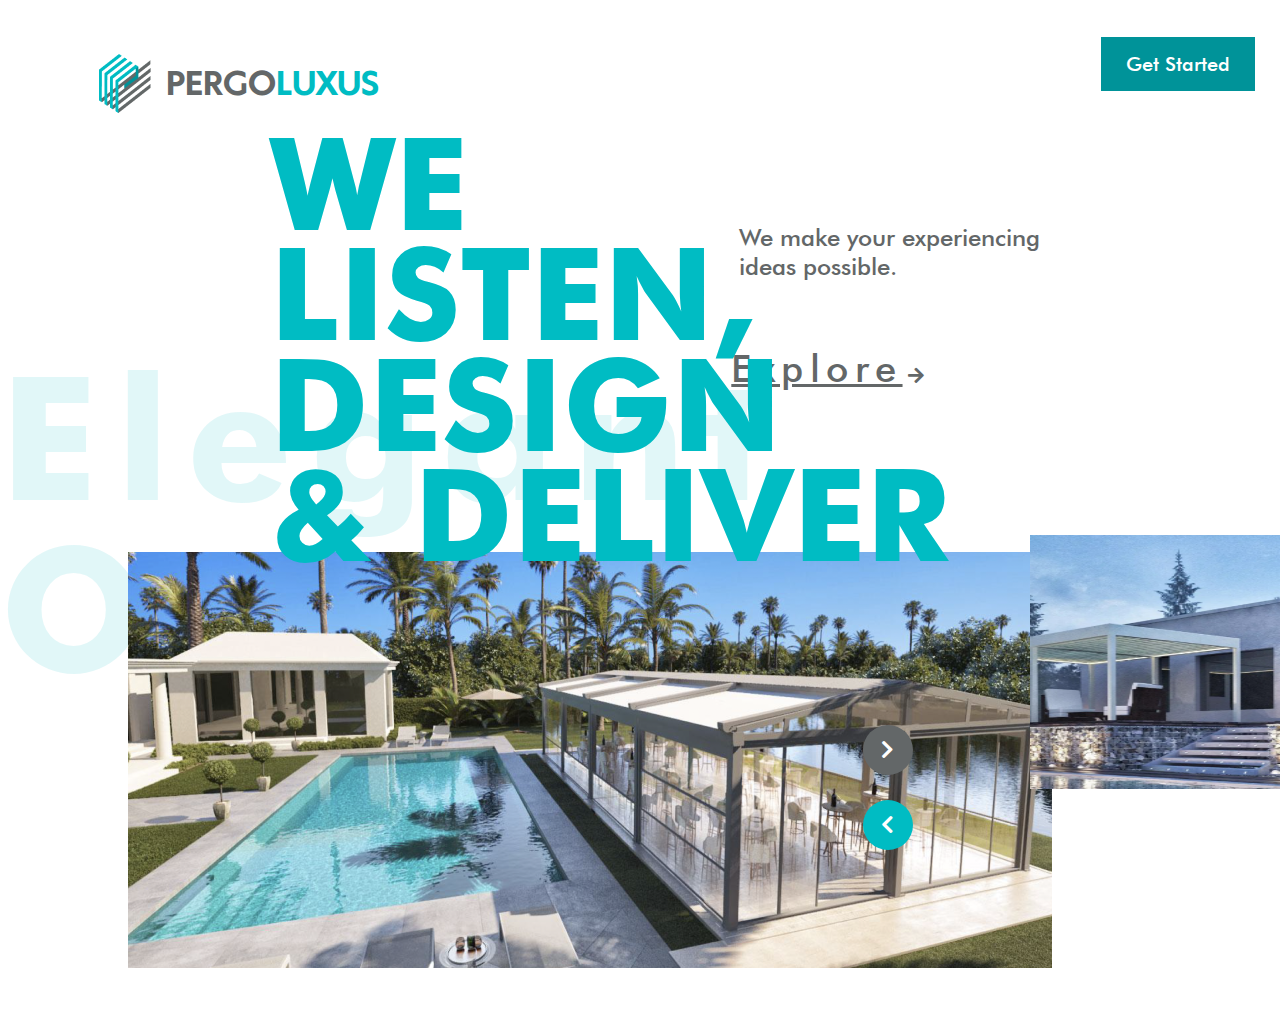
<file: index.html>
<!DOCTYPE html>
<html lang="en">
<head>
    <meta charset="UTF-8">
    <meta name="viewport" content="width=device-width, initial-scale=1.0">
    <title>PERGOLUXUS</title>
    <link rel="stylesheet" href="styles/intro-0.css">
    <link rel="stylesheet" href="https://cdnjs.cloudflare.com/ajax/libs/font-awesome/5.15.3/css/all.min.css">
</head>
<body class="body">
    <div class="navbar">
        <div class="logo" >
            <img src="/images/logo.png" alt="Logo">
            <span class="pergo">PERGO<span class="luxus">LUXUS</span>
        </div>
        <a href="home_page.html" class="get-started">Get Started</a>
    </div>

    </div>
    <div class="intro2-page">
        <div class="background-text">Elegant Outdoors</div>
        <div class="foreground-text">
            <span class="we">WE</span>
            <span class="listen">LISTEN,</span>
            <span class="design">DESIGN</span>
            <span class="deliver">& DELIVER</span>
        </div>
        <div class="intro-text">
            <span>We make your experiencing<br>ideas possible.</span>
            <a href="home_page.html" class="link">Explore<i class="fas fa-arrow-right"></i></a>
        </div>
        <div class="images-container">
            <img src="/images/Rectangle 1.png" alt="BImage" class="bImg">
            <img src="/images/14.png" alt="RImage" class="rImg">
        </div>
        <div class="arrow-circles">
            <div class="circle up-circle">
                <i class="fas fa-chevron-right"></i>
            </div>
            <div class="circle down-circle">
                <i class="fas fa-chevron-left"></i>
            </div>
        </div>
    </div>
</body>
</html>
</file>
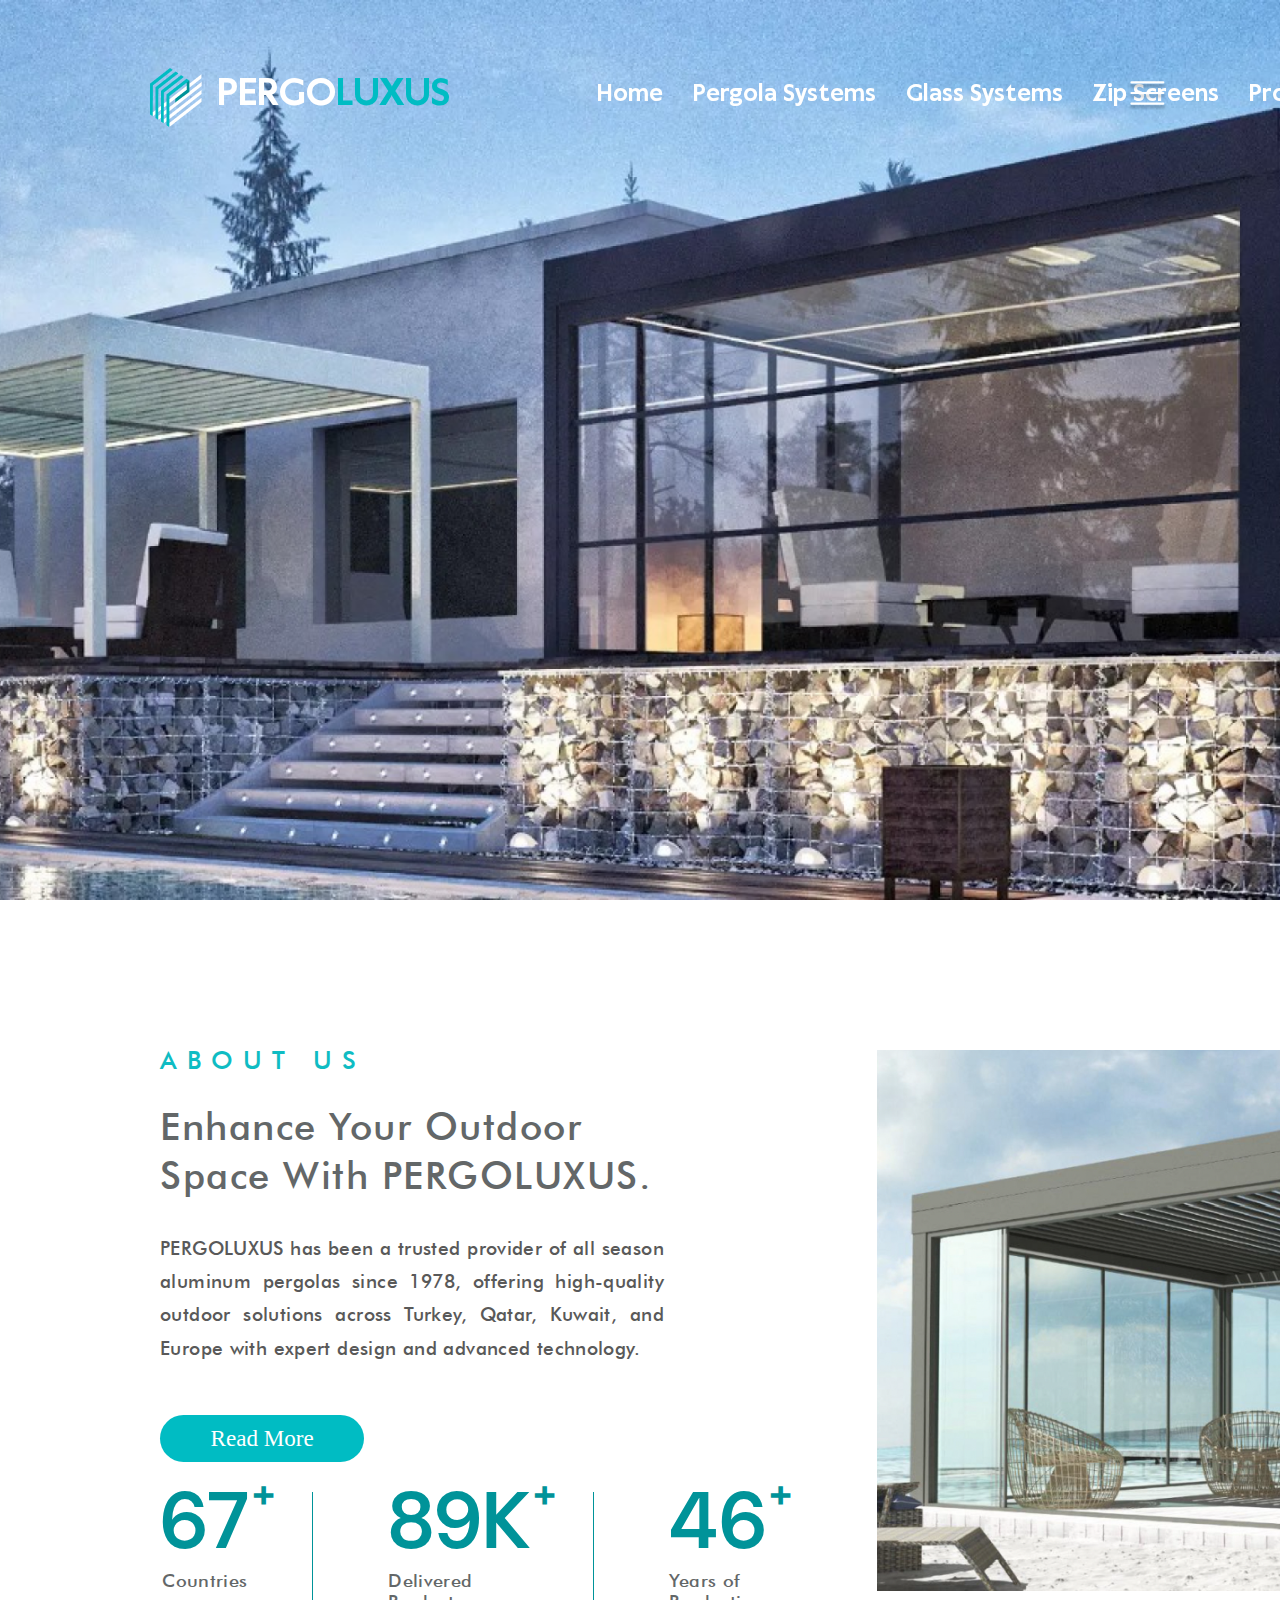
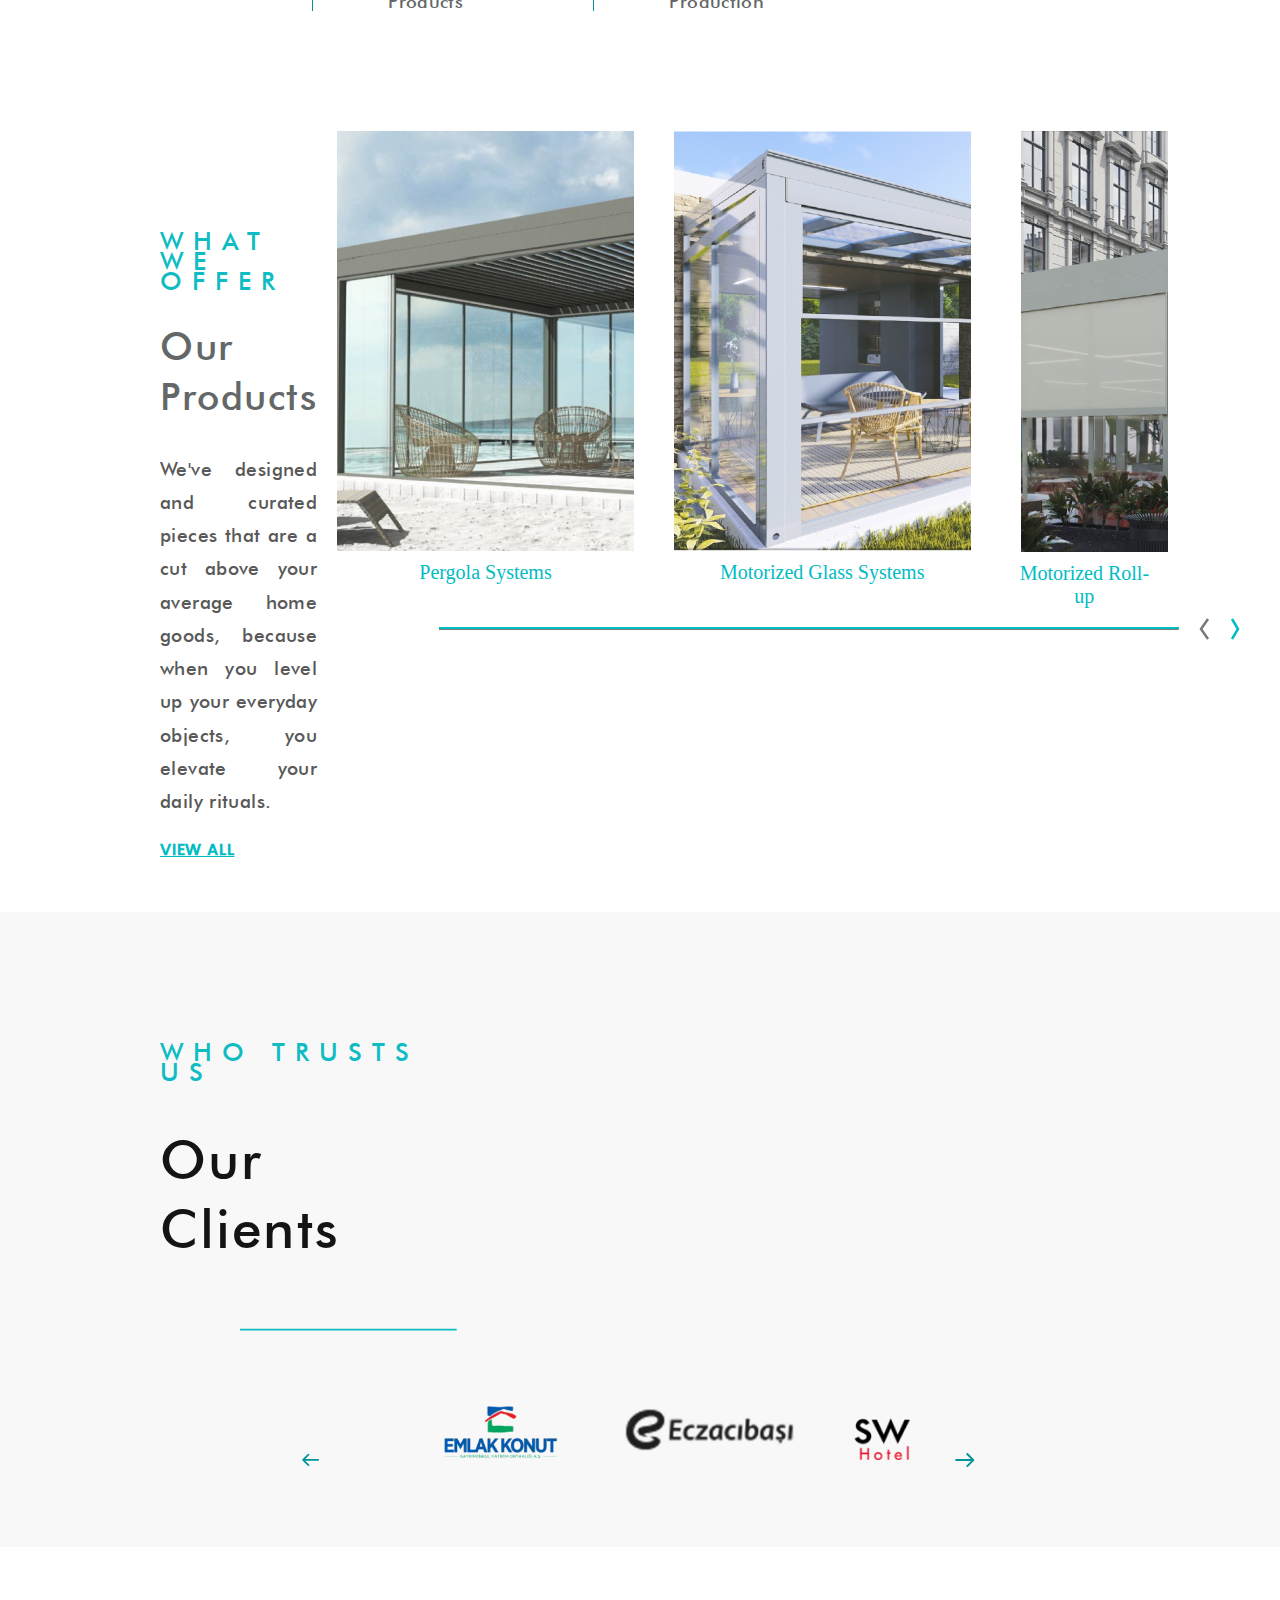
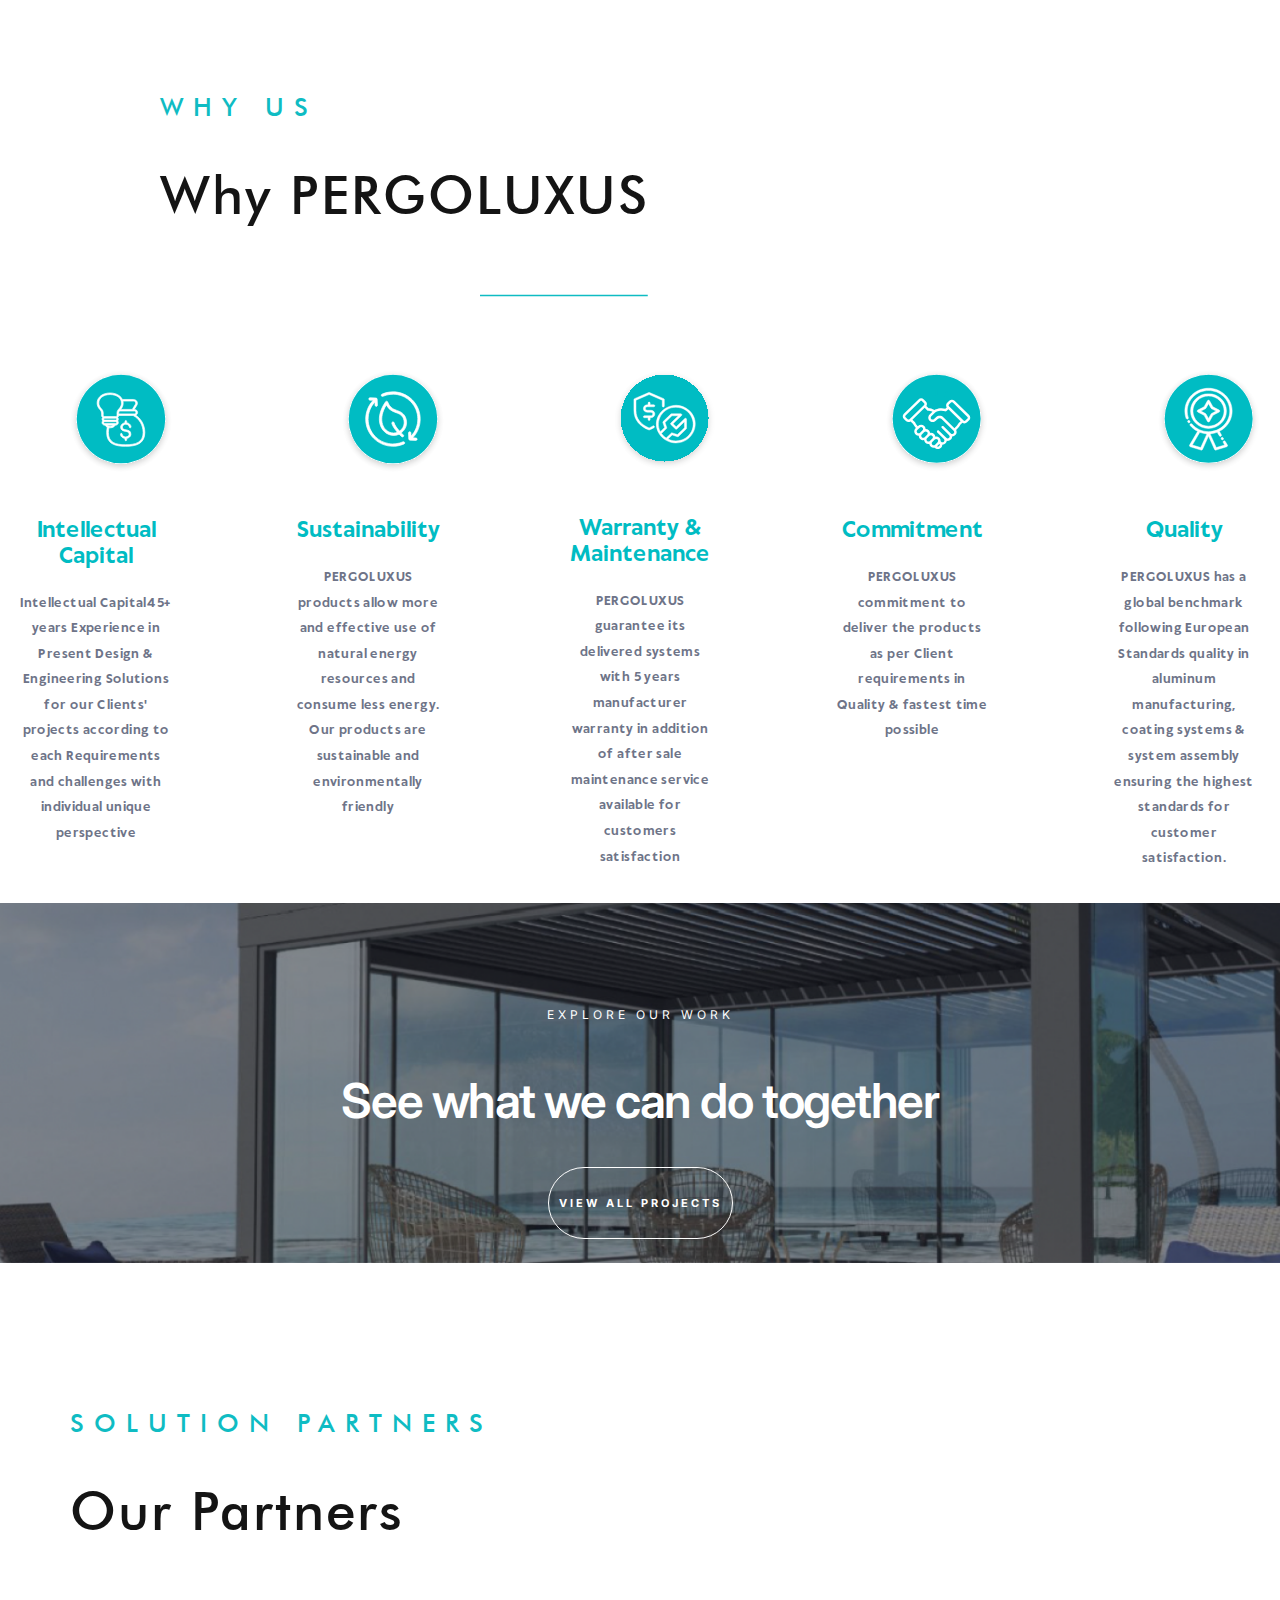
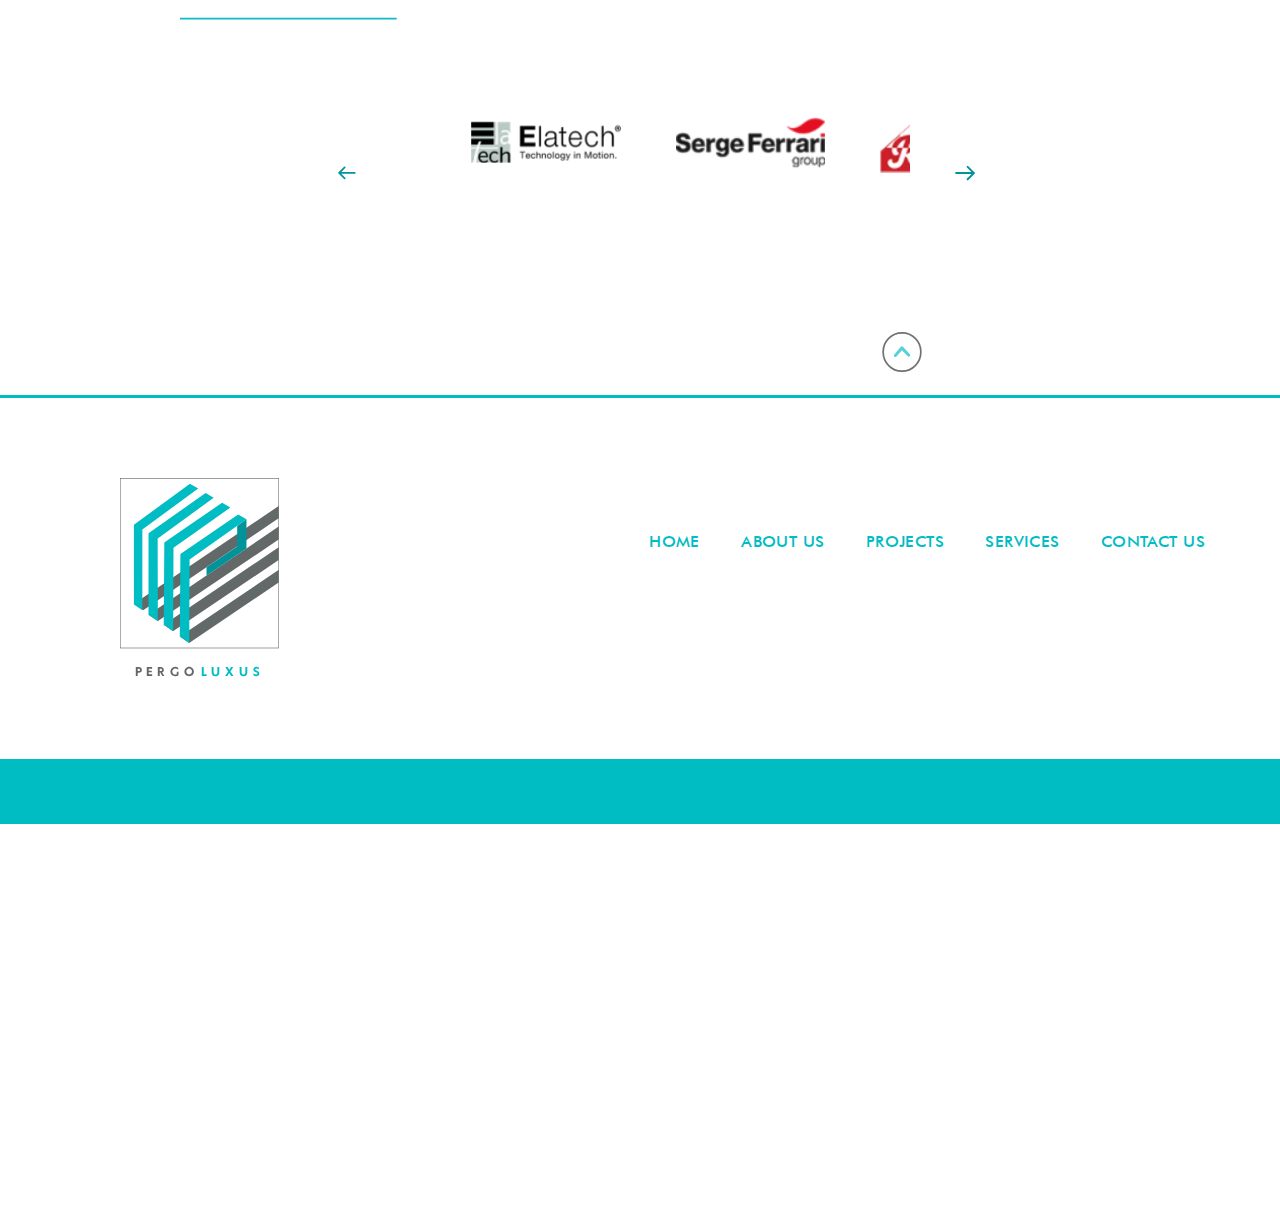
<file: home_page.html>
<!DOCTYPE html>
<html lang="en">
<head>
    <meta charset="UTF-8">
    <meta name="viewport" content="width=device-width, initial-scale=1.0">
    <title>PERGOLUXUS</title>
    <link rel="stylesheet" href="styles/hp.css">
    <script src="script.js"></script>
</head>
<body>
    <div class="home-page">
        <div id="navbar" class="navbar">
            <div class="logo" >
                <img src="/images/logoW.png" alt="Logo">
                <span class="pergo">PERGO<span class="luxus">LUXUS</span></span>
            </div>
            <div class="nav-links">
                <a href="/index.html">Home</a>
                <a href="#">Pergola Systems</a>
                <a href="#">Glass Systems</a>
                <a href="#">Zip Screens</a>
                <a href="#">Projects</a>
            </div>
            <div class="navbar-icon">
                <svg xmlns="http://www.w3.org/2000/svg" width="57" height="42" viewBox="0 0 57 42" fill="none">
                    <g filter="url(#filter0_d_28_239)">
                      <path class="icon-stroke" d="M6 2H11.2838H28.5391H45.5532H50.8634" stroke="white" stroke-width="3" stroke-linecap="round" stroke-linejoin="round"/>
                      <path class="icon-stroke" d="M6 31.8291H11.1359H28.421H45.4037H50.8634" stroke="white" stroke-width="3" stroke-linecap="round" stroke-linejoin="round"/>
                      <path class="icon-stroke" d="M6 16.9175H50.8634" stroke="white" stroke-width="3" stroke-linecap="round" stroke-linejoin="round"/>
                    </g>
                    <defs>
                      <filter id="filter0_d_28_239" x="0.5" y="0.5" width="55.8633" height="40.8291" filterUnits="userSpaceOnUse" color-interpolation-filters="sRGB">
                        <feFlood flood-opacity="0" result="BackgroundImageFix"/>
                        <feColorMatrix in="SourceAlpha" type="matrix" values="0 0 0 0 0 0 0 0 0 0 0 0 0 0 0 0 0 0 127 0" result="hardAlpha"/>
                        <feOffset dy="4"/>
                        <feGaussianBlur stdDeviation="2"/>
                        <feComposite in2="hardAlpha" operator="out"/>
                        <feColorMatrix type="matrix" values="0 0 0 0 0 0 0 0 0 0 0 0 0 0 0 0 0 0 0.25 0"/>
                        <feBlend mode="normal" in2="BackgroundImageFix" result="effect1_dropShadow_28_239"/>
                        <feBlend mode="normal" in="SourceGraphic" in2="effect1_dropShadow_28_239" result="shape"/>
                      </filter>
                    </defs>
                </svg>
            </div>
        </div>
    </div>

    <!-- About Us Page -->
    <div class="about-us">
        <div class="about-us-section">
            <div class="textUs">
                <h1>ABOUT US</h1>
                <h2>
                    <span>Enhance Your Outdoor</span><br>
                    <span>Space With PERGOLUXUS.</span>
                </h2>
                <div class="block">
                    <p>
                        PERGOLUXUS has been a trusted provider of all season aluminum pergolas since 1978, offering high-quality outdoor solutions across Turkey, Qatar, Kuwait, and Europe with expert design and advanced technology.
                    </p>
                </div>
            </div>

            <a href="#" class="read-more-btn">Read More</a>
            <div class="statistics">
                <div class="stat">
                    <span class="number-wrapper">
                        <span class="plus-sign">+</span>
                        <span class="number">67</span>
                    </span>
                    <span class="label">Countries</span>
                </div>
                <div class="stat">
                    <span class="number-wrapper">
                        <span class="plus-sign">+</span>
                        <span class="number">89K</span>
                    </span>
                    <span class="label">Delivered Products</span>
                </div>
                <div class="stat">
                    <span class="number-wrapper">
                        <span class="plus-sign">+</span>
                        <span class="number">46</span>
                    </span>
                    <span class="label">Years of Production</span>
                </div>
            </div>

            </div>
            <div class="image-containerUs">
                <img src="/images/16.png" alt="About Us Image" class="right-image">
            </div>
        </div>
    </div>
    <!-- what we offer -->
    <div class="what-we-offer">
        <div class="what-we-offer-section">
            <div class="textOffer">
                <h1>WHAT WE OFFER</h1>
                <h2>
                    <span>Our Products</span><br>
                </h2>
                <div class="block">
                    <p class="what-we-offer-description">
                        We've designed and curated pieces that are a cut above your average home goods, because when you level up your everyday objects, you elevate your daily rituals.
                    </p>
                    <a href="" class="view-all-link">View All</a>
                </div>

            </div>
            <div class="images-wrapper">
                <div class="images-slide">
                    <div class="image-s-container">
                        <img src="/images/17.png" alt="Image 1">
                        <div class="image-s-description">Pergola Systems</div>
                    </div>
                    <div class="image-s-container">
                        <img src="/images/18.png" alt="Image 2">
                        <div class="image-s-description">Motorized Glass Systems</div>
                    </div>
                    <div class="image-s-container">
                        <img src="/images/19.png" alt="Image 3">
                        <div class="image-s-description">Motorized Roll-up</div>
                    </div>
                </div>
                <div class="line-and-arrows">
                    <img src="/images/Line 100.png" alt="Line Image" class="image-line">
                    <div class="slider-arrows">
                        <svg xmlns="http://www.w3.org/2000/svg" width="11" height="22" viewBox="0 0 11 22" fill="none">
                            <path d="M9 1L2 11L9 21" stroke="#797979" stroke-width="2.5"/>
                        </svg>
                        <svg xmlns="http://www.w3.org/2000/svg" width="10" height="22" viewBox="0 0 10 22" fill="none">
                            <path d="M2 1L8 11L2 21" stroke="#00BCC3" stroke-width="2.5"/>
                        </svg>
                    </div>
                </div>
            </div>
        </div>
    </div>
    <!-- Who Trusts Us Section -->
    <div class="who-trust-us">
        <div class="who-trust-us-section">
            <div class="textTrust">
                <h1>Who Trusts Us</h1>
                <h2>Our Clients</h2>
                <svg xmlns="http://www.w3.org/2000/svg" width="217" height="3" viewBox="0 0 228 3" fill="none">
                    <path d="M1 1.6001L226.68 1.60008" stroke="#0FBCC3" stroke-width="2" stroke-linecap="square" stroke-linejoin="round"/>
                </svg>
            </div>
        </div>

        <div class="projs-container">
            <svg xmlns="http://www.w3.org/2000/svg" width="35" height="30" viewBox="0 0 35 30" fill="none">
                <path d="M3.3244 14.8177H32.9598" stroke="#009399" stroke-width="3.5" stroke-linecap="round" stroke-linejoin="round"/>
                <path d="M13.0911 25.5844L2.32439 14.8177L13.0911 4.051" stroke="#009399" stroke-width="3.5" stroke-linecap="round" stroke-linejoin="round"/>
              </svg>
            <div class="projs">
                <img src="/images/20.png" alt="proj0">
                <img src="/images/21.png" alt="proj1">
                <img src="/images/22.png" alt="proj2">
                <img src="/images/23.png" alt="proj3">
                <img src="/images/24.png" alt="proj4">
            </div>
            <svg xmlns="http://www.w3.org/2000/svg" width="40" height="30" viewBox="0 0 35 30" fill="none">
                <path d="M31.6353 15.1823L1.99994 15.1823" stroke="#009399" stroke-width="3.5" stroke-linecap="round" stroke-linejoin="round"/>
                <path d="M21.8687 4.41565L32.6353 15.1823L21.8687 25.949" stroke="#009399" stroke-width="3.5" stroke-linecap="round" stroke-linejoin="round"/>
            </svg>
        </div>
    </div>
    <div class="why-pergoluxus">
        <div class="why-us-section">
            <div class="textWhy">
                <h1>Why Us</h1>
                <h2>Why PERGOLUXUS</h2>
                <svg xmlns="http://www.w3.org/2000/svg" width="168" height="3" viewBox="0 0 228 3" fill="none">
                    <path d="M1 1.6001L226.68 1.60008" stroke="#0FBCC3" stroke-width="2" stroke-linecap="square" stroke-linejoin="round"/>
                </svg>
            </div>
        </div>
    </div>

    <div class="columns-container">
        <div class="column">
            <div class="column-image">
                <img src="/images/30.svg" alt="intIcon" class="svg-icon">
            </div>
            <h3>Intellectual Capital</h3>
            <p>Intellectual Capital45+ years Experience in Present Design & Engineering Solutions for our Clients' projects according to each Requirements and challenges with individual unique perspective</p>
        </div>

        <div class="column">
            <div class="column-image">
                <img src="/images/27.svg" alt="susIcon" class="svg-icon">
            </div>
            <h3>Sustainability</h3>
            <p>PERGOLUXUS products allow more and effective use of natural energy resources and consume less energy. Our products are sustainable and environmentally friendly</p>
        </div>

        <div class="column">
            <div class="column-image">
                <img src="/images/31.svg" alt="mainIcon" class="svg-icon">
            </div>
            <h3>Warranty & Maintenance</h3>
            <p>PERGOLUXUS guarantee its delivered systems with 5 years manufacturer warranty in addition of after sale maintenance service available for customers satisfaction</p>
        </div>

        <div class="column">
            <div class="column-image">
                <img src="/images/28.svg" alt="comIcon" class="svg-icon">
            </div>
            <h3>Commitment</h3>
            <p>PERGOLUXUS commitment to deliver the products as per Client requirements in Quality & fastest time possible</p>
        </div>

        <div class="column">
            <div class="column-image">
                <img src="/images/29.svg" alt="qualIcon" class="svg-icon">
            </div>
            <h3>Quality</h3>
            <p>PERGOLUXUS has a global benchmark following European Standards quality in aluminum manufacturing, coating systems & system assembly ensuring the highest standards for customer satisfaction.</p>
        </div>
    </div>
    <div class="explore-section">
        <div class="explore-content">
            <h4>EXPLORE OUR WORK</h4>
            <p>See what we can do together</p>
        </div>
        <div class="view-btn">
            <h4 class="view-all-button">View All Projects</h4>
        </div>
    </div>
    <!-- Partners section -->
    <div class="solution-partners">
        <div class="our-parts-section">
            <div class="textParts">
                <h1>Solution Partners</h1>
                <h2>Our Partners</h2>
                <svg xmlns="http://www.w3.org/2000/svg" width="217" height="3" viewBox="0 0 228 3" fill="none">
                    <path d="M1 1.6001L226.68 1.60008" stroke="#0FBCC3" stroke-width="2" stroke-linecap="square" stroke-linejoin="round"/>
                </svg>
            </div>
        </div>
        <div class="parts-container">
            <svg xmlns="http://www.w3.org/2000/svg" width="35" height="30" viewBox="0 0 35 30" fill="none">
                <path d="M3.3244 14.8177H32.9598" stroke="#009399" stroke-width="3.5" stroke-linecap="round" stroke-linejoin="round"/>
                <path d="M13.0911 25.5844L2.32439 14.8177L13.0911 4.051" stroke="#009399" stroke-width="3.5" stroke-linecap="round" stroke-linejoin="round"/>
              </svg>
            <div class="parts">
                <img src="/images/32.png">
                <img src="/images/33.png">
                <img src="/images/34.png">
                <img src="/images/35.png">
                <img src="/images/36.png">
                <!-- <img src="/images/37.png">
                <img src="/images/38.png">
                <img src="/images/39.png"> -->
            </div>
            <svg xmlns="http://www.w3.org/2000/svg" width="40" height="30" viewBox="0 0 35 30" fill="none">
                <path d="M31.6353 15.1823L1.99994 15.1823" stroke="#009399" stroke-width="3.5" stroke-linecap="round" stroke-linejoin="round"/>
                <path d="M21.8687 4.41565L32.6353 15.1823L21.8687 25.949" stroke="#009399" stroke-width="3.5" stroke-linecap="round" stroke-linejoin="round"/>
            </svg>
        </div>
    </div>
    <div class="arrCont">
        <a href="#top">
            <div class="back-to-top">
            <svg xmlns="http://www.w3.org/2000/svg" width="60" height="66" viewBox="0 0 60 66" fill="none">
                <path d="M17.4827 40.6742C17.7101 40.9143 17.978 41.1027 18.2709 41.2287C18.5638 41.3546 18.876 41.4156 19.1897 41.4081C19.5033 41.4006 19.8123 41.3248 20.0989 41.1851C20.3854 41.0453 20.644 40.8443 20.8597 40.5936L29.9074 30.1008L39.4451 40.1504C39.9047 40.6347 40.5187 40.8982 41.152 40.8831C41.7853 40.868 42.3861 40.5755 42.8221 40.0698C43.2581 39.5642 43.4937 38.8868 43.477 38.1868C43.4603 37.4868 43.1927 36.8215 42.7331 36.3372L31.4501 24.4487C31.2227 24.2086 30.9548 24.0201 30.6619 23.8942C30.369 23.7683 30.0568 23.7073 29.7431 23.7148C29.4295 23.7223 29.1205 23.7981 28.8339 23.9378C28.5474 24.0776 28.2888 24.2785 28.0731 24.5292L17.3697 36.9422C16.4836 37.9698 16.524 39.664 17.4827 40.6742Z" fill="#00BCC3"/>
            </svg>
            <svg xmlns="http://www.w3.org/2000/svg" width="69" height="70" viewBox="0 0 69 70" fill="none">
                <path d="M67.5 35C67.5 53.522 52.7051 68.5 34.5 68.5C16.2949 68.5 1.5 53.522 1.5 35C1.5 16.478 16.2949 1.5 34.5 1.5C52.7051 1.5 67.5 16.478 67.5 35Z" fill="white" fill-opacity="0.33" stroke="#727272" stroke-width="3"/>
            </svg>
        </div>
        </a>
    </div>
    <div class="sepspace">
        <img src="/images/frame55.png" alt="frame Image" class="frame">
    </div>
    <div class="footer-section">
        <div class="footer-content">
            <div class="footer-left">
                <img src="/images/logo.svg" alt="Logo">
                <!-- <span class="pergo">PERGO<span class="luxus">LUXUS</span></span> -->

            </div>
            <div class="footer-links">
                <a href="#home">Home</a>
                <a href="#about-us">About Us</a>
                <a href="#projects">Projects</a>
                <a href="#services">Services</a>
                <a href="#contact-us">Contact Us</a>
            </div>
        </div>
    </div>
    <div class="bottomFin">
        <img src="/images/frame55.png" alt="frame Image" class="fin">
    </div>
</body>
</html>
</file>
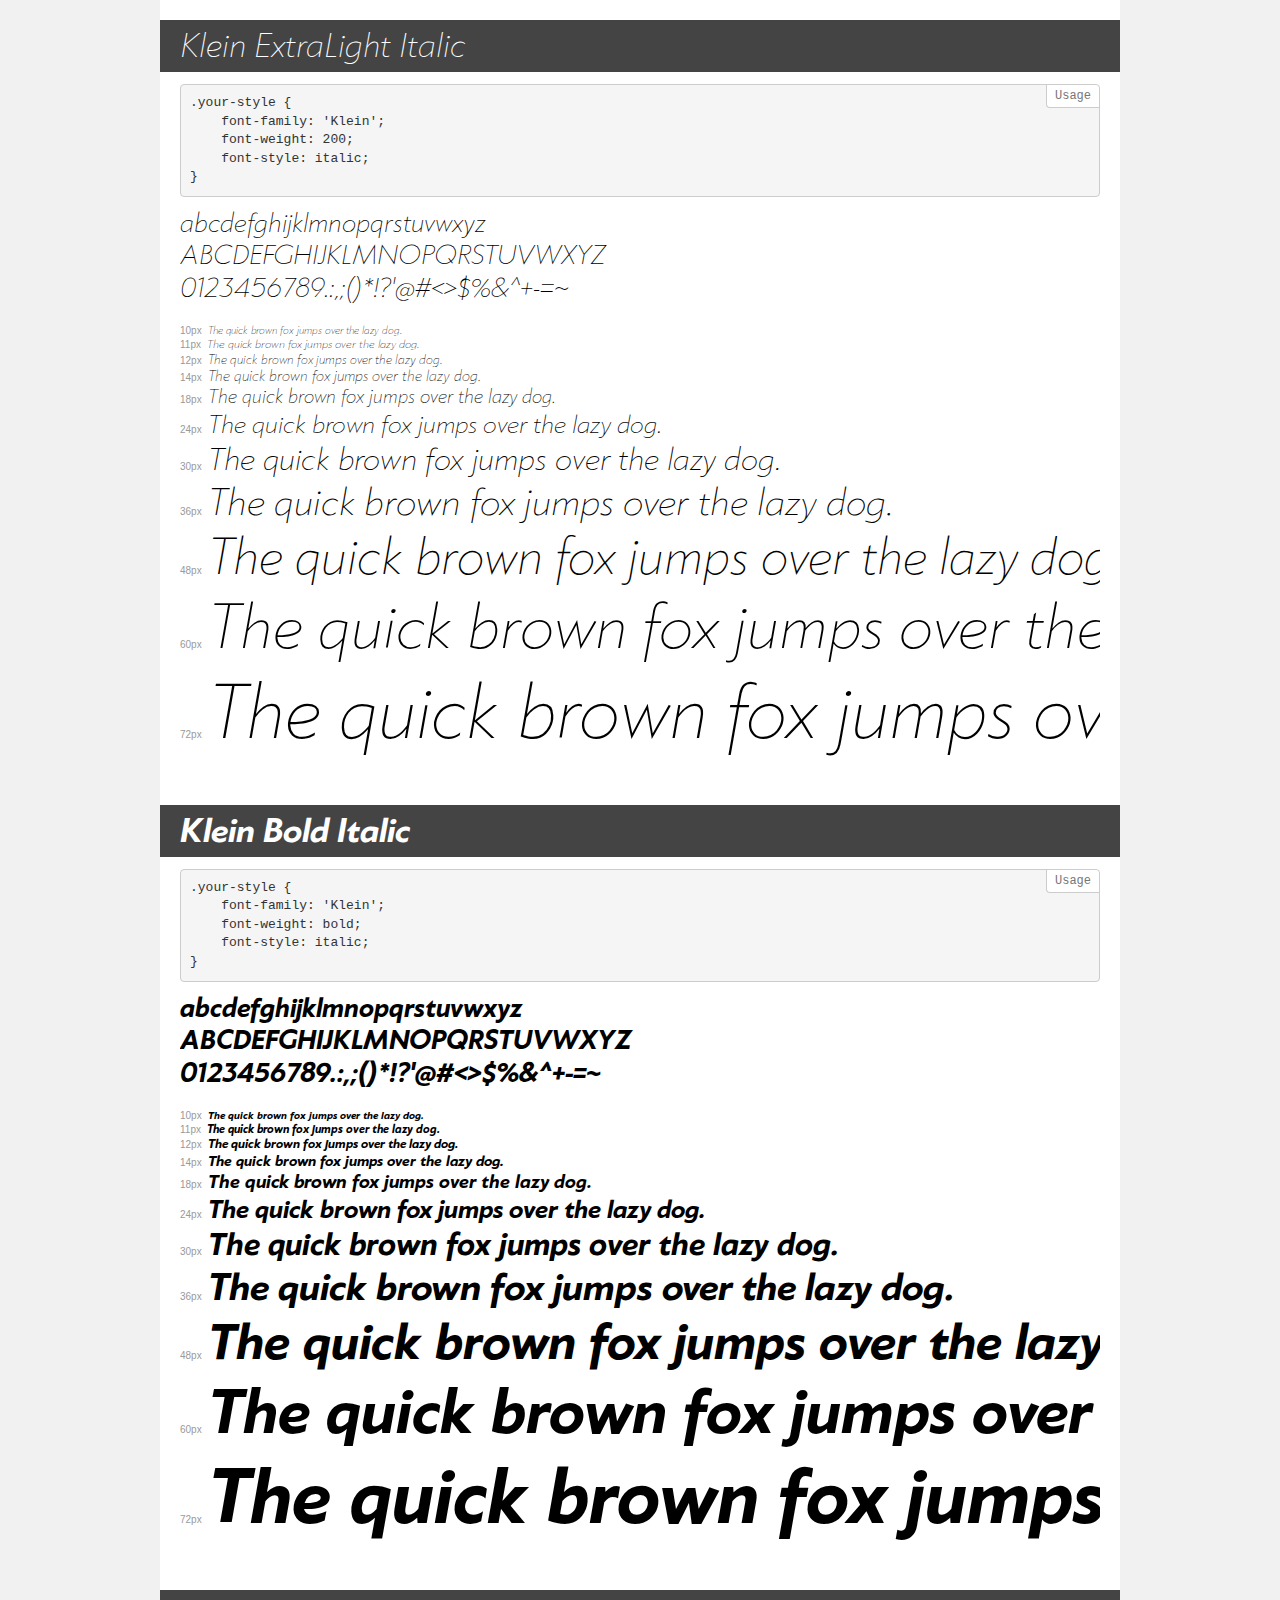
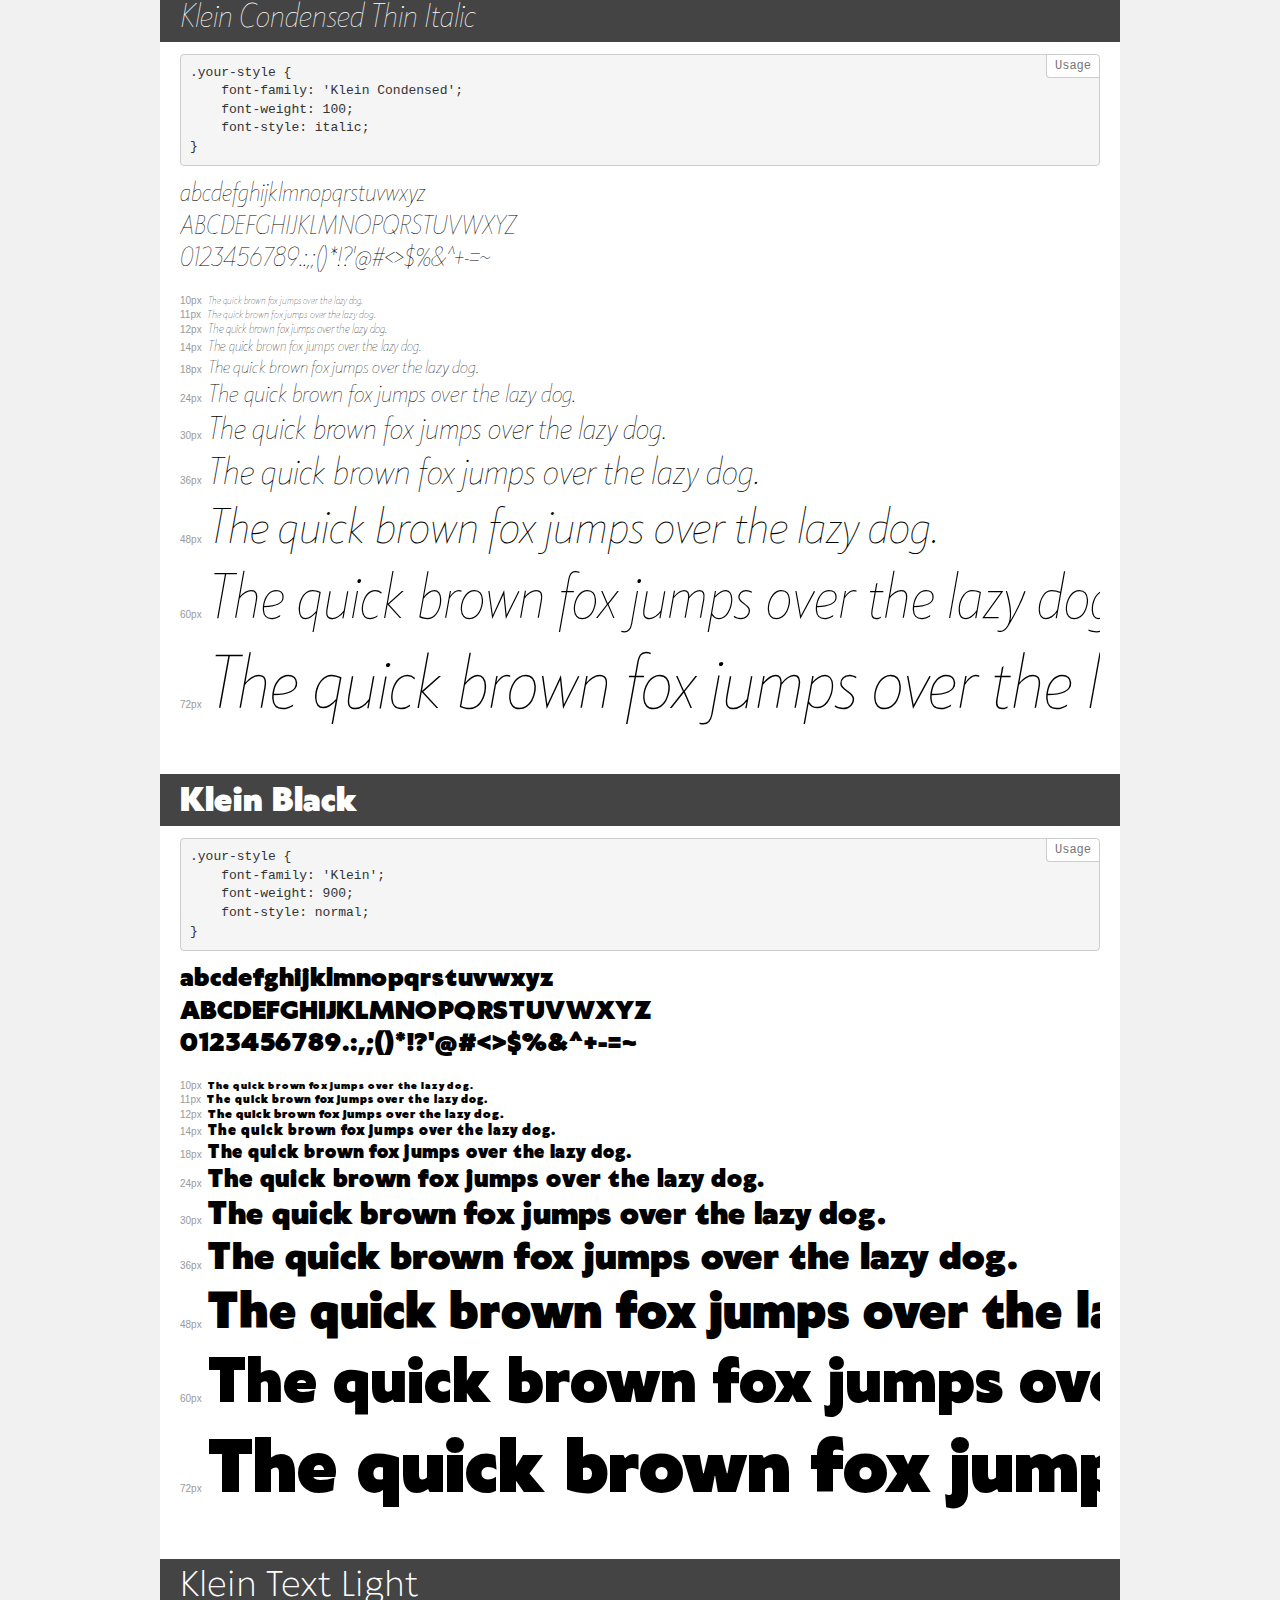
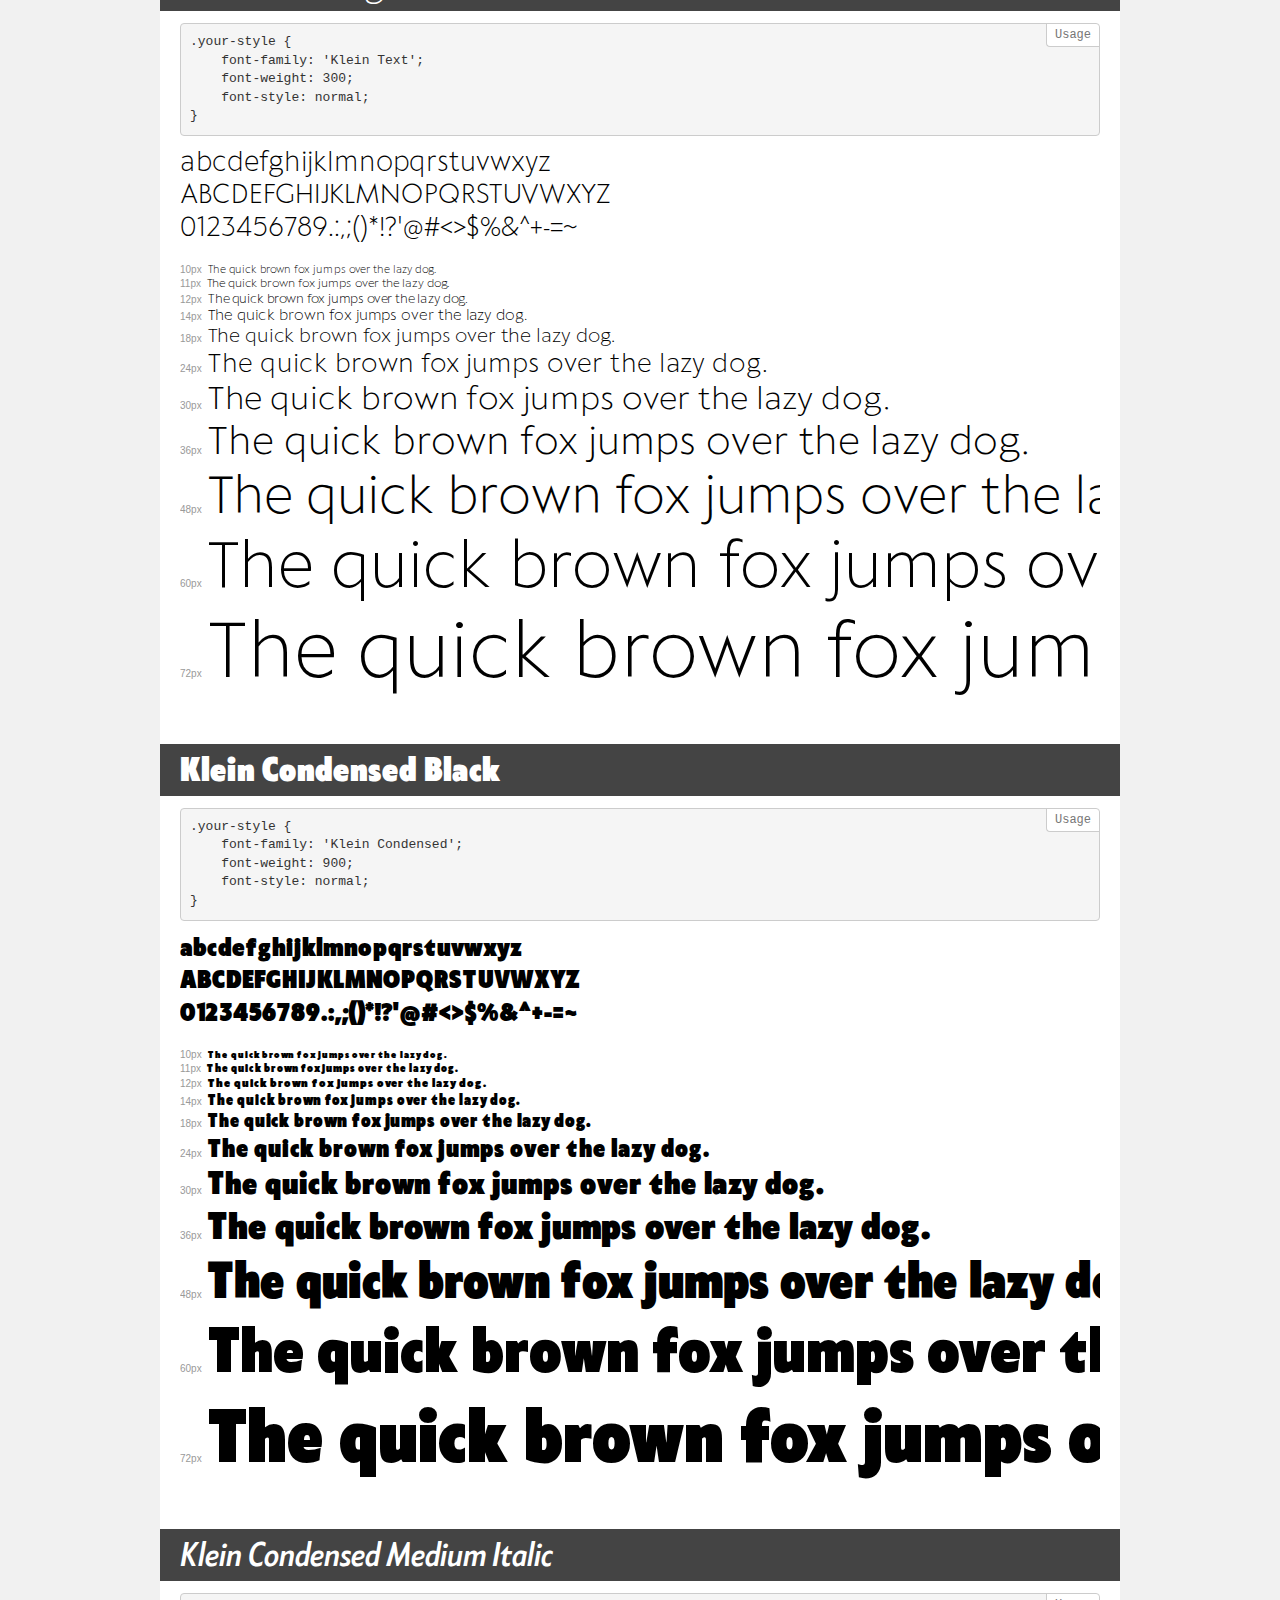
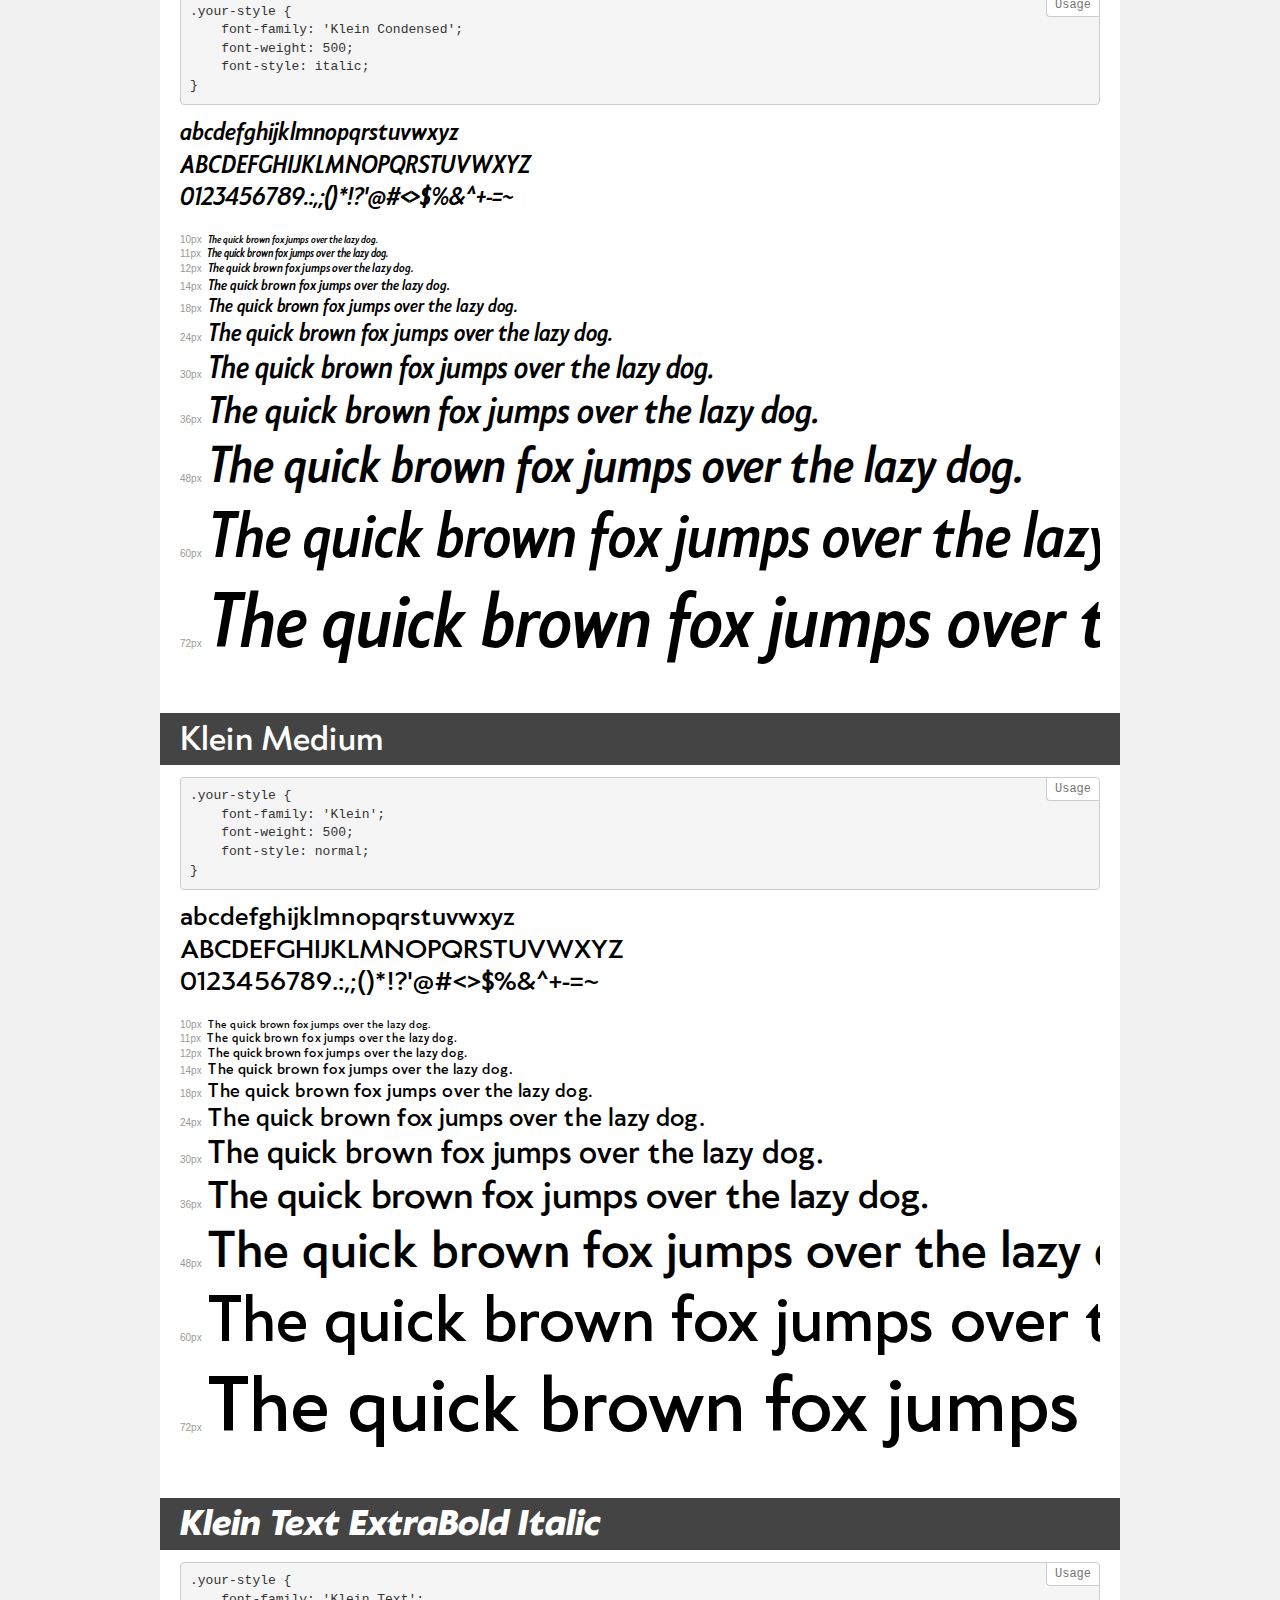
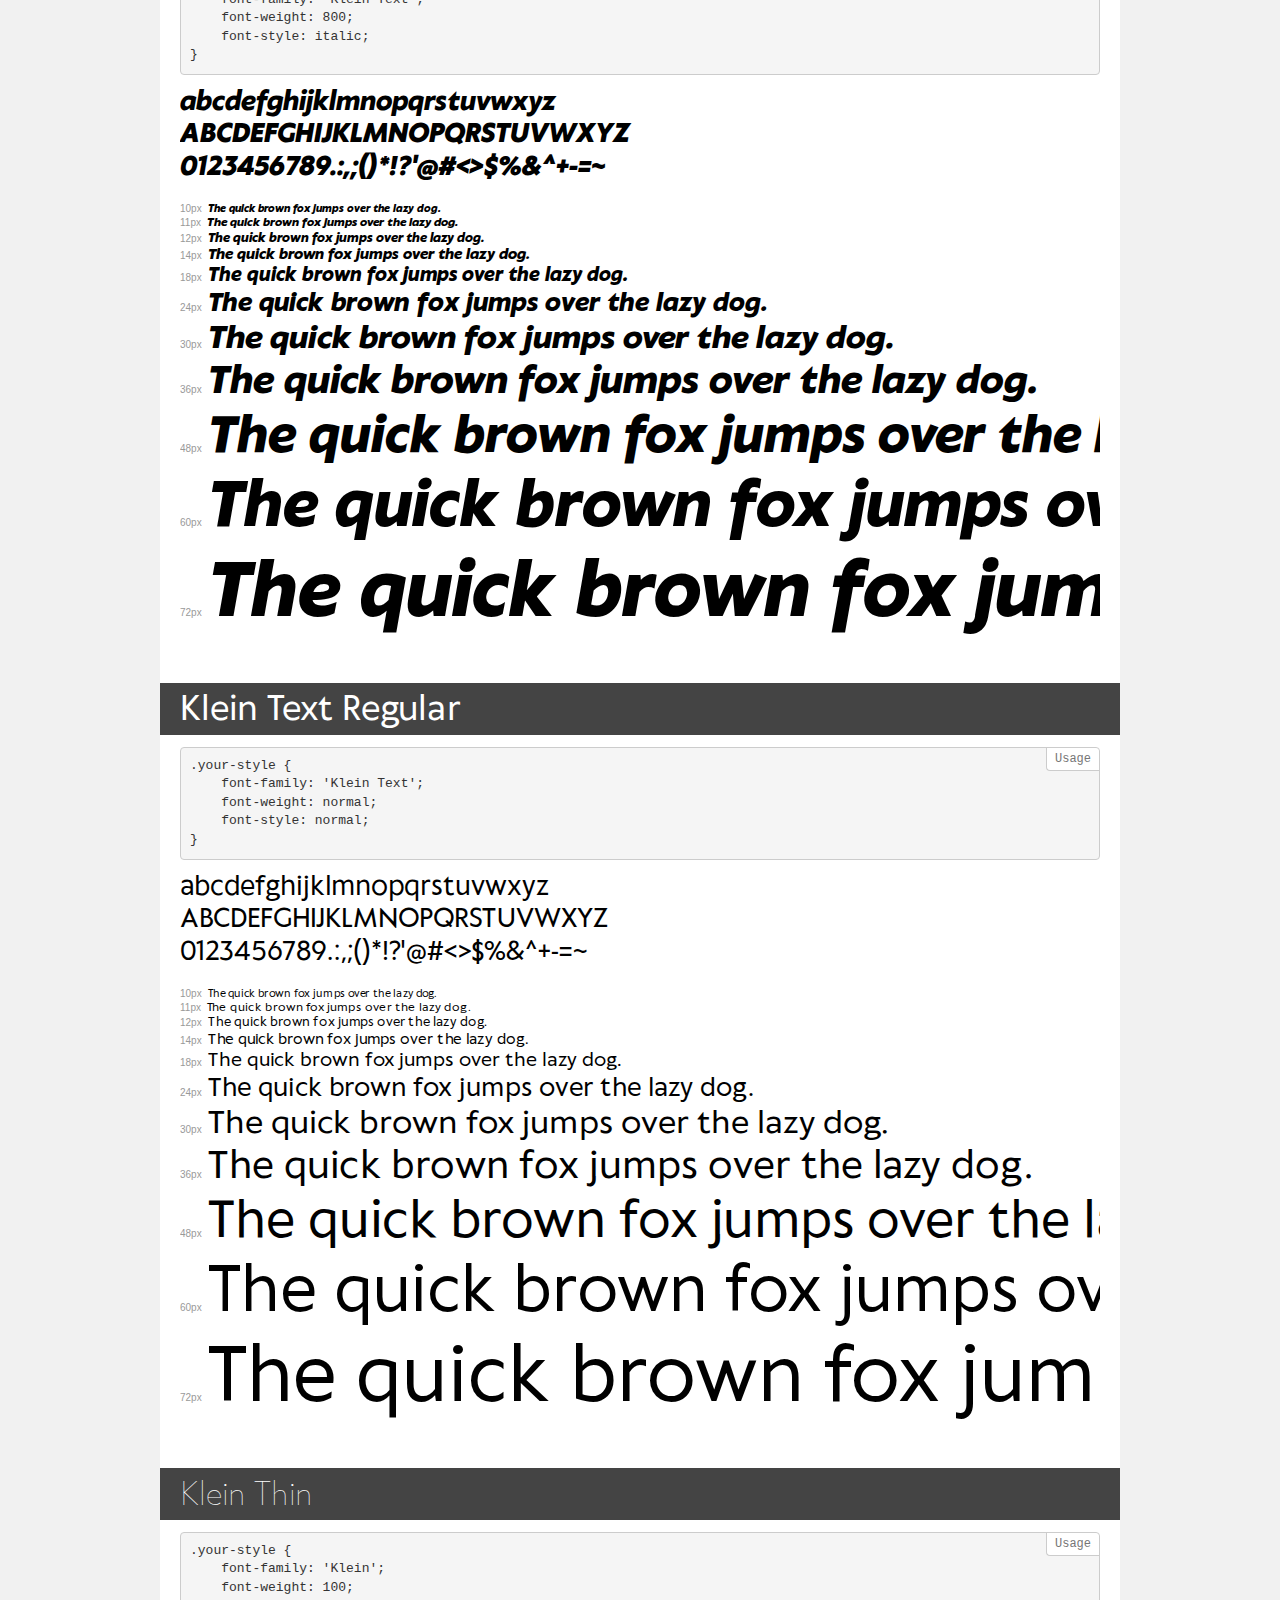
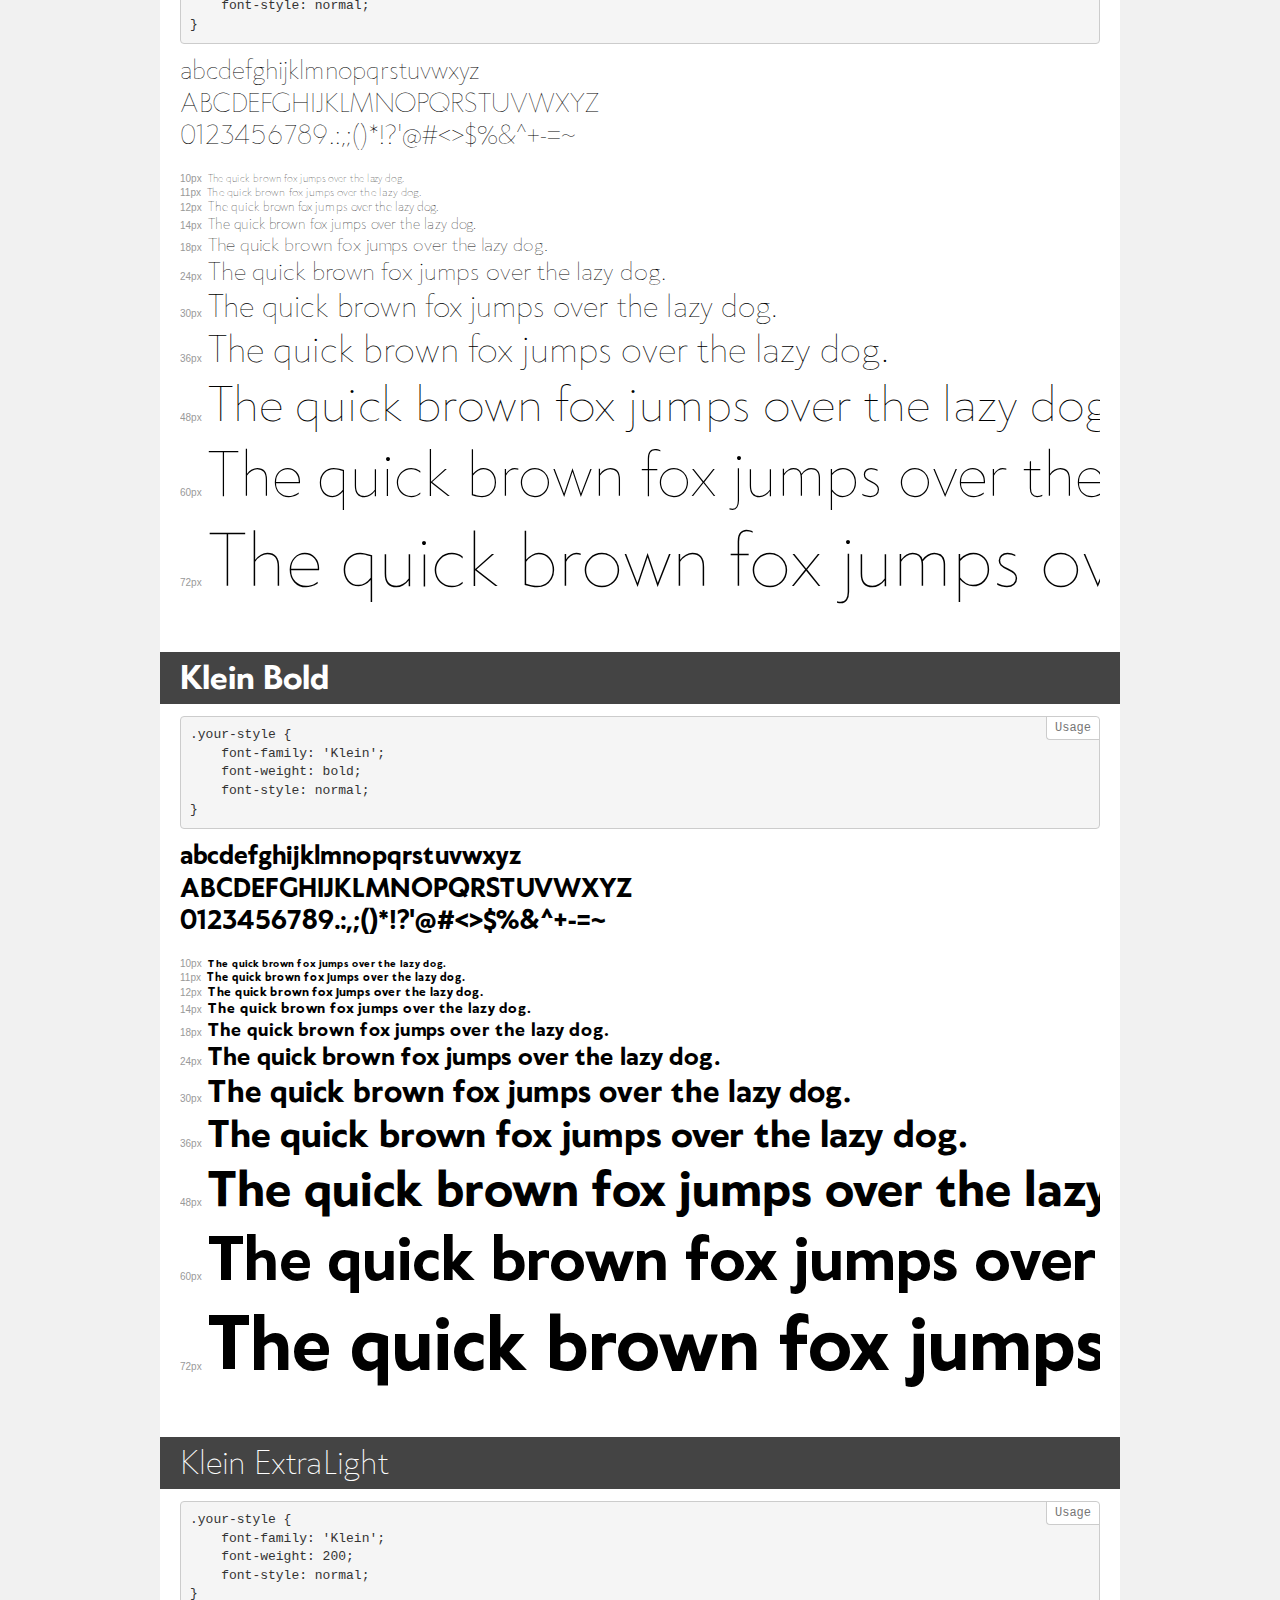
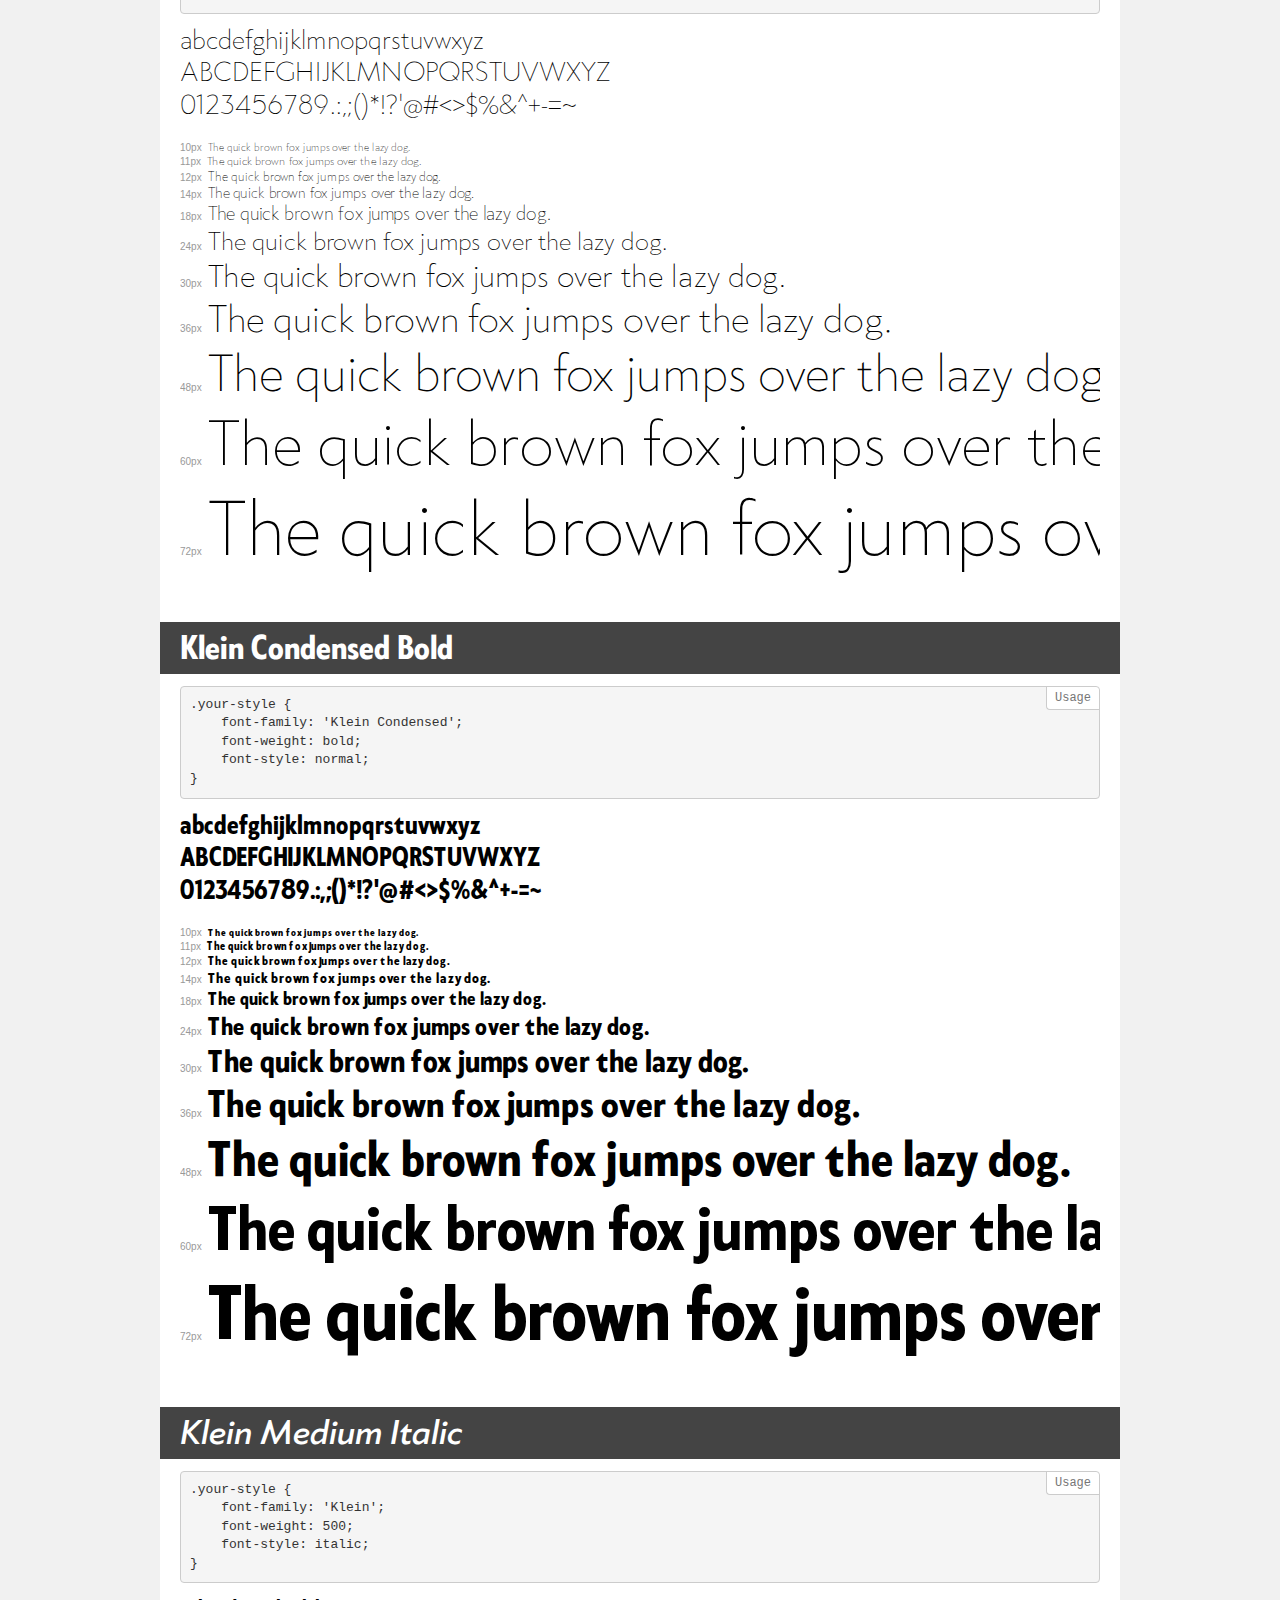
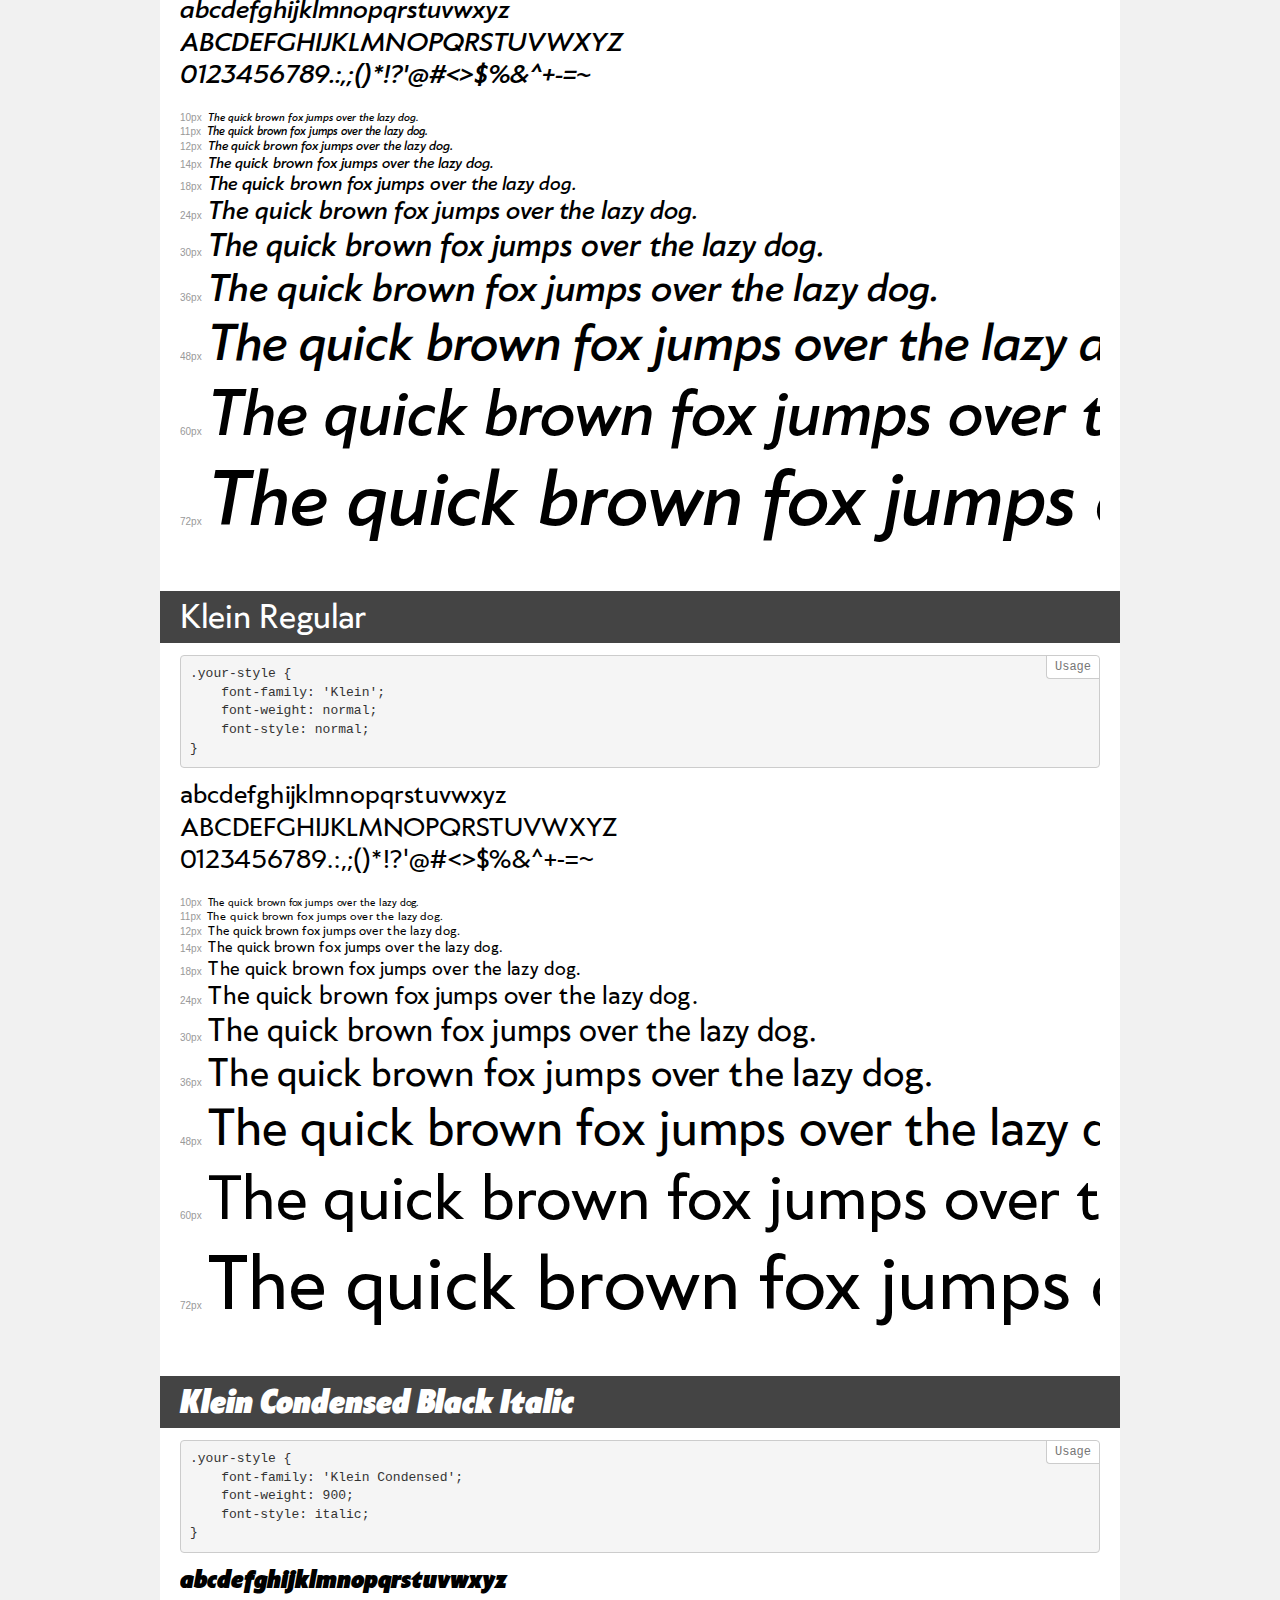
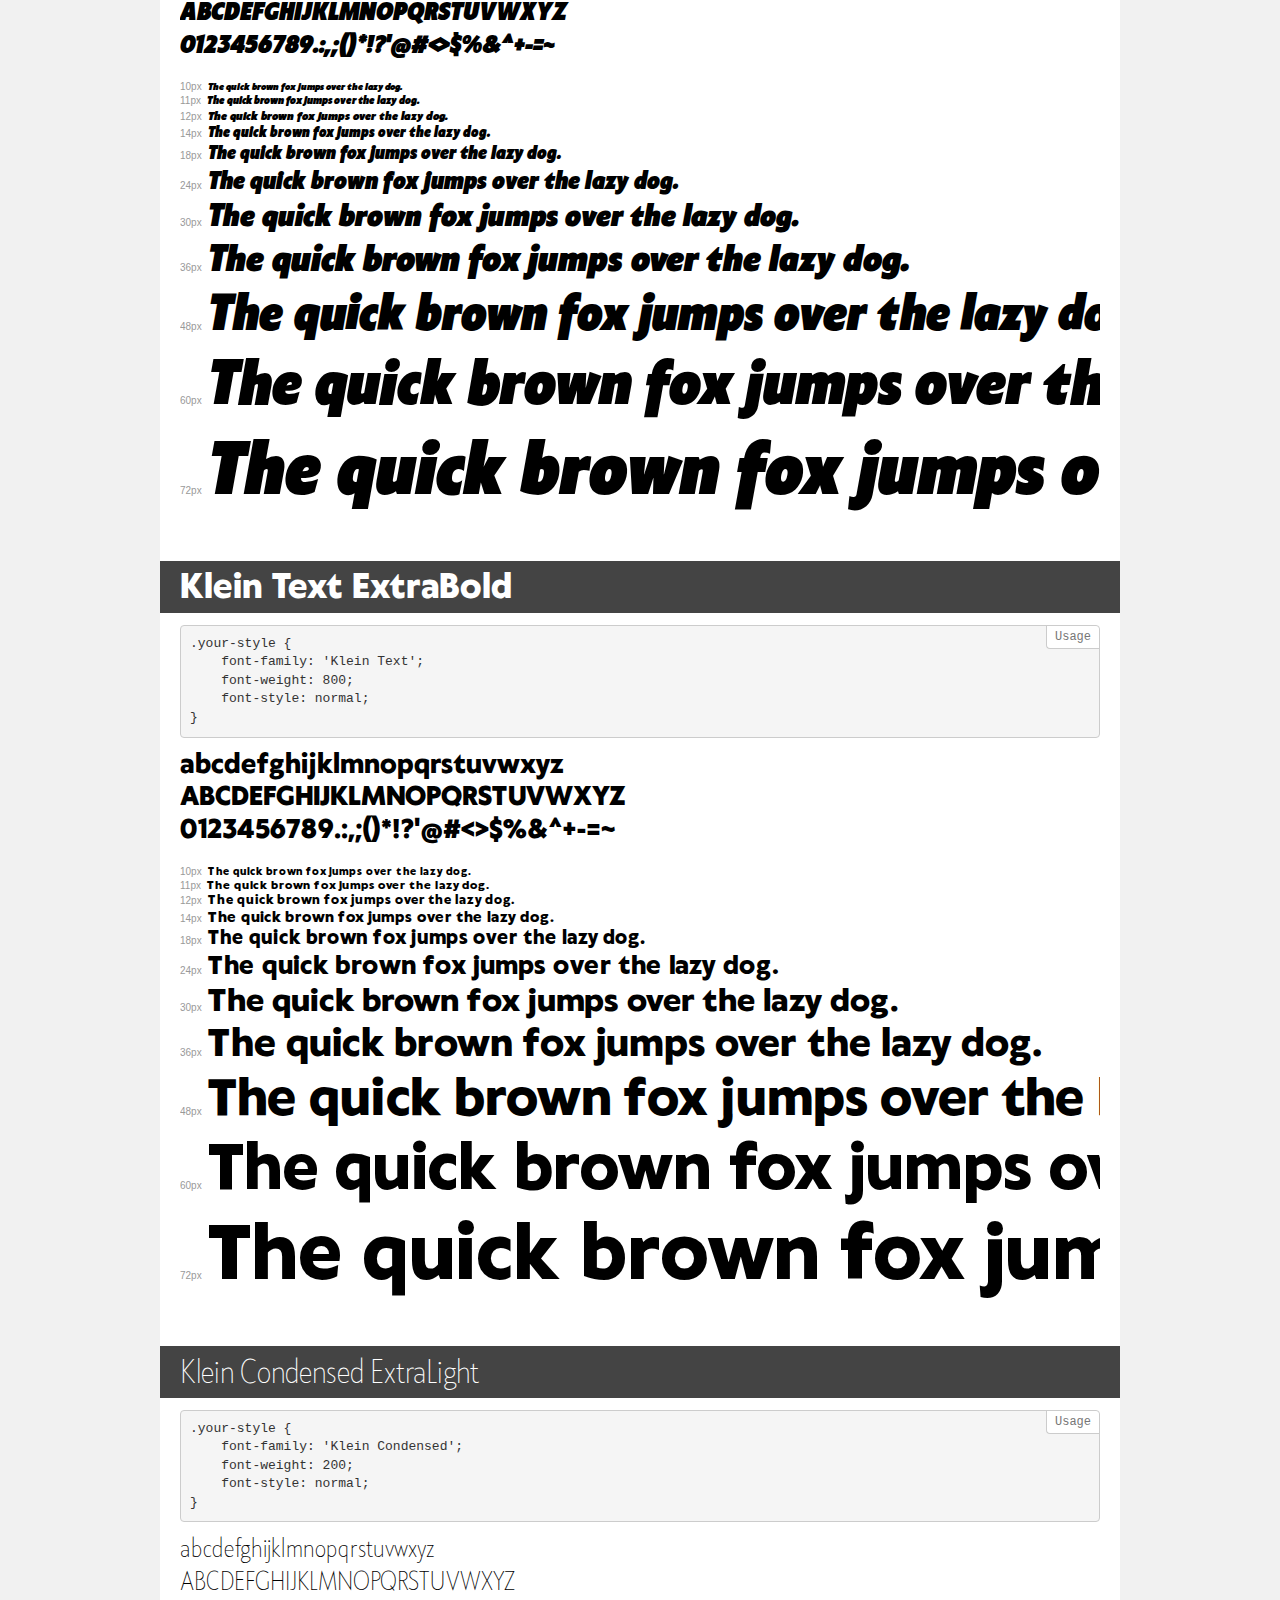
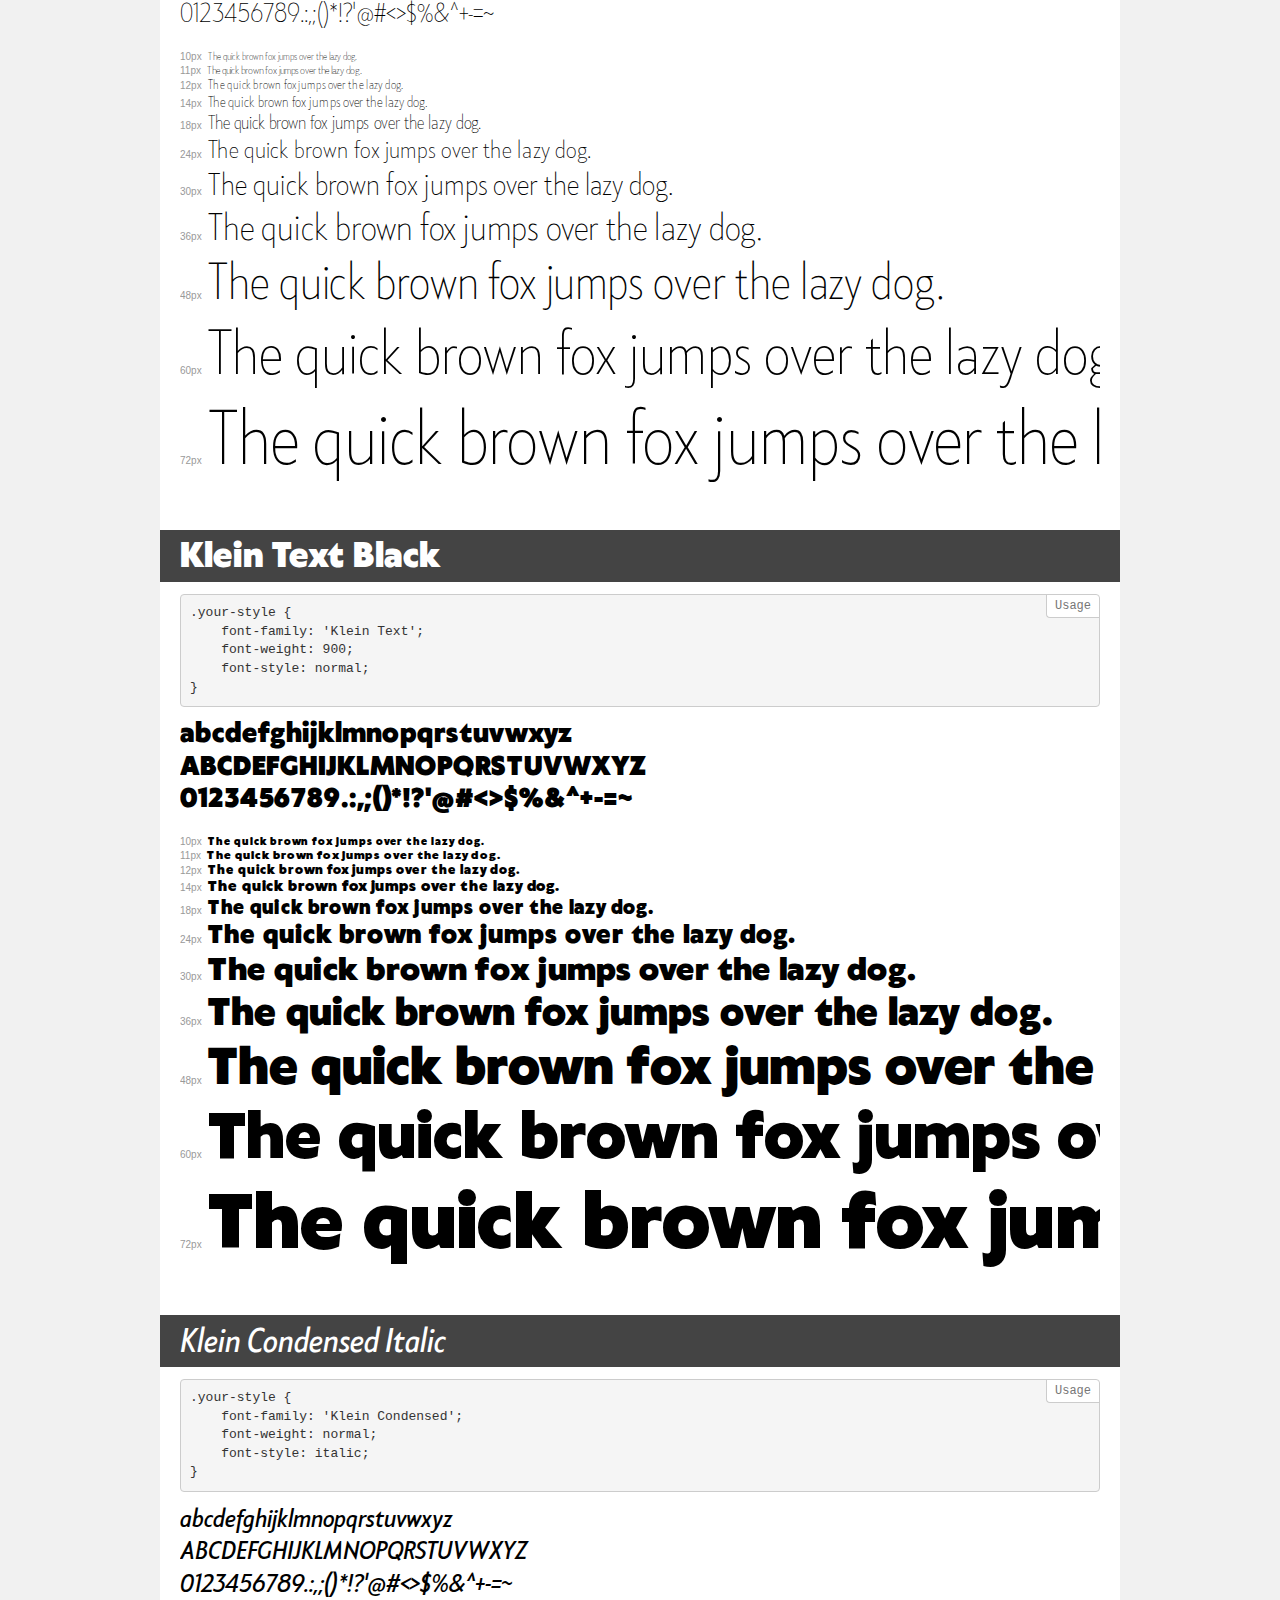
<file: fonts/klein/demo.html>
<!DOCTYPE html>
<html>
<head>
    <meta charset="utf-8">
    <meta http-equiv="X-UA-Compatible" content="IE=edge">
    <meta name="viewport" content="width=device-width, initial-scale=1">
    <meta name="robots" content="noindex, noarchive">
    <meta name="format-detection" content="telephone=no">
    <title>Transfonter demo</title>
    <link href="stylesheet.css" rel="stylesheet">
    <style>
        /*
        http://meyerweb.com/eric/tools/css/reset/
        v2.0 | 20110126
        License: none (public domain)
        */
        html, body, div, span, applet, object, iframe,
        h1, h2, h3, h4, h5, h6, p, blockquote, pre,
        a, abbr, acronym, address, big, cite, code,
        del, dfn, em, img, ins, kbd, q, s, samp,
        small, strike, strong, sub, sup, tt, var,
        b, u, i, center,
        dl, dt, dd, ol, ul, li,
        fieldset, form, label, legend,
        table, caption, tbody, tfoot, thead, tr, th, td,
        article, aside, canvas, details, embed,
        figure, figcaption, footer, header, hgroup,
        menu, nav, output, ruby, section, summary,
        time, mark, audio, video {
            margin: 0;
            padding: 0;
            border: 0;
            font-size: 100%;
            font: inherit;
            vertical-align: baseline;
        }
        /* HTML5 display-role reset for older browsers */
        article, aside, details, figcaption, figure,
        footer, header, hgroup, menu, nav, section {
            display: block;
        }
        body {
            line-height: 1;
        }
        ol, ul {
            list-style: none;
        }
        blockquote, q {
            quotes: none;
        }
        blockquote:before, blockquote:after,
        q:before, q:after {
            content: '';
            content: none;
        }
        table {
            border-collapse: collapse;
            border-spacing: 0;
        }
        /* common styles */
        body {
            background: #f1f1f1;
            color: #000;
        }
        .page {
            background: #fff;
            width: 920px;
            margin: 0 auto;
            padding: 20px 20px 0 20px;
            overflow: hidden;
        }
        .font-container {
            overflow-x: auto;
            overflow-y: hidden;
            margin-bottom: 40px;
            line-height: 1.3;
            white-space: nowrap;
            padding-bottom: 5px;
        }
        h1 {
            position: relative;
            background: #444;
            font-size: 32px;
            color: #fff;
            padding: 10px 20px;
            margin: 0 -20px 12px -20px;
        }
        .letters {
            font-size: 25px;
            margin-bottom: 20px;
        }
        .s10:before {
            content: '10px';
        }
        .s11:before {
            content: '11px';
        }
        .s12:before {
            content: '12px';
        }
        .s14:before {
            content: '14px';
        }
        .s18:before {
            content: '18px';
        }
        .s24:before {
            content: '24px';
        }
        .s30:before {
            content: '30px';
        }
        .s36:before {
            content: '36px';
        }
        .s48:before {
            content: '48px';
        }
        .s60:before {
            content: '60px';
        }
        .s72:before {
            content: '72px';
        }
        .s10:before, .s11:before, .s12:before, .s14:before,
        .s18:before, .s24:before, .s30:before, .s36:before,
        .s48:before, .s60:before, .s72:before {
            font-family: Arial, sans-serif;
            font-size: 10px;
            font-weight: normal;
            font-style: normal;
            color: #999;
            padding-right: 6px;
        }
        pre {
            display: block;
            position: relative;
            padding: 9px;
            margin: 0 0 10px;
            font-family: Monaco, Menlo, Consolas, "Courier New", monospace !important;
            font-size: 13px;
            line-height: 1.428571429;
            color: #333;
            font-weight: normal !important;
            font-style: normal !important;
            background-color: #f5f5f5;
            border: 1px solid #ccc;
            overflow-x: auto;
            border-radius: 4px;
        }
        pre:after {
            display: block;
            position: absolute;
            right: 0;
            top: 0;
            content: 'Usage';
            line-height: 1;
            padding: 5px 8px;
            font-size: 12px;
            color: #767676;
            background-color: #fff;
            border: 1px solid #ccc;
            border-right: none;
            border-top: none;
            border-radius: 0 4px 0 4px;
            z-index: 10;
        }
        /* responsive */
        @media (max-width: 959px) {
            .page {
                width: auto;
                margin: 0;
            }
        }
    </style>
</head>
<body>
<div class="page">
    <div class="demo" style="font-family: 'Klein'; font-weight: 200; font-style: italic;">
        <h1>Klein ExtraLight Italic</h1>
        <pre>.your-style {
    font-family: 'Klein';
    font-weight: 200;
    font-style: italic;
}</pre>
        <div class="font-container">
            <p class="letters">
                abcdefghijklmnopqrstuvwxyz<br>
ABCDEFGHIJKLMNOPQRSTUVWXYZ<br>
                0123456789.:,;()*!?'@#<>$%&^+-=~
            </p>
            <p class="s10" style="font-size: 10px;">The quick brown fox jumps over the lazy dog.</p>
            <p class="s11" style="font-size: 11px;">The quick brown fox jumps over the lazy dog.</p>
            <p class="s12" style="font-size: 12px;">The quick brown fox jumps over the lazy dog.</p>
            <p class="s14" style="font-size: 14px;">The quick brown fox jumps over the lazy dog.</p>
            <p class="s18" style="font-size: 18px;">The quick brown fox jumps over the lazy dog.</p>
            <p class="s24" style="font-size: 24px;">The quick brown fox jumps over the lazy dog.</p>
            <p class="s30" style="font-size: 30px;">The quick brown fox jumps over the lazy dog.</p>
            <p class="s36" style="font-size: 36px;">The quick brown fox jumps over the lazy dog.</p>
            <p class="s48" style="font-size: 48px;">The quick brown fox jumps over the lazy dog.</p>
            <p class="s60" style="font-size: 60px;">The quick brown fox jumps over the lazy dog.</p>
            <p class="s72" style="font-size: 72px;">The quick brown fox jumps over the lazy dog.</p>
        </div>
    </div>
    <div class="demo" style="font-family: 'Klein'; font-weight: bold; font-style: italic;">
        <h1>Klein Bold Italic</h1>
        <pre>.your-style {
    font-family: 'Klein';
    font-weight: bold;
    font-style: italic;
}</pre>
        <div class="font-container">
            <p class="letters">
                abcdefghijklmnopqrstuvwxyz<br>
ABCDEFGHIJKLMNOPQRSTUVWXYZ<br>
                0123456789.:,;()*!?'@#<>$%&^+-=~
            </p>
            <p class="s10" style="font-size: 10px;">The quick brown fox jumps over the lazy dog.</p>
            <p class="s11" style="font-size: 11px;">The quick brown fox jumps over the lazy dog.</p>
            <p class="s12" style="font-size: 12px;">The quick brown fox jumps over the lazy dog.</p>
            <p class="s14" style="font-size: 14px;">The quick brown fox jumps over the lazy dog.</p>
            <p class="s18" style="font-size: 18px;">The quick brown fox jumps over the lazy dog.</p>
            <p class="s24" style="font-size: 24px;">The quick brown fox jumps over the lazy dog.</p>
            <p class="s30" style="font-size: 30px;">The quick brown fox jumps over the lazy dog.</p>
            <p class="s36" style="font-size: 36px;">The quick brown fox jumps over the lazy dog.</p>
            <p class="s48" style="font-size: 48px;">The quick brown fox jumps over the lazy dog.</p>
            <p class="s60" style="font-size: 60px;">The quick brown fox jumps over the lazy dog.</p>
            <p class="s72" style="font-size: 72px;">The quick brown fox jumps over the lazy dog.</p>
        </div>
    </div>
    <div class="demo" style="font-family: 'Klein Condensed'; font-weight: 100; font-style: italic;">
        <h1>Klein Condensed Thin Italic</h1>
        <pre>.your-style {
    font-family: 'Klein Condensed';
    font-weight: 100;
    font-style: italic;
}</pre>
        <div class="font-container">
            <p class="letters">
                abcdefghijklmnopqrstuvwxyz<br>
ABCDEFGHIJKLMNOPQRSTUVWXYZ<br>
                0123456789.:,;()*!?'@#<>$%&^+-=~
            </p>
            <p class="s10" style="font-size: 10px;">The quick brown fox jumps over the lazy dog.</p>
            <p class="s11" style="font-size: 11px;">The quick brown fox jumps over the lazy dog.</p>
            <p class="s12" style="font-size: 12px;">The quick brown fox jumps over the lazy dog.</p>
            <p class="s14" style="font-size: 14px;">The quick brown fox jumps over the lazy dog.</p>
            <p class="s18" style="font-size: 18px;">The quick brown fox jumps over the lazy dog.</p>
            <p class="s24" style="font-size: 24px;">The quick brown fox jumps over the lazy dog.</p>
            <p class="s30" style="font-size: 30px;">The quick brown fox jumps over the lazy dog.</p>
            <p class="s36" style="font-size: 36px;">The quick brown fox jumps over the lazy dog.</p>
            <p class="s48" style="font-size: 48px;">The quick brown fox jumps over the lazy dog.</p>
            <p class="s60" style="font-size: 60px;">The quick brown fox jumps over the lazy dog.</p>
            <p class="s72" style="font-size: 72px;">The quick brown fox jumps over the lazy dog.</p>
        </div>
    </div>
    <div class="demo" style="font-family: 'Klein'; font-weight: 900; font-style: normal;">
        <h1>Klein Black</h1>
        <pre>.your-style {
    font-family: 'Klein';
    font-weight: 900;
    font-style: normal;
}</pre>
        <div class="font-container">
            <p class="letters">
                abcdefghijklmnopqrstuvwxyz<br>
ABCDEFGHIJKLMNOPQRSTUVWXYZ<br>
                0123456789.:,;()*!?'@#<>$%&^+-=~
            </p>
            <p class="s10" style="font-size: 10px;">The quick brown fox jumps over the lazy dog.</p>
            <p class="s11" style="font-size: 11px;">The quick brown fox jumps over the lazy dog.</p>
            <p class="s12" style="font-size: 12px;">The quick brown fox jumps over the lazy dog.</p>
            <p class="s14" style="font-size: 14px;">The quick brown fox jumps over the lazy dog.</p>
            <p class="s18" style="font-size: 18px;">The quick brown fox jumps over the lazy dog.</p>
            <p class="s24" style="font-size: 24px;">The quick brown fox jumps over the lazy dog.</p>
            <p class="s30" style="font-size: 30px;">The quick brown fox jumps over the lazy dog.</p>
            <p class="s36" style="font-size: 36px;">The quick brown fox jumps over the lazy dog.</p>
            <p class="s48" style="font-size: 48px;">The quick brown fox jumps over the lazy dog.</p>
            <p class="s60" style="font-size: 60px;">The quick brown fox jumps over the lazy dog.</p>
            <p class="s72" style="font-size: 72px;">The quick brown fox jumps over the lazy dog.</p>
        </div>
    </div>
    <div class="demo" style="font-family: 'Klein Text'; font-weight: 300; font-style: normal;">
        <h1>Klein Text Light</h1>
        <pre>.your-style {
    font-family: 'Klein Text';
    font-weight: 300;
    font-style: normal;
}</pre>
        <div class="font-container">
            <p class="letters">
                abcdefghijklmnopqrstuvwxyz<br>
ABCDEFGHIJKLMNOPQRSTUVWXYZ<br>
                0123456789.:,;()*!?'@#<>$%&^+-=~
            </p>
            <p class="s10" style="font-size: 10px;">The quick brown fox jumps over the lazy dog.</p>
            <p class="s11" style="font-size: 11px;">The quick brown fox jumps over the lazy dog.</p>
            <p class="s12" style="font-size: 12px;">The quick brown fox jumps over the lazy dog.</p>
            <p class="s14" style="font-size: 14px;">The quick brown fox jumps over the lazy dog.</p>
            <p class="s18" style="font-size: 18px;">The quick brown fox jumps over the lazy dog.</p>
            <p class="s24" style="font-size: 24px;">The quick brown fox jumps over the lazy dog.</p>
            <p class="s30" style="font-size: 30px;">The quick brown fox jumps over the lazy dog.</p>
            <p class="s36" style="font-size: 36px;">The quick brown fox jumps over the lazy dog.</p>
            <p class="s48" style="font-size: 48px;">The quick brown fox jumps over the lazy dog.</p>
            <p class="s60" style="font-size: 60px;">The quick brown fox jumps over the lazy dog.</p>
            <p class="s72" style="font-size: 72px;">The quick brown fox jumps over the lazy dog.</p>
        </div>
    </div>
    <div class="demo" style="font-family: 'Klein Condensed'; font-weight: 900; font-style: normal;">
        <h1>Klein Condensed Black</h1>
        <pre>.your-style {
    font-family: 'Klein Condensed';
    font-weight: 900;
    font-style: normal;
}</pre>
        <div class="font-container">
            <p class="letters">
                abcdefghijklmnopqrstuvwxyz<br>
ABCDEFGHIJKLMNOPQRSTUVWXYZ<br>
                0123456789.:,;()*!?'@#<>$%&^+-=~
            </p>
            <p class="s10" style="font-size: 10px;">The quick brown fox jumps over the lazy dog.</p>
            <p class="s11" style="font-size: 11px;">The quick brown fox jumps over the lazy dog.</p>
            <p class="s12" style="font-size: 12px;">The quick brown fox jumps over the lazy dog.</p>
            <p class="s14" style="font-size: 14px;">The quick brown fox jumps over the lazy dog.</p>
            <p class="s18" style="font-size: 18px;">The quick brown fox jumps over the lazy dog.</p>
            <p class="s24" style="font-size: 24px;">The quick brown fox jumps over the lazy dog.</p>
            <p class="s30" style="font-size: 30px;">The quick brown fox jumps over the lazy dog.</p>
            <p class="s36" style="font-size: 36px;">The quick brown fox jumps over the lazy dog.</p>
            <p class="s48" style="font-size: 48px;">The quick brown fox jumps over the lazy dog.</p>
            <p class="s60" style="font-size: 60px;">The quick brown fox jumps over the lazy dog.</p>
            <p class="s72" style="font-size: 72px;">The quick brown fox jumps over the lazy dog.</p>
        </div>
    </div>
    <div class="demo" style="font-family: 'Klein Condensed'; font-weight: 500; font-style: italic;">
        <h1>Klein Condensed Medium Italic</h1>
        <pre>.your-style {
    font-family: 'Klein Condensed';
    font-weight: 500;
    font-style: italic;
}</pre>
        <div class="font-container">
            <p class="letters">
                abcdefghijklmnopqrstuvwxyz<br>
ABCDEFGHIJKLMNOPQRSTUVWXYZ<br>
                0123456789.:,;()*!?'@#<>$%&^+-=~
            </p>
            <p class="s10" style="font-size: 10px;">The quick brown fox jumps over the lazy dog.</p>
            <p class="s11" style="font-size: 11px;">The quick brown fox jumps over the lazy dog.</p>
            <p class="s12" style="font-size: 12px;">The quick brown fox jumps over the lazy dog.</p>
            <p class="s14" style="font-size: 14px;">The quick brown fox jumps over the lazy dog.</p>
            <p class="s18" style="font-size: 18px;">The quick brown fox jumps over the lazy dog.</p>
            <p class="s24" style="font-size: 24px;">The quick brown fox jumps over the lazy dog.</p>
            <p class="s30" style="font-size: 30px;">The quick brown fox jumps over the lazy dog.</p>
            <p class="s36" style="font-size: 36px;">The quick brown fox jumps over the lazy dog.</p>
            <p class="s48" style="font-size: 48px;">The quick brown fox jumps over the lazy dog.</p>
            <p class="s60" style="font-size: 60px;">The quick brown fox jumps over the lazy dog.</p>
            <p class="s72" style="font-size: 72px;">The quick brown fox jumps over the lazy dog.</p>
        </div>
    </div>
    <div class="demo" style="font-family: 'Klein'; font-weight: 500; font-style: normal;">
        <h1>Klein Medium</h1>
        <pre>.your-style {
    font-family: 'Klein';
    font-weight: 500;
    font-style: normal;
}</pre>
        <div class="font-container">
            <p class="letters">
                abcdefghijklmnopqrstuvwxyz<br>
ABCDEFGHIJKLMNOPQRSTUVWXYZ<br>
                0123456789.:,;()*!?'@#<>$%&^+-=~
            </p>
            <p class="s10" style="font-size: 10px;">The quick brown fox jumps over the lazy dog.</p>
            <p class="s11" style="font-size: 11px;">The quick brown fox jumps over the lazy dog.</p>
            <p class="s12" style="font-size: 12px;">The quick brown fox jumps over the lazy dog.</p>
            <p class="s14" style="font-size: 14px;">The quick brown fox jumps over the lazy dog.</p>
            <p class="s18" style="font-size: 18px;">The quick brown fox jumps over the lazy dog.</p>
            <p class="s24" style="font-size: 24px;">The quick brown fox jumps over the lazy dog.</p>
            <p class="s30" style="font-size: 30px;">The quick brown fox jumps over the lazy dog.</p>
            <p class="s36" style="font-size: 36px;">The quick brown fox jumps over the lazy dog.</p>
            <p class="s48" style="font-size: 48px;">The quick brown fox jumps over the lazy dog.</p>
            <p class="s60" style="font-size: 60px;">The quick brown fox jumps over the lazy dog.</p>
            <p class="s72" style="font-size: 72px;">The quick brown fox jumps over the lazy dog.</p>
        </div>
    </div>
    <div class="demo" style="font-family: 'Klein Text'; font-weight: 800; font-style: italic;">
        <h1>Klein Text ExtraBold Italic</h1>
        <pre>.your-style {
    font-family: 'Klein Text';
    font-weight: 800;
    font-style: italic;
}</pre>
        <div class="font-container">
            <p class="letters">
                abcdefghijklmnopqrstuvwxyz<br>
ABCDEFGHIJKLMNOPQRSTUVWXYZ<br>
                0123456789.:,;()*!?'@#<>$%&^+-=~
            </p>
            <p class="s10" style="font-size: 10px;">The quick brown fox jumps over the lazy dog.</p>
            <p class="s11" style="font-size: 11px;">The quick brown fox jumps over the lazy dog.</p>
            <p class="s12" style="font-size: 12px;">The quick brown fox jumps over the lazy dog.</p>
            <p class="s14" style="font-size: 14px;">The quick brown fox jumps over the lazy dog.</p>
            <p class="s18" style="font-size: 18px;">The quick brown fox jumps over the lazy dog.</p>
            <p class="s24" style="font-size: 24px;">The quick brown fox jumps over the lazy dog.</p>
            <p class="s30" style="font-size: 30px;">The quick brown fox jumps over the lazy dog.</p>
            <p class="s36" style="font-size: 36px;">The quick brown fox jumps over the lazy dog.</p>
            <p class="s48" style="font-size: 48px;">The quick brown fox jumps over the lazy dog.</p>
            <p class="s60" style="font-size: 60px;">The quick brown fox jumps over the lazy dog.</p>
            <p class="s72" style="font-size: 72px;">The quick brown fox jumps over the lazy dog.</p>
        </div>
    </div>
    <div class="demo" style="font-family: 'Klein Text'; font-weight: normal; font-style: normal;">
        <h1>Klein Text Regular</h1>
        <pre>.your-style {
    font-family: 'Klein Text';
    font-weight: normal;
    font-style: normal;
}</pre>
        <div class="font-container">
            <p class="letters">
                abcdefghijklmnopqrstuvwxyz<br>
ABCDEFGHIJKLMNOPQRSTUVWXYZ<br>
                0123456789.:,;()*!?'@#<>$%&^+-=~
            </p>
            <p class="s10" style="font-size: 10px;">The quick brown fox jumps over the lazy dog.</p>
            <p class="s11" style="font-size: 11px;">The quick brown fox jumps over the lazy dog.</p>
            <p class="s12" style="font-size: 12px;">The quick brown fox jumps over the lazy dog.</p>
            <p class="s14" style="font-size: 14px;">The quick brown fox jumps over the lazy dog.</p>
            <p class="s18" style="font-size: 18px;">The quick brown fox jumps over the lazy dog.</p>
            <p class="s24" style="font-size: 24px;">The quick brown fox jumps over the lazy dog.</p>
            <p class="s30" style="font-size: 30px;">The quick brown fox jumps over the lazy dog.</p>
            <p class="s36" style="font-size: 36px;">The quick brown fox jumps over the lazy dog.</p>
            <p class="s48" style="font-size: 48px;">The quick brown fox jumps over the lazy dog.</p>
            <p class="s60" style="font-size: 60px;">The quick brown fox jumps over the lazy dog.</p>
            <p class="s72" style="font-size: 72px;">The quick brown fox jumps over the lazy dog.</p>
        </div>
    </div>
    <div class="demo" style="font-family: 'Klein'; font-weight: 100; font-style: normal;">
        <h1>Klein Thin</h1>
        <pre>.your-style {
    font-family: 'Klein';
    font-weight: 100;
    font-style: normal;
}</pre>
        <div class="font-container">
            <p class="letters">
                abcdefghijklmnopqrstuvwxyz<br>
ABCDEFGHIJKLMNOPQRSTUVWXYZ<br>
                0123456789.:,;()*!?'@#<>$%&^+-=~
            </p>
            <p class="s10" style="font-size: 10px;">The quick brown fox jumps over the lazy dog.</p>
            <p class="s11" style="font-size: 11px;">The quick brown fox jumps over the lazy dog.</p>
            <p class="s12" style="font-size: 12px;">The quick brown fox jumps over the lazy dog.</p>
            <p class="s14" style="font-size: 14px;">The quick brown fox jumps over the lazy dog.</p>
            <p class="s18" style="font-size: 18px;">The quick brown fox jumps over the lazy dog.</p>
            <p class="s24" style="font-size: 24px;">The quick brown fox jumps over the lazy dog.</p>
            <p class="s30" style="font-size: 30px;">The quick brown fox jumps over the lazy dog.</p>
            <p class="s36" style="font-size: 36px;">The quick brown fox jumps over the lazy dog.</p>
            <p class="s48" style="font-size: 48px;">The quick brown fox jumps over the lazy dog.</p>
            <p class="s60" style="font-size: 60px;">The quick brown fox jumps over the lazy dog.</p>
            <p class="s72" style="font-size: 72px;">The quick brown fox jumps over the lazy dog.</p>
        </div>
    </div>
    <div class="demo" style="font-family: 'Klein'; font-weight: bold; font-style: normal;">
        <h1>Klein Bold</h1>
        <pre>.your-style {
    font-family: 'Klein';
    font-weight: bold;
    font-style: normal;
}</pre>
        <div class="font-container">
            <p class="letters">
                abcdefghijklmnopqrstuvwxyz<br>
ABCDEFGHIJKLMNOPQRSTUVWXYZ<br>
                0123456789.:,;()*!?'@#<>$%&^+-=~
            </p>
            <p class="s10" style="font-size: 10px;">The quick brown fox jumps over the lazy dog.</p>
            <p class="s11" style="font-size: 11px;">The quick brown fox jumps over the lazy dog.</p>
            <p class="s12" style="font-size: 12px;">The quick brown fox jumps over the lazy dog.</p>
            <p class="s14" style="font-size: 14px;">The quick brown fox jumps over the lazy dog.</p>
            <p class="s18" style="font-size: 18px;">The quick brown fox jumps over the lazy dog.</p>
            <p class="s24" style="font-size: 24px;">The quick brown fox jumps over the lazy dog.</p>
            <p class="s30" style="font-size: 30px;">The quick brown fox jumps over the lazy dog.</p>
            <p class="s36" style="font-size: 36px;">The quick brown fox jumps over the lazy dog.</p>
            <p class="s48" style="font-size: 48px;">The quick brown fox jumps over the lazy dog.</p>
            <p class="s60" style="font-size: 60px;">The quick brown fox jumps over the lazy dog.</p>
            <p class="s72" style="font-size: 72px;">The quick brown fox jumps over the lazy dog.</p>
        </div>
    </div>
    <div class="demo" style="font-family: 'Klein'; font-weight: 200; font-style: normal;">
        <h1>Klein ExtraLight</h1>
        <pre>.your-style {
    font-family: 'Klein';
    font-weight: 200;
    font-style: normal;
}</pre>
        <div class="font-container">
            <p class="letters">
                abcdefghijklmnopqrstuvwxyz<br>
ABCDEFGHIJKLMNOPQRSTUVWXYZ<br>
                0123456789.:,;()*!?'@#<>$%&^+-=~
            </p>
            <p class="s10" style="font-size: 10px;">The quick brown fox jumps over the lazy dog.</p>
            <p class="s11" style="font-size: 11px;">The quick brown fox jumps over the lazy dog.</p>
            <p class="s12" style="font-size: 12px;">The quick brown fox jumps over the lazy dog.</p>
            <p class="s14" style="font-size: 14px;">The quick brown fox jumps over the lazy dog.</p>
            <p class="s18" style="font-size: 18px;">The quick brown fox jumps over the lazy dog.</p>
            <p class="s24" style="font-size: 24px;">The quick brown fox jumps over the lazy dog.</p>
            <p class="s30" style="font-size: 30px;">The quick brown fox jumps over the lazy dog.</p>
            <p class="s36" style="font-size: 36px;">The quick brown fox jumps over the lazy dog.</p>
            <p class="s48" style="font-size: 48px;">The quick brown fox jumps over the lazy dog.</p>
            <p class="s60" style="font-size: 60px;">The quick brown fox jumps over the lazy dog.</p>
            <p class="s72" style="font-size: 72px;">The quick brown fox jumps over the lazy dog.</p>
        </div>
    </div>
    <div class="demo" style="font-family: 'Klein Condensed'; font-weight: bold; font-style: normal;">
        <h1>Klein Condensed Bold</h1>
        <pre>.your-style {
    font-family: 'Klein Condensed';
    font-weight: bold;
    font-style: normal;
}</pre>
        <div class="font-container">
            <p class="letters">
                abcdefghijklmnopqrstuvwxyz<br>
ABCDEFGHIJKLMNOPQRSTUVWXYZ<br>
                0123456789.:,;()*!?'@#<>$%&^+-=~
            </p>
            <p class="s10" style="font-size: 10px;">The quick brown fox jumps over the lazy dog.</p>
            <p class="s11" style="font-size: 11px;">The quick brown fox jumps over the lazy dog.</p>
            <p class="s12" style="font-size: 12px;">The quick brown fox jumps over the lazy dog.</p>
            <p class="s14" style="font-size: 14px;">The quick brown fox jumps over the lazy dog.</p>
            <p class="s18" style="font-size: 18px;">The quick brown fox jumps over the lazy dog.</p>
            <p class="s24" style="font-size: 24px;">The quick brown fox jumps over the lazy dog.</p>
            <p class="s30" style="font-size: 30px;">The quick brown fox jumps over the lazy dog.</p>
            <p class="s36" style="font-size: 36px;">The quick brown fox jumps over the lazy dog.</p>
            <p class="s48" style="font-size: 48px;">The quick brown fox jumps over the lazy dog.</p>
            <p class="s60" style="font-size: 60px;">The quick brown fox jumps over the lazy dog.</p>
            <p class="s72" style="font-size: 72px;">The quick brown fox jumps over the lazy dog.</p>
        </div>
    </div>
    <div class="demo" style="font-family: 'Klein'; font-weight: 500; font-style: italic;">
        <h1>Klein Medium Italic</h1>
        <pre>.your-style {
    font-family: 'Klein';
    font-weight: 500;
    font-style: italic;
}</pre>
        <div class="font-container">
            <p class="letters">
                abcdefghijklmnopqrstuvwxyz<br>
ABCDEFGHIJKLMNOPQRSTUVWXYZ<br>
                0123456789.:,;()*!?'@#<>$%&^+-=~
            </p>
            <p class="s10" style="font-size: 10px;">The quick brown fox jumps over the lazy dog.</p>
            <p class="s11" style="font-size: 11px;">The quick brown fox jumps over the lazy dog.</p>
            <p class="s12" style="font-size: 12px;">The quick brown fox jumps over the lazy dog.</p>
            <p class="s14" style="font-size: 14px;">The quick brown fox jumps over the lazy dog.</p>
            <p class="s18" style="font-size: 18px;">The quick brown fox jumps over the lazy dog.</p>
            <p class="s24" style="font-size: 24px;">The quick brown fox jumps over the lazy dog.</p>
            <p class="s30" style="font-size: 30px;">The quick brown fox jumps over the lazy dog.</p>
            <p class="s36" style="font-size: 36px;">The quick brown fox jumps over the lazy dog.</p>
            <p class="s48" style="font-size: 48px;">The quick brown fox jumps over the lazy dog.</p>
            <p class="s60" style="font-size: 60px;">The quick brown fox jumps over the lazy dog.</p>
            <p class="s72" style="font-size: 72px;">The quick brown fox jumps over the lazy dog.</p>
        </div>
    </div>
    <div class="demo" style="font-family: 'Klein'; font-weight: normal; font-style: normal;">
        <h1>Klein Regular</h1>
        <pre>.your-style {
    font-family: 'Klein';
    font-weight: normal;
    font-style: normal;
}</pre>
        <div class="font-container">
            <p class="letters">
                abcdefghijklmnopqrstuvwxyz<br>
ABCDEFGHIJKLMNOPQRSTUVWXYZ<br>
                0123456789.:,;()*!?'@#<>$%&^+-=~
            </p>
            <p class="s10" style="font-size: 10px;">The quick brown fox jumps over the lazy dog.</p>
            <p class="s11" style="font-size: 11px;">The quick brown fox jumps over the lazy dog.</p>
            <p class="s12" style="font-size: 12px;">The quick brown fox jumps over the lazy dog.</p>
            <p class="s14" style="font-size: 14px;">The quick brown fox jumps over the lazy dog.</p>
            <p class="s18" style="font-size: 18px;">The quick brown fox jumps over the lazy dog.</p>
            <p class="s24" style="font-size: 24px;">The quick brown fox jumps over the lazy dog.</p>
            <p class="s30" style="font-size: 30px;">The quick brown fox jumps over the lazy dog.</p>
            <p class="s36" style="font-size: 36px;">The quick brown fox jumps over the lazy dog.</p>
            <p class="s48" style="font-size: 48px;">The quick brown fox jumps over the lazy dog.</p>
            <p class="s60" style="font-size: 60px;">The quick brown fox jumps over the lazy dog.</p>
            <p class="s72" style="font-size: 72px;">The quick brown fox jumps over the lazy dog.</p>
        </div>
    </div>
    <div class="demo" style="font-family: 'Klein Condensed'; font-weight: 900; font-style: italic;">
        <h1>Klein Condensed Black Italic</h1>
        <pre>.your-style {
    font-family: 'Klein Condensed';
    font-weight: 900;
    font-style: italic;
}</pre>
        <div class="font-container">
            <p class="letters">
                abcdefghijklmnopqrstuvwxyz<br>
ABCDEFGHIJKLMNOPQRSTUVWXYZ<br>
                0123456789.:,;()*!?'@#<>$%&^+-=~
            </p>
            <p class="s10" style="font-size: 10px;">The quick brown fox jumps over the lazy dog.</p>
            <p class="s11" style="font-size: 11px;">The quick brown fox jumps over the lazy dog.</p>
            <p class="s12" style="font-size: 12px;">The quick brown fox jumps over the lazy dog.</p>
            <p class="s14" style="font-size: 14px;">The quick brown fox jumps over the lazy dog.</p>
            <p class="s18" style="font-size: 18px;">The quick brown fox jumps over the lazy dog.</p>
            <p class="s24" style="font-size: 24px;">The quick brown fox jumps over the lazy dog.</p>
            <p class="s30" style="font-size: 30px;">The quick brown fox jumps over the lazy dog.</p>
            <p class="s36" style="font-size: 36px;">The quick brown fox jumps over the lazy dog.</p>
            <p class="s48" style="font-size: 48px;">The quick brown fox jumps over the lazy dog.</p>
            <p class="s60" style="font-size: 60px;">The quick brown fox jumps over the lazy dog.</p>
            <p class="s72" style="font-size: 72px;">The quick brown fox jumps over the lazy dog.</p>
        </div>
    </div>
    <div class="demo" style="font-family: 'Klein Text'; font-weight: 800; font-style: normal;">
        <h1>Klein Text ExtraBold</h1>
        <pre>.your-style {
    font-family: 'Klein Text';
    font-weight: 800;
    font-style: normal;
}</pre>
        <div class="font-container">
            <p class="letters">
                abcdefghijklmnopqrstuvwxyz<br>
ABCDEFGHIJKLMNOPQRSTUVWXYZ<br>
                0123456789.:,;()*!?'@#<>$%&^+-=~
            </p>
            <p class="s10" style="font-size: 10px;">The quick brown fox jumps over the lazy dog.</p>
            <p class="s11" style="font-size: 11px;">The quick brown fox jumps over the lazy dog.</p>
            <p class="s12" style="font-size: 12px;">The quick brown fox jumps over the lazy dog.</p>
            <p class="s14" style="font-size: 14px;">The quick brown fox jumps over the lazy dog.</p>
            <p class="s18" style="font-size: 18px;">The quick brown fox jumps over the lazy dog.</p>
            <p class="s24" style="font-size: 24px;">The quick brown fox jumps over the lazy dog.</p>
            <p class="s30" style="font-size: 30px;">The quick brown fox jumps over the lazy dog.</p>
            <p class="s36" style="font-size: 36px;">The quick brown fox jumps over the lazy dog.</p>
            <p class="s48" style="font-size: 48px;">The quick brown fox jumps over the lazy dog.</p>
            <p class="s60" style="font-size: 60px;">The quick brown fox jumps over the lazy dog.</p>
            <p class="s72" style="font-size: 72px;">The quick brown fox jumps over the lazy dog.</p>
        </div>
    </div>
    <div class="demo" style="font-family: 'Klein Condensed'; font-weight: 200; font-style: normal;">
        <h1>Klein Condensed ExtraLight</h1>
        <pre>.your-style {
    font-family: 'Klein Condensed';
    font-weight: 200;
    font-style: normal;
}</pre>
        <div class="font-container">
            <p class="letters">
                abcdefghijklmnopqrstuvwxyz<br>
ABCDEFGHIJKLMNOPQRSTUVWXYZ<br>
                0123456789.:,;()*!?'@#<>$%&^+-=~
            </p>
            <p class="s10" style="font-size: 10px;">The quick brown fox jumps over the lazy dog.</p>
            <p class="s11" style="font-size: 11px;">The quick brown fox jumps over the lazy dog.</p>
            <p class="s12" style="font-size: 12px;">The quick brown fox jumps over the lazy dog.</p>
            <p class="s14" style="font-size: 14px;">The quick brown fox jumps over the lazy dog.</p>
            <p class="s18" style="font-size: 18px;">The quick brown fox jumps over the lazy dog.</p>
            <p class="s24" style="font-size: 24px;">The quick brown fox jumps over the lazy dog.</p>
            <p class="s30" style="font-size: 30px;">The quick brown fox jumps over the lazy dog.</p>
            <p class="s36" style="font-size: 36px;">The quick brown fox jumps over the lazy dog.</p>
            <p class="s48" style="font-size: 48px;">The quick brown fox jumps over the lazy dog.</p>
            <p class="s60" style="font-size: 60px;">The quick brown fox jumps over the lazy dog.</p>
            <p class="s72" style="font-size: 72px;">The quick brown fox jumps over the lazy dog.</p>
        </div>
    </div>
    <div class="demo" style="font-family: 'Klein Text'; font-weight: 900; font-style: normal;">
        <h1>Klein Text Black</h1>
        <pre>.your-style {
    font-family: 'Klein Text';
    font-weight: 900;
    font-style: normal;
}</pre>
        <div class="font-container">
            <p class="letters">
                abcdefghijklmnopqrstuvwxyz<br>
ABCDEFGHIJKLMNOPQRSTUVWXYZ<br>
                0123456789.:,;()*!?'@#<>$%&^+-=~
            </p>
            <p class="s10" style="font-size: 10px;">The quick brown fox jumps over the lazy dog.</p>
            <p class="s11" style="font-size: 11px;">The quick brown fox jumps over the lazy dog.</p>
            <p class="s12" style="font-size: 12px;">The quick brown fox jumps over the lazy dog.</p>
            <p class="s14" style="font-size: 14px;">The quick brown fox jumps over the lazy dog.</p>
            <p class="s18" style="font-size: 18px;">The quick brown fox jumps over the lazy dog.</p>
            <p class="s24" style="font-size: 24px;">The quick brown fox jumps over the lazy dog.</p>
            <p class="s30" style="font-size: 30px;">The quick brown fox jumps over the lazy dog.</p>
            <p class="s36" style="font-size: 36px;">The quick brown fox jumps over the lazy dog.</p>
            <p class="s48" style="font-size: 48px;">The quick brown fox jumps over the lazy dog.</p>
            <p class="s60" style="font-size: 60px;">The quick brown fox jumps over the lazy dog.</p>
            <p class="s72" style="font-size: 72px;">The quick brown fox jumps over the lazy dog.</p>
        </div>
    </div>
    <div class="demo" style="font-family: 'Klein Condensed'; font-weight: normal; font-style: italic;">
        <h1>Klein Condensed Italic</h1>
        <pre>.your-style {
    font-family: 'Klein Condensed';
    font-weight: normal;
    font-style: italic;
}</pre>
        <div class="font-container">
            <p class="letters">
                abcdefghijklmnopqrstuvwxyz<br>
ABCDEFGHIJKLMNOPQRSTUVWXYZ<br>
                0123456789.:,;()*!?'@#<>$%&^+-=~
            </p>
            <p class="s10" style="font-size: 10px;">The quick brown fox jumps over the lazy dog.</p>
            <p class="s11" style="font-size: 11px;">The quick brown fox jumps over the lazy dog.</p>
            <p class="s12" style="font-size: 12px;">The quick brown fox jumps over the lazy dog.</p>
            <p class="s14" style="font-size: 14px;">The quick brown fox jumps over the lazy dog.</p>
            <p class="s18" style="font-size: 18px;">The quick brown fox jumps over the lazy dog.</p>
            <p class="s24" style="font-size: 24px;">The quick brown fox jumps over the lazy dog.</p>
            <p class="s30" style="font-size: 30px;">The quick brown fox jumps over the lazy dog.</p>
            <p class="s36" style="font-size: 36px;">The quick brown fox jumps over the lazy dog.</p>
            <p class="s48" style="font-size: 48px;">The quick brown fox jumps over the lazy dog.</p>
            <p class="s60" style="font-size: 60px;">The quick brown fox jumps over the lazy dog.</p>
            <p class="s72" style="font-size: 72px;">The quick brown fox jumps over the lazy dog.</p>
        </div>
    </div>
    <div class="demo" style="font-family: 'Klein Condensed'; font-weight: 500; font-style: normal;">
        <h1>Klein Condensed Medium</h1>
        <pre>.your-style {
    font-family: 'Klein Condensed';
    font-weight: 500;
    font-style: normal;
}</pre>
        <div class="font-container">
            <p class="letters">
                abcdefghijklmnopqrstuvwxyz<br>
ABCDEFGHIJKLMNOPQRSTUVWXYZ<br>
                0123456789.:,;()*!?'@#<>$%&^+-=~
            </p>
            <p class="s10" style="font-size: 10px;">The quick brown fox jumps over the lazy dog.</p>
            <p class="s11" style="font-size: 11px;">The quick brown fox jumps over the lazy dog.</p>
            <p class="s12" style="font-size: 12px;">The quick brown fox jumps over the lazy dog.</p>
            <p class="s14" style="font-size: 14px;">The quick brown fox jumps over the lazy dog.</p>
            <p class="s18" style="font-size: 18px;">The quick brown fox jumps over the lazy dog.</p>
            <p class="s24" style="font-size: 24px;">The quick brown fox jumps over the lazy dog.</p>
            <p class="s30" style="font-size: 30px;">The quick brown fox jumps over the lazy dog.</p>
            <p class="s36" style="font-size: 36px;">The quick brown fox jumps over the lazy dog.</p>
            <p class="s48" style="font-size: 48px;">The quick brown fox jumps over the lazy dog.</p>
            <p class="s60" style="font-size: 60px;">The quick brown fox jumps over the lazy dog.</p>
            <p class="s72" style="font-size: 72px;">The quick brown fox jumps over the lazy dog.</p>
        </div>
    </div>
    <div class="demo" style="font-family: 'Klein Book'; font-weight: normal; font-style: normal;">
        <h1>Klein Book</h1>
        <pre>.your-style {
    font-family: 'Klein Book';
    font-weight: normal;
    font-style: normal;
}</pre>
        <div class="font-container">
            <p class="letters">
                abcdefghijklmnopqrstuvwxyz<br>
ABCDEFGHIJKLMNOPQRSTUVWXYZ<br>
                0123456789.:,;()*!?'@#<>$%&^+-=~
            </p>
            <p class="s10" style="font-size: 10px;">The quick brown fox jumps over the lazy dog.</p>
            <p class="s11" style="font-size: 11px;">The quick brown fox jumps over the lazy dog.</p>
            <p class="s12" style="font-size: 12px;">The quick brown fox jumps over the lazy dog.</p>
            <p class="s14" style="font-size: 14px;">The quick brown fox jumps over the lazy dog.</p>
            <p class="s18" style="font-size: 18px;">The quick brown fox jumps over the lazy dog.</p>
            <p class="s24" style="font-size: 24px;">The quick brown fox jumps over the lazy dog.</p>
            <p class="s30" style="font-size: 30px;">The quick brown fox jumps over the lazy dog.</p>
            <p class="s36" style="font-size: 36px;">The quick brown fox jumps over the lazy dog.</p>
            <p class="s48" style="font-size: 48px;">The quick brown fox jumps over the lazy dog.</p>
            <p class="s60" style="font-size: 60px;">The quick brown fox jumps over the lazy dog.</p>
            <p class="s72" style="font-size: 72px;">The quick brown fox jumps over the lazy dog.</p>
        </div>
    </div>
    <div class="demo" style="font-family: 'Klein Condensed'; font-weight: 100; font-style: normal;">
        <h1>Klein Condensed Thin</h1>
        <pre>.your-style {
    font-family: 'Klein Condensed';
    font-weight: 100;
    font-style: normal;
}</pre>
        <div class="font-container">
            <p class="letters">
                abcdefghijklmnopqrstuvwxyz<br>
ABCDEFGHIJKLMNOPQRSTUVWXYZ<br>
                0123456789.:,;()*!?'@#<>$%&^+-=~
            </p>
            <p class="s10" style="font-size: 10px;">The quick brown fox jumps over the lazy dog.</p>
            <p class="s11" style="font-size: 11px;">The quick brown fox jumps over the lazy dog.</p>
            <p class="s12" style="font-size: 12px;">The quick brown fox jumps over the lazy dog.</p>
            <p class="s14" style="font-size: 14px;">The quick brown fox jumps over the lazy dog.</p>
            <p class="s18" style="font-size: 18px;">The quick brown fox jumps over the lazy dog.</p>
            <p class="s24" style="font-size: 24px;">The quick brown fox jumps over the lazy dog.</p>
            <p class="s30" style="font-size: 30px;">The quick brown fox jumps over the lazy dog.</p>
            <p class="s36" style="font-size: 36px;">The quick brown fox jumps over the lazy dog.</p>
            <p class="s48" style="font-size: 48px;">The quick brown fox jumps over the lazy dog.</p>
            <p class="s60" style="font-size: 60px;">The quick brown fox jumps over the lazy dog.</p>
            <p class="s72" style="font-size: 72px;">The quick brown fox jumps over the lazy dog.</p>
        </div>
    </div>
    <div class="demo" style="font-family: 'Klein Text'; font-weight: 900; font-style: italic;">
        <h1>Klein Text Black Italic</h1>
        <pre>.your-style {
    font-family: 'Klein Text';
    font-weight: 900;
    font-style: italic;
}</pre>
        <div class="font-container">
            <p class="letters">
                abcdefghijklmnopqrstuvwxyz<br>
ABCDEFGHIJKLMNOPQRSTUVWXYZ<br>
                0123456789.:,;()*!?'@#<>$%&^+-=~
            </p>
            <p class="s10" style="font-size: 10px;">The quick brown fox jumps over the lazy dog.</p>
            <p class="s11" style="font-size: 11px;">The quick brown fox jumps over the lazy dog.</p>
            <p class="s12" style="font-size: 12px;">The quick brown fox jumps over the lazy dog.</p>
            <p class="s14" style="font-size: 14px;">The quick brown fox jumps over the lazy dog.</p>
            <p class="s18" style="font-size: 18px;">The quick brown fox jumps over the lazy dog.</p>
            <p class="s24" style="font-size: 24px;">The quick brown fox jumps over the lazy dog.</p>
            <p class="s30" style="font-size: 30px;">The quick brown fox jumps over the lazy dog.</p>
            <p class="s36" style="font-size: 36px;">The quick brown fox jumps over the lazy dog.</p>
            <p class="s48" style="font-size: 48px;">The quick brown fox jumps over the lazy dog.</p>
            <p class="s60" style="font-size: 60px;">The quick brown fox jumps over the lazy dog.</p>
            <p class="s72" style="font-size: 72px;">The quick brown fox jumps over the lazy dog.</p>
        </div>
    </div>
    <div class="demo" style="font-family: 'Klein Text'; font-weight: 100; font-style: normal;">
        <h1>Klein Text Thin</h1>
        <pre>.your-style {
    font-family: 'Klein Text';
    font-weight: 100;
    font-style: normal;
}</pre>
        <div class="font-container">
            <p class="letters">
                abcdefghijklmnopqrstuvwxyz<br>
ABCDEFGHIJKLMNOPQRSTUVWXYZ<br>
                0123456789.:,;()*!?'@#<>$%&^+-=~
            </p>
            <p class="s10" style="font-size: 10px;">The quick brown fox jumps over the lazy dog.</p>
            <p class="s11" style="font-size: 11px;">The quick brown fox jumps over the lazy dog.</p>
            <p class="s12" style="font-size: 12px;">The quick brown fox jumps over the lazy dog.</p>
            <p class="s14" style="font-size: 14px;">The quick brown fox jumps over the lazy dog.</p>
            <p class="s18" style="font-size: 18px;">The quick brown fox jumps over the lazy dog.</p>
            <p class="s24" style="font-size: 24px;">The quick brown fox jumps over the lazy dog.</p>
            <p class="s30" style="font-size: 30px;">The quick brown fox jumps over the lazy dog.</p>
            <p class="s36" style="font-size: 36px;">The quick brown fox jumps over the lazy dog.</p>
            <p class="s48" style="font-size: 48px;">The quick brown fox jumps over the lazy dog.</p>
            <p class="s60" style="font-size: 60px;">The quick brown fox jumps over the lazy dog.</p>
            <p class="s72" style="font-size: 72px;">The quick brown fox jumps over the lazy dog.</p>
        </div>
    </div>
    <div class="demo" style="font-family: 'Klein Condensed Book'; font-weight: normal; font-style: normal;">
        <h1>Klein Condensed Book</h1>
        <pre>.your-style {
    font-family: 'Klein Condensed Book';
    font-weight: normal;
    font-style: normal;
}</pre>
        <div class="font-container">
            <p class="letters">
                abcdefghijklmnopqrstuvwxyz<br>
ABCDEFGHIJKLMNOPQRSTUVWXYZ<br>
                0123456789.:,;()*!?'@#<>$%&^+-=~
            </p>
            <p class="s10" style="font-size: 10px;">The quick brown fox jumps over the lazy dog.</p>
            <p class="s11" style="font-size: 11px;">The quick brown fox jumps over the lazy dog.</p>
            <p class="s12" style="font-size: 12px;">The quick brown fox jumps over the lazy dog.</p>
            <p class="s14" style="font-size: 14px;">The quick brown fox jumps over the lazy dog.</p>
            <p class="s18" style="font-size: 18px;">The quick brown fox jumps over the lazy dog.</p>
            <p class="s24" style="font-size: 24px;">The quick brown fox jumps over the lazy dog.</p>
            <p class="s30" style="font-size: 30px;">The quick brown fox jumps over the lazy dog.</p>
            <p class="s36" style="font-size: 36px;">The quick brown fox jumps over the lazy dog.</p>
            <p class="s48" style="font-size: 48px;">The quick brown fox jumps over the lazy dog.</p>
            <p class="s60" style="font-size: 60px;">The quick brown fox jumps over the lazy dog.</p>
            <p class="s72" style="font-size: 72px;">The quick brown fox jumps over the lazy dog.</p>
        </div>
    </div>
    <div class="demo" style="font-family: 'Klein Text'; font-weight: 200; font-style: normal;">
        <h1>Klein Text ExtraLight</h1>
        <pre>.your-style {
    font-family: 'Klein Text';
    font-weight: 200;
    font-style: normal;
}</pre>
        <div class="font-container">
            <p class="letters">
                abcdefghijklmnopqrstuvwxyz<br>
ABCDEFGHIJKLMNOPQRSTUVWXYZ<br>
                0123456789.:,;()*!?'@#<>$%&^+-=~
            </p>
            <p class="s10" style="font-size: 10px;">The quick brown fox jumps over the lazy dog.</p>
            <p class="s11" style="font-size: 11px;">The quick brown fox jumps over the lazy dog.</p>
            <p class="s12" style="font-size: 12px;">The quick brown fox jumps over the lazy dog.</p>
            <p class="s14" style="font-size: 14px;">The quick brown fox jumps over the lazy dog.</p>
            <p class="s18" style="font-size: 18px;">The quick brown fox jumps over the lazy dog.</p>
            <p class="s24" style="font-size: 24px;">The quick brown fox jumps over the lazy dog.</p>
            <p class="s30" style="font-size: 30px;">The quick brown fox jumps over the lazy dog.</p>
            <p class="s36" style="font-size: 36px;">The quick brown fox jumps over the lazy dog.</p>
            <p class="s48" style="font-size: 48px;">The quick brown fox jumps over the lazy dog.</p>
            <p class="s60" style="font-size: 60px;">The quick brown fox jumps over the lazy dog.</p>
            <p class="s72" style="font-size: 72px;">The quick brown fox jumps over the lazy dog.</p>
        </div>
    </div>
    <div class="demo" style="font-family: 'Klein Text'; font-weight: 200; font-style: italic;">
        <h1>Klein Text ExtraLight Italic</h1>
        <pre>.your-style {
    font-family: 'Klein Text';
    font-weight: 200;
    font-style: italic;
}</pre>
        <div class="font-container">
            <p class="letters">
                abcdefghijklmnopqrstuvwxyz<br>
ABCDEFGHIJKLMNOPQRSTUVWXYZ<br>
                0123456789.:,;()*!?'@#<>$%&^+-=~
            </p>
            <p class="s10" style="font-size: 10px;">The quick brown fox jumps over the lazy dog.</p>
            <p class="s11" style="font-size: 11px;">The quick brown fox jumps over the lazy dog.</p>
            <p class="s12" style="font-size: 12px;">The quick brown fox jumps over the lazy dog.</p>
            <p class="s14" style="font-size: 14px;">The quick brown fox jumps over the lazy dog.</p>
            <p class="s18" style="font-size: 18px;">The quick brown fox jumps over the lazy dog.</p>
            <p class="s24" style="font-size: 24px;">The quick brown fox jumps over the lazy dog.</p>
            <p class="s30" style="font-size: 30px;">The quick brown fox jumps over the lazy dog.</p>
            <p class="s36" style="font-size: 36px;">The quick brown fox jumps over the lazy dog.</p>
            <p class="s48" style="font-size: 48px;">The quick brown fox jumps over the lazy dog.</p>
            <p class="s60" style="font-size: 60px;">The quick brown fox jumps over the lazy dog.</p>
            <p class="s72" style="font-size: 72px;">The quick brown fox jumps over the lazy dog.</p>
        </div>
    </div>
    <div class="demo" style="font-family: 'Klein Condensed'; font-weight: normal; font-style: normal;">
        <h1>Klein Condensed Regular</h1>
        <pre>.your-style {
    font-family: 'Klein Condensed';
    font-weight: normal;
    font-style: normal;
}</pre>
        <div class="font-container">
            <p class="letters">
                abcdefghijklmnopqrstuvwxyz<br>
ABCDEFGHIJKLMNOPQRSTUVWXYZ<br>
                0123456789.:,;()*!?'@#<>$%&^+-=~
            </p>
            <p class="s10" style="font-size: 10px;">The quick brown fox jumps over the lazy dog.</p>
            <p class="s11" style="font-size: 11px;">The quick brown fox jumps over the lazy dog.</p>
            <p class="s12" style="font-size: 12px;">The quick brown fox jumps over the lazy dog.</p>
            <p class="s14" style="font-size: 14px;">The quick brown fox jumps over the lazy dog.</p>
            <p class="s18" style="font-size: 18px;">The quick brown fox jumps over the lazy dog.</p>
            <p class="s24" style="font-size: 24px;">The quick brown fox jumps over the lazy dog.</p>
            <p class="s30" style="font-size: 30px;">The quick brown fox jumps over the lazy dog.</p>
            <p class="s36" style="font-size: 36px;">The quick brown fox jumps over the lazy dog.</p>
            <p class="s48" style="font-size: 48px;">The quick brown fox jumps over the lazy dog.</p>
            <p class="s60" style="font-size: 60px;">The quick brown fox jumps over the lazy dog.</p>
            <p class="s72" style="font-size: 72px;">The quick brown fox jumps over the lazy dog.</p>
        </div>
    </div>
    <div class="demo" style="font-family: 'Klein'; font-weight: 800; font-style: italic;">
        <h1>Klein ExtraBold Italic</h1>
        <pre>.your-style {
    font-family: 'Klein';
    font-weight: 800;
    font-style: italic;
}</pre>
        <div class="font-container">
            <p class="letters">
                abcdefghijklmnopqrstuvwxyz<br>
ABCDEFGHIJKLMNOPQRSTUVWXYZ<br>
                0123456789.:,;()*!?'@#<>$%&^+-=~
            </p>
            <p class="s10" style="font-size: 10px;">The quick brown fox jumps over the lazy dog.</p>
            <p class="s11" style="font-size: 11px;">The quick brown fox jumps over the lazy dog.</p>
            <p class="s12" style="font-size: 12px;">The quick brown fox jumps over the lazy dog.</p>
            <p class="s14" style="font-size: 14px;">The quick brown fox jumps over the lazy dog.</p>
            <p class="s18" style="font-size: 18px;">The quick brown fox jumps over the lazy dog.</p>
            <p class="s24" style="font-size: 24px;">The quick brown fox jumps over the lazy dog.</p>
            <p class="s30" style="font-size: 30px;">The quick brown fox jumps over the lazy dog.</p>
            <p class="s36" style="font-size: 36px;">The quick brown fox jumps over the lazy dog.</p>
            <p class="s48" style="font-size: 48px;">The quick brown fox jumps over the lazy dog.</p>
            <p class="s60" style="font-size: 60px;">The quick brown fox jumps over the lazy dog.</p>
            <p class="s72" style="font-size: 72px;">The quick brown fox jumps over the lazy dog.</p>
        </div>
    </div>
    <div class="demo" style="font-family: 'Klein Condensed Book'; font-weight: normal; font-style: italic;">
        <h1>Klein Condensed Book Italic</h1>
        <pre>.your-style {
    font-family: 'Klein Condensed Book';
    font-weight: normal;
    font-style: italic;
}</pre>
        <div class="font-container">
            <p class="letters">
                abcdefghijklmnopqrstuvwxyz<br>
ABCDEFGHIJKLMNOPQRSTUVWXYZ<br>
                0123456789.:,;()*!?'@#<>$%&^+-=~
            </p>
            <p class="s10" style="font-size: 10px;">The quick brown fox jumps over the lazy dog.</p>
            <p class="s11" style="font-size: 11px;">The quick brown fox jumps over the lazy dog.</p>
            <p class="s12" style="font-size: 12px;">The quick brown fox jumps over the lazy dog.</p>
            <p class="s14" style="font-size: 14px;">The quick brown fox jumps over the lazy dog.</p>
            <p class="s18" style="font-size: 18px;">The quick brown fox jumps over the lazy dog.</p>
            <p class="s24" style="font-size: 24px;">The quick brown fox jumps over the lazy dog.</p>
            <p class="s30" style="font-size: 30px;">The quick brown fox jumps over the lazy dog.</p>
            <p class="s36" style="font-size: 36px;">The quick brown fox jumps over the lazy dog.</p>
            <p class="s48" style="font-size: 48px;">The quick brown fox jumps over the lazy dog.</p>
            <p class="s60" style="font-size: 60px;">The quick brown fox jumps over the lazy dog.</p>
            <p class="s72" style="font-size: 72px;">The quick brown fox jumps over the lazy dog.</p>
        </div>
    </div>
    <div class="demo" style="font-family: 'Klein'; font-weight: 900; font-style: italic;">
        <h1>Klein Black Italic</h1>
        <pre>.your-style {
    font-family: 'Klein';
    font-weight: 900;
    font-style: italic;
}</pre>
        <div class="font-container">
            <p class="letters">
                abcdefghijklmnopqrstuvwxyz<br>
ABCDEFGHIJKLMNOPQRSTUVWXYZ<br>
                0123456789.:,;()*!?'@#<>$%&^+-=~
            </p>
            <p class="s10" style="font-size: 10px;">The quick brown fox jumps over the lazy dog.</p>
            <p class="s11" style="font-size: 11px;">The quick brown fox jumps over the lazy dog.</p>
            <p class="s12" style="font-size: 12px;">The quick brown fox jumps over the lazy dog.</p>
            <p class="s14" style="font-size: 14px;">The quick brown fox jumps over the lazy dog.</p>
            <p class="s18" style="font-size: 18px;">The quick brown fox jumps over the lazy dog.</p>
            <p class="s24" style="font-size: 24px;">The quick brown fox jumps over the lazy dog.</p>
            <p class="s30" style="font-size: 30px;">The quick brown fox jumps over the lazy dog.</p>
            <p class="s36" style="font-size: 36px;">The quick brown fox jumps over the lazy dog.</p>
            <p class="s48" style="font-size: 48px;">The quick brown fox jumps over the lazy dog.</p>
            <p class="s60" style="font-size: 60px;">The quick brown fox jumps over the lazy dog.</p>
            <p class="s72" style="font-size: 72px;">The quick brown fox jumps over the lazy dog.</p>
        </div>
    </div>
    <div class="demo" style="font-family: 'Klein Text'; font-weight: 500; font-style: italic;">
        <h1>Klein Text Medium Italic</h1>
        <pre>.your-style {
    font-family: 'Klein Text';
    font-weight: 500;
    font-style: italic;
}</pre>
        <div class="font-container">
            <p class="letters">
                abcdefghijklmnopqrstuvwxyz<br>
ABCDEFGHIJKLMNOPQRSTUVWXYZ<br>
                0123456789.:,;()*!?'@#<>$%&^+-=~
            </p>
            <p class="s10" style="font-size: 10px;">The quick brown fox jumps over the lazy dog.</p>
            <p class="s11" style="font-size: 11px;">The quick brown fox jumps over the lazy dog.</p>
            <p class="s12" style="font-size: 12px;">The quick brown fox jumps over the lazy dog.</p>
            <p class="s14" style="font-size: 14px;">The quick brown fox jumps over the lazy dog.</p>
            <p class="s18" style="font-size: 18px;">The quick brown fox jumps over the lazy dog.</p>
            <p class="s24" style="font-size: 24px;">The quick brown fox jumps over the lazy dog.</p>
            <p class="s30" style="font-size: 30px;">The quick brown fox jumps over the lazy dog.</p>
            <p class="s36" style="font-size: 36px;">The quick brown fox jumps over the lazy dog.</p>
            <p class="s48" style="font-size: 48px;">The quick brown fox jumps over the lazy dog.</p>
            <p class="s60" style="font-size: 60px;">The quick brown fox jumps over the lazy dog.</p>
            <p class="s72" style="font-size: 72px;">The quick brown fox jumps over the lazy dog.</p>
        </div>
    </div>
    <div class="demo" style="font-family: 'Klein Text'; font-weight: normal; font-style: italic;">
        <h1>Klein Text Italic</h1>
        <pre>.your-style {
    font-family: 'Klein Text';
    font-weight: normal;
    font-style: italic;
}</pre>
        <div class="font-container">
            <p class="letters">
                abcdefghijklmnopqrstuvwxyz<br>
ABCDEFGHIJKLMNOPQRSTUVWXYZ<br>
                0123456789.:,;()*!?'@#<>$%&^+-=~
            </p>
            <p class="s10" style="font-size: 10px;">The quick brown fox jumps over the lazy dog.</p>
            <p class="s11" style="font-size: 11px;">The quick brown fox jumps over the lazy dog.</p>
            <p class="s12" style="font-size: 12px;">The quick brown fox jumps over the lazy dog.</p>
            <p class="s14" style="font-size: 14px;">The quick brown fox jumps over the lazy dog.</p>
            <p class="s18" style="font-size: 18px;">The quick brown fox jumps over the lazy dog.</p>
            <p class="s24" style="font-size: 24px;">The quick brown fox jumps over the lazy dog.</p>
            <p class="s30" style="font-size: 30px;">The quick brown fox jumps over the lazy dog.</p>
            <p class="s36" style="font-size: 36px;">The quick brown fox jumps over the lazy dog.</p>
            <p class="s48" style="font-size: 48px;">The quick brown fox jumps over the lazy dog.</p>
            <p class="s60" style="font-size: 60px;">The quick brown fox jumps over the lazy dog.</p>
            <p class="s72" style="font-size: 72px;">The quick brown fox jumps over the lazy dog.</p>
        </div>
    </div>
    <div class="demo" style="font-family: 'Klein Text'; font-weight: 300; font-style: italic;">
        <h1>Klein Text Light Italic</h1>
        <pre>.your-style {
    font-family: 'Klein Text';
    font-weight: 300;
    font-style: italic;
}</pre>
        <div class="font-container">
            <p class="letters">
                abcdefghijklmnopqrstuvwxyz<br>
ABCDEFGHIJKLMNOPQRSTUVWXYZ<br>
                0123456789.:,;()*!?'@#<>$%&^+-=~
            </p>
            <p class="s10" style="font-size: 10px;">The quick brown fox jumps over the lazy dog.</p>
            <p class="s11" style="font-size: 11px;">The quick brown fox jumps over the lazy dog.</p>
            <p class="s12" style="font-size: 12px;">The quick brown fox jumps over the lazy dog.</p>
            <p class="s14" style="font-size: 14px;">The quick brown fox jumps over the lazy dog.</p>
            <p class="s18" style="font-size: 18px;">The quick brown fox jumps over the lazy dog.</p>
            <p class="s24" style="font-size: 24px;">The quick brown fox jumps over the lazy dog.</p>
            <p class="s30" style="font-size: 30px;">The quick brown fox jumps over the lazy dog.</p>
            <p class="s36" style="font-size: 36px;">The quick brown fox jumps over the lazy dog.</p>
            <p class="s48" style="font-size: 48px;">The quick brown fox jumps over the lazy dog.</p>
            <p class="s60" style="font-size: 60px;">The quick brown fox jumps over the lazy dog.</p>
            <p class="s72" style="font-size: 72px;">The quick brown fox jumps over the lazy dog.</p>
        </div>
    </div>
    <div class="demo" style="font-family: 'Klein'; font-weight: 300; font-style: normal;">
        <h1>Klein Light</h1>
        <pre>.your-style {
    font-family: 'Klein';
    font-weight: 300;
    font-style: normal;
}</pre>
        <div class="font-container">
            <p class="letters">
                abcdefghijklmnopqrstuvwxyz<br>
ABCDEFGHIJKLMNOPQRSTUVWXYZ<br>
                0123456789.:,;()*!?'@#<>$%&^+-=~
            </p>
            <p class="s10" style="font-size: 10px;">The quick brown fox jumps over the lazy dog.</p>
            <p class="s11" style="font-size: 11px;">The quick brown fox jumps over the lazy dog.</p>
            <p class="s12" style="font-size: 12px;">The quick brown fox jumps over the lazy dog.</p>
            <p class="s14" style="font-size: 14px;">The quick brown fox jumps over the lazy dog.</p>
            <p class="s18" style="font-size: 18px;">The quick brown fox jumps over the lazy dog.</p>
            <p class="s24" style="font-size: 24px;">The quick brown fox jumps over the lazy dog.</p>
            <p class="s30" style="font-size: 30px;">The quick brown fox jumps over the lazy dog.</p>
            <p class="s36" style="font-size: 36px;">The quick brown fox jumps over the lazy dog.</p>
            <p class="s48" style="font-size: 48px;">The quick brown fox jumps over the lazy dog.</p>
            <p class="s60" style="font-size: 60px;">The quick brown fox jumps over the lazy dog.</p>
            <p class="s72" style="font-size: 72px;">The quick brown fox jumps over the lazy dog.</p>
        </div>
    </div>
    <div class="demo" style="font-family: 'Klein Condensed'; font-weight: 300; font-style: italic;">
        <h1>Klein Condensed Light Italic</h1>
        <pre>.your-style {
    font-family: 'Klein Condensed';
    font-weight: 300;
    font-style: italic;
}</pre>
        <div class="font-container">
            <p class="letters">
                abcdefghijklmnopqrstuvwxyz<br>
ABCDEFGHIJKLMNOPQRSTUVWXYZ<br>
                0123456789.:,;()*!?'@#<>$%&^+-=~
            </p>
            <p class="s10" style="font-size: 10px;">The quick brown fox jumps over the lazy dog.</p>
            <p class="s11" style="font-size: 11px;">The quick brown fox jumps over the lazy dog.</p>
            <p class="s12" style="font-size: 12px;">The quick brown fox jumps over the lazy dog.</p>
            <p class="s14" style="font-size: 14px;">The quick brown fox jumps over the lazy dog.</p>
            <p class="s18" style="font-size: 18px;">The quick brown fox jumps over the lazy dog.</p>
            <p class="s24" style="font-size: 24px;">The quick brown fox jumps over the lazy dog.</p>
            <p class="s30" style="font-size: 30px;">The quick brown fox jumps over the lazy dog.</p>
            <p class="s36" style="font-size: 36px;">The quick brown fox jumps over the lazy dog.</p>
            <p class="s48" style="font-size: 48px;">The quick brown fox jumps over the lazy dog.</p>
            <p class="s60" style="font-size: 60px;">The quick brown fox jumps over the lazy dog.</p>
            <p class="s72" style="font-size: 72px;">The quick brown fox jumps over the lazy dog.</p>
        </div>
    </div>
    <div class="demo" style="font-family: 'Klein Text Book'; font-weight: normal; font-style: italic;">
        <h1>Klein Text Book Italic</h1>
        <pre>.your-style {
    font-family: 'Klein Text Book';
    font-weight: normal;
    font-style: italic;
}</pre>
        <div class="font-container">
            <p class="letters">
                abcdefghijklmnopqrstuvwxyz<br>
ABCDEFGHIJKLMNOPQRSTUVWXYZ<br>
                0123456789.:,;()*!?'@#<>$%&^+-=~
            </p>
            <p class="s10" style="font-size: 10px;">The quick brown fox jumps over the lazy dog.</p>
            <p class="s11" style="font-size: 11px;">The quick brown fox jumps over the lazy dog.</p>
            <p class="s12" style="font-size: 12px;">The quick brown fox jumps over the lazy dog.</p>
            <p class="s14" style="font-size: 14px;">The quick brown fox jumps over the lazy dog.</p>
            <p class="s18" style="font-size: 18px;">The quick brown fox jumps over the lazy dog.</p>
            <p class="s24" style="font-size: 24px;">The quick brown fox jumps over the lazy dog.</p>
            <p class="s30" style="font-size: 30px;">The quick brown fox jumps over the lazy dog.</p>
            <p class="s36" style="font-size: 36px;">The quick brown fox jumps over the lazy dog.</p>
            <p class="s48" style="font-size: 48px;">The quick brown fox jumps over the lazy dog.</p>
            <p class="s60" style="font-size: 60px;">The quick brown fox jumps over the lazy dog.</p>
            <p class="s72" style="font-size: 72px;">The quick brown fox jumps over the lazy dog.</p>
        </div>
    </div>
    <div class="demo" style="font-family: 'Klein Text'; font-weight: 500; font-style: normal;">
        <h1>Klein Text Medium</h1>
        <pre>.your-style {
    font-family: 'Klein Text';
    font-weight: 500;
    font-style: normal;
}</pre>
        <div class="font-container">
            <p class="letters">
                abcdefghijklmnopqrstuvwxyz<br>
ABCDEFGHIJKLMNOPQRSTUVWXYZ<br>
                0123456789.:,;()*!?'@#<>$%&^+-=~
            </p>
            <p class="s10" style="font-size: 10px;">The quick brown fox jumps over the lazy dog.</p>
            <p class="s11" style="font-size: 11px;">The quick brown fox jumps over the lazy dog.</p>
            <p class="s12" style="font-size: 12px;">The quick brown fox jumps over the lazy dog.</p>
            <p class="s14" style="font-size: 14px;">The quick brown fox jumps over the lazy dog.</p>
            <p class="s18" style="font-size: 18px;">The quick brown fox jumps over the lazy dog.</p>
            <p class="s24" style="font-size: 24px;">The quick brown fox jumps over the lazy dog.</p>
            <p class="s30" style="font-size: 30px;">The quick brown fox jumps over the lazy dog.</p>
            <p class="s36" style="font-size: 36px;">The quick brown fox jumps over the lazy dog.</p>
            <p class="s48" style="font-size: 48px;">The quick brown fox jumps over the lazy dog.</p>
            <p class="s60" style="font-size: 60px;">The quick brown fox jumps over the lazy dog.</p>
            <p class="s72" style="font-size: 72px;">The quick brown fox jumps over the lazy dog.</p>
        </div>
    </div>
    <div class="demo" style="font-family: 'Klein Condensed'; font-weight: 300; font-style: normal;">
        <h1>Klein Condensed Light</h1>
        <pre>.your-style {
    font-family: 'Klein Condensed';
    font-weight: 300;
    font-style: normal;
}</pre>
        <div class="font-container">
            <p class="letters">
                abcdefghijklmnopqrstuvwxyz<br>
ABCDEFGHIJKLMNOPQRSTUVWXYZ<br>
                0123456789.:,;()*!?'@#<>$%&^+-=~
            </p>
            <p class="s10" style="font-size: 10px;">The quick brown fox jumps over the lazy dog.</p>
            <p class="s11" style="font-size: 11px;">The quick brown fox jumps over the lazy dog.</p>
            <p class="s12" style="font-size: 12px;">The quick brown fox jumps over the lazy dog.</p>
            <p class="s14" style="font-size: 14px;">The quick brown fox jumps over the lazy dog.</p>
            <p class="s18" style="font-size: 18px;">The quick brown fox jumps over the lazy dog.</p>
            <p class="s24" style="font-size: 24px;">The quick brown fox jumps over the lazy dog.</p>
            <p class="s30" style="font-size: 30px;">The quick brown fox jumps over the lazy dog.</p>
            <p class="s36" style="font-size: 36px;">The quick brown fox jumps over the lazy dog.</p>
            <p class="s48" style="font-size: 48px;">The quick brown fox jumps over the lazy dog.</p>
            <p class="s60" style="font-size: 60px;">The quick brown fox jumps over the lazy dog.</p>
            <p class="s72" style="font-size: 72px;">The quick brown fox jumps over the lazy dog.</p>
        </div>
    </div>
    <div class="demo" style="font-family: 'Klein Condensed'; font-weight: 200; font-style: italic;">
        <h1>Klein Condensed ExtraLight Italic</h1>
        <pre>.your-style {
    font-family: 'Klein Condensed';
    font-weight: 200;
    font-style: italic;
}</pre>
        <div class="font-container">
            <p class="letters">
                abcdefghijklmnopqrstuvwxyz<br>
ABCDEFGHIJKLMNOPQRSTUVWXYZ<br>
                0123456789.:,;()*!?'@#<>$%&^+-=~
            </p>
            <p class="s10" style="font-size: 10px;">The quick brown fox jumps over the lazy dog.</p>
            <p class="s11" style="font-size: 11px;">The quick brown fox jumps over the lazy dog.</p>
            <p class="s12" style="font-size: 12px;">The quick brown fox jumps over the lazy dog.</p>
            <p class="s14" style="font-size: 14px;">The quick brown fox jumps over the lazy dog.</p>
            <p class="s18" style="font-size: 18px;">The quick brown fox jumps over the lazy dog.</p>
            <p class="s24" style="font-size: 24px;">The quick brown fox jumps over the lazy dog.</p>
            <p class="s30" style="font-size: 30px;">The quick brown fox jumps over the lazy dog.</p>
            <p class="s36" style="font-size: 36px;">The quick brown fox jumps over the lazy dog.</p>
            <p class="s48" style="font-size: 48px;">The quick brown fox jumps over the lazy dog.</p>
            <p class="s60" style="font-size: 60px;">The quick brown fox jumps over the lazy dog.</p>
            <p class="s72" style="font-size: 72px;">The quick brown fox jumps over the lazy dog.</p>
        </div>
    </div>
    <div class="demo" style="font-family: 'Klein Book'; font-weight: normal; font-style: italic;">
        <h1>Klein Book Italic</h1>
        <pre>.your-style {
    font-family: 'Klein Book';
    font-weight: normal;
    font-style: italic;
}</pre>
        <div class="font-container">
            <p class="letters">
                abcdefghijklmnopqrstuvwxyz<br>
ABCDEFGHIJKLMNOPQRSTUVWXYZ<br>
                0123456789.:,;()*!?'@#<>$%&^+-=~
            </p>
            <p class="s10" style="font-size: 10px;">The quick brown fox jumps over the lazy dog.</p>
            <p class="s11" style="font-size: 11px;">The quick brown fox jumps over the lazy dog.</p>
            <p class="s12" style="font-size: 12px;">The quick brown fox jumps over the lazy dog.</p>
            <p class="s14" style="font-size: 14px;">The quick brown fox jumps over the lazy dog.</p>
            <p class="s18" style="font-size: 18px;">The quick brown fox jumps over the lazy dog.</p>
            <p class="s24" style="font-size: 24px;">The quick brown fox jumps over the lazy dog.</p>
            <p class="s30" style="font-size: 30px;">The quick brown fox jumps over the lazy dog.</p>
            <p class="s36" style="font-size: 36px;">The quick brown fox jumps over the lazy dog.</p>
            <p class="s48" style="font-size: 48px;">The quick brown fox jumps over the lazy dog.</p>
            <p class="s60" style="font-size: 60px;">The quick brown fox jumps over the lazy dog.</p>
            <p class="s72" style="font-size: 72px;">The quick brown fox jumps over the lazy dog.</p>
        </div>
    </div>
    <div class="demo" style="font-family: 'Klein Condensed'; font-weight: 800; font-style: normal;">
        <h1>Klein Condensed ExtraBold</h1>
        <pre>.your-style {
    font-family: 'Klein Condensed';
    font-weight: 800;
    font-style: normal;
}</pre>
        <div class="font-container">
            <p class="letters">
                abcdefghijklmnopqrstuvwxyz<br>
ABCDEFGHIJKLMNOPQRSTUVWXYZ<br>
                0123456789.:,;()*!?'@#<>$%&^+-=~
            </p>
            <p class="s10" style="font-size: 10px;">The quick brown fox jumps over the lazy dog.</p>
            <p class="s11" style="font-size: 11px;">The quick brown fox jumps over the lazy dog.</p>
            <p class="s12" style="font-size: 12px;">The quick brown fox jumps over the lazy dog.</p>
            <p class="s14" style="font-size: 14px;">The quick brown fox jumps over the lazy dog.</p>
            <p class="s18" style="font-size: 18px;">The quick brown fox jumps over the lazy dog.</p>
            <p class="s24" style="font-size: 24px;">The quick brown fox jumps over the lazy dog.</p>
            <p class="s30" style="font-size: 30px;">The quick brown fox jumps over the lazy dog.</p>
            <p class="s36" style="font-size: 36px;">The quick brown fox jumps over the lazy dog.</p>
            <p class="s48" style="font-size: 48px;">The quick brown fox jumps over the lazy dog.</p>
            <p class="s60" style="font-size: 60px;">The quick brown fox jumps over the lazy dog.</p>
            <p class="s72" style="font-size: 72px;">The quick brown fox jumps over the lazy dog.</p>
        </div>
    </div>
    <div class="demo" style="font-family: 'Klein Condensed'; font-weight: 800; font-style: italic;">
        <h1>Klein Condensed ExtraBold Italic</h1>
        <pre>.your-style {
    font-family: 'Klein Condensed';
    font-weight: 800;
    font-style: italic;
}</pre>
        <div class="font-container">
            <p class="letters">
                abcdefghijklmnopqrstuvwxyz<br>
ABCDEFGHIJKLMNOPQRSTUVWXYZ<br>
                0123456789.:,;()*!?'@#<>$%&^+-=~
            </p>
            <p class="s10" style="font-size: 10px;">The quick brown fox jumps over the lazy dog.</p>
            <p class="s11" style="font-size: 11px;">The quick brown fox jumps over the lazy dog.</p>
            <p class="s12" style="font-size: 12px;">The quick brown fox jumps over the lazy dog.</p>
            <p class="s14" style="font-size: 14px;">The quick brown fox jumps over the lazy dog.</p>
            <p class="s18" style="font-size: 18px;">The quick brown fox jumps over the lazy dog.</p>
            <p class="s24" style="font-size: 24px;">The quick brown fox jumps over the lazy dog.</p>
            <p class="s30" style="font-size: 30px;">The quick brown fox jumps over the lazy dog.</p>
            <p class="s36" style="font-size: 36px;">The quick brown fox jumps over the lazy dog.</p>
            <p class="s48" style="font-size: 48px;">The quick brown fox jumps over the lazy dog.</p>
            <p class="s60" style="font-size: 60px;">The quick brown fox jumps over the lazy dog.</p>
            <p class="s72" style="font-size: 72px;">The quick brown fox jumps over the lazy dog.</p>
        </div>
    </div>
    <div class="demo" style="font-family: 'Klein'; font-weight: 300; font-style: italic;">
        <h1>Klein Light Italic</h1>
        <pre>.your-style {
    font-family: 'Klein';
    font-weight: 300;
    font-style: italic;
}</pre>
        <div class="font-container">
            <p class="letters">
                abcdefghijklmnopqrstuvwxyz<br>
ABCDEFGHIJKLMNOPQRSTUVWXYZ<br>
                0123456789.:,;()*!?'@#<>$%&^+-=~
            </p>
            <p class="s10" style="font-size: 10px;">The quick brown fox jumps over the lazy dog.</p>
            <p class="s11" style="font-size: 11px;">The quick brown fox jumps over the lazy dog.</p>
            <p class="s12" style="font-size: 12px;">The quick brown fox jumps over the lazy dog.</p>
            <p class="s14" style="font-size: 14px;">The quick brown fox jumps over the lazy dog.</p>
            <p class="s18" style="font-size: 18px;">The quick brown fox jumps over the lazy dog.</p>
            <p class="s24" style="font-size: 24px;">The quick brown fox jumps over the lazy dog.</p>
            <p class="s30" style="font-size: 30px;">The quick brown fox jumps over the lazy dog.</p>
            <p class="s36" style="font-size: 36px;">The quick brown fox jumps over the lazy dog.</p>
            <p class="s48" style="font-size: 48px;">The quick brown fox jumps over the lazy dog.</p>
            <p class="s60" style="font-size: 60px;">The quick brown fox jumps over the lazy dog.</p>
            <p class="s72" style="font-size: 72px;">The quick brown fox jumps over the lazy dog.</p>
        </div>
    </div>
    <div class="demo" style="font-family: 'Klein'; font-weight: 100; font-style: italic;">
        <h1>Klein Thin Italic</h1>
        <pre>.your-style {
    font-family: 'Klein';
    font-weight: 100;
    font-style: italic;
}</pre>
        <div class="font-container">
            <p class="letters">
                abcdefghijklmnopqrstuvwxyz<br>
ABCDEFGHIJKLMNOPQRSTUVWXYZ<br>
                0123456789.:,;()*!?'@#<>$%&^+-=~
            </p>
            <p class="s10" style="font-size: 10px;">The quick brown fox jumps over the lazy dog.</p>
            <p class="s11" style="font-size: 11px;">The quick brown fox jumps over the lazy dog.</p>
            <p class="s12" style="font-size: 12px;">The quick brown fox jumps over the lazy dog.</p>
            <p class="s14" style="font-size: 14px;">The quick brown fox jumps over the lazy dog.</p>
            <p class="s18" style="font-size: 18px;">The quick brown fox jumps over the lazy dog.</p>
            <p class="s24" style="font-size: 24px;">The quick brown fox jumps over the lazy dog.</p>
            <p class="s30" style="font-size: 30px;">The quick brown fox jumps over the lazy dog.</p>
            <p class="s36" style="font-size: 36px;">The quick brown fox jumps over the lazy dog.</p>
            <p class="s48" style="font-size: 48px;">The quick brown fox jumps over the lazy dog.</p>
            <p class="s60" style="font-size: 60px;">The quick brown fox jumps over the lazy dog.</p>
            <p class="s72" style="font-size: 72px;">The quick brown fox jumps over the lazy dog.</p>
        </div>
    </div>
    <div class="demo" style="font-family: 'Klein Text'; font-weight: bold; font-style: normal;">
        <h1>Klein Text Bold</h1>
        <pre>.your-style {
    font-family: 'Klein Text';
    font-weight: bold;
    font-style: normal;
}</pre>
        <div class="font-container">
            <p class="letters">
                abcdefghijklmnopqrstuvwxyz<br>
ABCDEFGHIJKLMNOPQRSTUVWXYZ<br>
                0123456789.:,;()*!?'@#<>$%&^+-=~
            </p>
            <p class="s10" style="font-size: 10px;">The quick brown fox jumps over the lazy dog.</p>
            <p class="s11" style="font-size: 11px;">The quick brown fox jumps over the lazy dog.</p>
            <p class="s12" style="font-size: 12px;">The quick brown fox jumps over the lazy dog.</p>
            <p class="s14" style="font-size: 14px;">The quick brown fox jumps over the lazy dog.</p>
            <p class="s18" style="font-size: 18px;">The quick brown fox jumps over the lazy dog.</p>
            <p class="s24" style="font-size: 24px;">The quick brown fox jumps over the lazy dog.</p>
            <p class="s30" style="font-size: 30px;">The quick brown fox jumps over the lazy dog.</p>
            <p class="s36" style="font-size: 36px;">The quick brown fox jumps over the lazy dog.</p>
            <p class="s48" style="font-size: 48px;">The quick brown fox jumps over the lazy dog.</p>
            <p class="s60" style="font-size: 60px;">The quick brown fox jumps over the lazy dog.</p>
            <p class="s72" style="font-size: 72px;">The quick brown fox jumps over the lazy dog.</p>
        </div>
    </div>
    <div class="demo" style="font-family: 'Klein'; font-weight: normal; font-style: italic;">
        <h1>Klein Italic</h1>
        <pre>.your-style {
    font-family: 'Klein';
    font-weight: normal;
    font-style: italic;
}</pre>
        <div class="font-container">
            <p class="letters">
                abcdefghijklmnopqrstuvwxyz<br>
ABCDEFGHIJKLMNOPQRSTUVWXYZ<br>
                0123456789.:,;()*!?'@#<>$%&^+-=~
            </p>
            <p class="s10" style="font-size: 10px;">The quick brown fox jumps over the lazy dog.</p>
            <p class="s11" style="font-size: 11px;">The quick brown fox jumps over the lazy dog.</p>
            <p class="s12" style="font-size: 12px;">The quick brown fox jumps over the lazy dog.</p>
            <p class="s14" style="font-size: 14px;">The quick brown fox jumps over the lazy dog.</p>
            <p class="s18" style="font-size: 18px;">The quick brown fox jumps over the lazy dog.</p>
            <p class="s24" style="font-size: 24px;">The quick brown fox jumps over the lazy dog.</p>
            <p class="s30" style="font-size: 30px;">The quick brown fox jumps over the lazy dog.</p>
            <p class="s36" style="font-size: 36px;">The quick brown fox jumps over the lazy dog.</p>
            <p class="s48" style="font-size: 48px;">The quick brown fox jumps over the lazy dog.</p>
            <p class="s60" style="font-size: 60px;">The quick brown fox jumps over the lazy dog.</p>
            <p class="s72" style="font-size: 72px;">The quick brown fox jumps over the lazy dog.</p>
        </div>
    </div>
    <div class="demo" style="font-family: 'Klein Text Book'; font-weight: normal; font-style: normal;">
        <h1>Klein Text Book</h1>
        <pre>.your-style {
    font-family: 'Klein Text Book';
    font-weight: normal;
    font-style: normal;
}</pre>
        <div class="font-container">
            <p class="letters">
                abcdefghijklmnopqrstuvwxyz<br>
ABCDEFGHIJKLMNOPQRSTUVWXYZ<br>
                0123456789.:,;()*!?'@#<>$%&^+-=~
            </p>
            <p class="s10" style="font-size: 10px;">The quick brown fox jumps over the lazy dog.</p>
            <p class="s11" style="font-size: 11px;">The quick brown fox jumps over the lazy dog.</p>
            <p class="s12" style="font-size: 12px;">The quick brown fox jumps over the lazy dog.</p>
            <p class="s14" style="font-size: 14px;">The quick brown fox jumps over the lazy dog.</p>
            <p class="s18" style="font-size: 18px;">The quick brown fox jumps over the lazy dog.</p>
            <p class="s24" style="font-size: 24px;">The quick brown fox jumps over the lazy dog.</p>
            <p class="s30" style="font-size: 30px;">The quick brown fox jumps over the lazy dog.</p>
            <p class="s36" style="font-size: 36px;">The quick brown fox jumps over the lazy dog.</p>
            <p class="s48" style="font-size: 48px;">The quick brown fox jumps over the lazy dog.</p>
            <p class="s60" style="font-size: 60px;">The quick brown fox jumps over the lazy dog.</p>
            <p class="s72" style="font-size: 72px;">The quick brown fox jumps over the lazy dog.</p>
        </div>
    </div>
    <div class="demo" style="font-family: 'Klein Text'; font-weight: 100; font-style: italic;">
        <h1>Klein Text Thin Italic</h1>
        <pre>.your-style {
    font-family: 'Klein Text';
    font-weight: 100;
    font-style: italic;
}</pre>
        <div class="font-container">
            <p class="letters">
                abcdefghijklmnopqrstuvwxyz<br>
ABCDEFGHIJKLMNOPQRSTUVWXYZ<br>
                0123456789.:,;()*!?'@#<>$%&^+-=~
            </p>
            <p class="s10" style="font-size: 10px;">The quick brown fox jumps over the lazy dog.</p>
            <p class="s11" style="font-size: 11px;">The quick brown fox jumps over the lazy dog.</p>
            <p class="s12" style="font-size: 12px;">The quick brown fox jumps over the lazy dog.</p>
            <p class="s14" style="font-size: 14px;">The quick brown fox jumps over the lazy dog.</p>
            <p class="s18" style="font-size: 18px;">The quick brown fox jumps over the lazy dog.</p>
            <p class="s24" style="font-size: 24px;">The quick brown fox jumps over the lazy dog.</p>
            <p class="s30" style="font-size: 30px;">The quick brown fox jumps over the lazy dog.</p>
            <p class="s36" style="font-size: 36px;">The quick brown fox jumps over the lazy dog.</p>
            <p class="s48" style="font-size: 48px;">The quick brown fox jumps over the lazy dog.</p>
            <p class="s60" style="font-size: 60px;">The quick brown fox jumps over the lazy dog.</p>
            <p class="s72" style="font-size: 72px;">The quick brown fox jumps over the lazy dog.</p>
        </div>
    </div>
    <div class="demo" style="font-family: 'Klein Condensed'; font-weight: bold; font-style: italic;">
        <h1>Klein Condensed Bold Italic</h1>
        <pre>.your-style {
    font-family: 'Klein Condensed';
    font-weight: bold;
    font-style: italic;
}</pre>
        <div class="font-container">
            <p class="letters">
                abcdefghijklmnopqrstuvwxyz<br>
ABCDEFGHIJKLMNOPQRSTUVWXYZ<br>
                0123456789.:,;()*!?'@#<>$%&^+-=~
            </p>
            <p class="s10" style="font-size: 10px;">The quick brown fox jumps over the lazy dog.</p>
            <p class="s11" style="font-size: 11px;">The quick brown fox jumps over the lazy dog.</p>
            <p class="s12" style="font-size: 12px;">The quick brown fox jumps over the lazy dog.</p>
            <p class="s14" style="font-size: 14px;">The quick brown fox jumps over the lazy dog.</p>
            <p class="s18" style="font-size: 18px;">The quick brown fox jumps over the lazy dog.</p>
            <p class="s24" style="font-size: 24px;">The quick brown fox jumps over the lazy dog.</p>
            <p class="s30" style="font-size: 30px;">The quick brown fox jumps over the lazy dog.</p>
            <p class="s36" style="font-size: 36px;">The quick brown fox jumps over the lazy dog.</p>
            <p class="s48" style="font-size: 48px;">The quick brown fox jumps over the lazy dog.</p>
            <p class="s60" style="font-size: 60px;">The quick brown fox jumps over the lazy dog.</p>
            <p class="s72" style="font-size: 72px;">The quick brown fox jumps over the lazy dog.</p>
        </div>
    </div>
    <div class="demo" style="font-family: 'Klein'; font-weight: 800; font-style: normal;">
        <h1>Klein ExtraBold</h1>
        <pre>.your-style {
    font-family: 'Klein';
    font-weight: 800;
    font-style: normal;
}</pre>
        <div class="font-container">
            <p class="letters">
                abcdefghijklmnopqrstuvwxyz<br>
ABCDEFGHIJKLMNOPQRSTUVWXYZ<br>
                0123456789.:,;()*!?'@#<>$%&^+-=~
            </p>
            <p class="s10" style="font-size: 10px;">The quick brown fox jumps over the lazy dog.</p>
            <p class="s11" style="font-size: 11px;">The quick brown fox jumps over the lazy dog.</p>
            <p class="s12" style="font-size: 12px;">The quick brown fox jumps over the lazy dog.</p>
            <p class="s14" style="font-size: 14px;">The quick brown fox jumps over the lazy dog.</p>
            <p class="s18" style="font-size: 18px;">The quick brown fox jumps over the lazy dog.</p>
            <p class="s24" style="font-size: 24px;">The quick brown fox jumps over the lazy dog.</p>
            <p class="s30" style="font-size: 30px;">The quick brown fox jumps over the lazy dog.</p>
            <p class="s36" style="font-size: 36px;">The quick brown fox jumps over the lazy dog.</p>
            <p class="s48" style="font-size: 48px;">The quick brown fox jumps over the lazy dog.</p>
            <p class="s60" style="font-size: 60px;">The quick brown fox jumps over the lazy dog.</p>
            <p class="s72" style="font-size: 72px;">The quick brown fox jumps over the lazy dog.</p>
        </div>
    </div>
    <div class="demo" style="font-family: 'Klein Text'; font-weight: bold; font-style: italic;">
        <h1>Klein Text Bold Italic</h1>
        <pre>.your-style {
    font-family: 'Klein Text';
    font-weight: bold;
    font-style: italic;
}</pre>
        <div class="font-container">
            <p class="letters">
                abcdefghijklmnopqrstuvwxyz<br>
ABCDEFGHIJKLMNOPQRSTUVWXYZ<br>
                0123456789.:,;()*!?'@#<>$%&^+-=~
            </p>
            <p class="s10" style="font-size: 10px;">The quick brown fox jumps over the lazy dog.</p>
            <p class="s11" style="font-size: 11px;">The quick brown fox jumps over the lazy dog.</p>
            <p class="s12" style="font-size: 12px;">The quick brown fox jumps over the lazy dog.</p>
            <p class="s14" style="font-size: 14px;">The quick brown fox jumps over the lazy dog.</p>
            <p class="s18" style="font-size: 18px;">The quick brown fox jumps over the lazy dog.</p>
            <p class="s24" style="font-size: 24px;">The quick brown fox jumps over the lazy dog.</p>
            <p class="s30" style="font-size: 30px;">The quick brown fox jumps over the lazy dog.</p>
            <p class="s36" style="font-size: 36px;">The quick brown fox jumps over the lazy dog.</p>
            <p class="s48" style="font-size: 48px;">The quick brown fox jumps over the lazy dog.</p>
            <p class="s60" style="font-size: 60px;">The quick brown fox jumps over the lazy dog.</p>
            <p class="s72" style="font-size: 72px;">The quick brown fox jumps over the lazy dog.</p>
        </div>
    </div>
</div>
</body>
</html>
</file>
<file: styles/intro-0.css>
@font-face {
  font-family: "klein";
  src: url("/fonts/klein/Klein-Bold.ttf") format("woff2");
  font-weight: bold;
  font-style: normal;
}
@font-face {
  font-family: "futura";
  src: url("/fonts/futura/futura\ medium\ bt.ttf") format("woff2");
  font-style: normal;
}

@font-face {
  font-family: "futuraBold";
  src: url("/fonts/futura/unicode.futurab.ttf") format("woff2");
  font-style: normal;
}

@font-face {
  font-family: "fut";
  src: url("/fonts/Futura.ttc") format("ttc");
  font-style: normal;
}
body {
  margin: 0;
  padding: 0;
  overflow: hidden;
}
.navbar {
  display: flex;
  padding: 15px 25px;
  justify-content: space-between;
  align-items: center;
}

.navbar .logo {
  display: flex;
  align-items: center;
  margin-left: 74px;
  margin-top: 39px;
}

.navbar .logo img {
  height: 59px;
  margin-right: 10px;
}

.navbar .logo span.pergo {
  font-family: klein;
  color: #636768;
  font-size: xx-large;
}
.navbar .logo span .luxus {
  font-family: klein;
  color: #00bcc3;
}

.navbar .get-started {
  background-color: #009399;
  font-family: futura;
  color: white;
  padding: 15px 25px;
  cursor: pointer;
  font-size: 20px;
  font-style: normal;
  font-weight: 500;
}
.navbar .gs {
  margin-right: 78px;
  margin-top: 44px;
}
.navbar a {
  text-decoration: none;
}
.intro2-page {
  background-color: white;
  font-family: futuraBold;
  padding: 50px 20px;
  /* height: 100vh; */
  position: relative;
  display: flex;
  flex-direction: column;
  justify-content: center;
  height: calc(100vh - 116px);
  overflow: hidden;
}

.intro2-page .foreground-text {
  font-size: 129px;
  color: #00bcc3;
  z-index: 12;
  text-align: left;
  position: absolute;
  padding-left: 250px;
  outline: none;
  top: 2.5%;
  line-height: 0.7;
}

.intro2-page .we {
  display: inline-block;
}

.intro2-page .listen {
  display: block;
  margin-top: 20px;
}

.intro2-page .design {
  display: block;
  margin-top: 20px;
}
.intro2-page .deliver {
  display: block;
  margin-top: 20px;
}
.intro2-page .background-text {
  font-size: 172px;
  letter-spacing: 17.5px;
  color: #00bdc31e;
  position: absolute;
  left: 0;
  right: 0;
  top: 240px;
}

.intro-text {
  font-family: futura;
  color: #636768;
  z-index: 1;
  position: relative;
  text-align: left;
}

.intro-text span {
  font-size: 24px;
  font-weight: 500;
  position: absolute;
  top: -322px;
  right: 220px;
}

.intro-text .link {
  font-size: 38px;
  font-weight: 500;
  position: absolute;
  top: -200px;
  right: 330px;
  letter-spacing: 6.46px;
  color: inherit;
}
.link:hover {
  color: #00bcc3;
}

/* .images-container {
    padding: 0;
    margin: 0;
    position: relative;
} */
.images-container .bImg {
  position: absolute;
  top: 48%;
  left: 10%;
  width: 924px;
  height: 416px;
  flex-shrink: 0;
  z-index: 0;
  bottom: 0;
  /* padding: 0;
    margin: 0; */
  /* object-fit: cover; */
  overflow-x: hidden;
}
.images-container .rImg {
  position: absolute;
  top: 46%;
  width: 250px;
  height: 254px;
  flex-shrink: 0;
  z-index: 0;
  right: 0;
  bottom: 23;
}
/* styling the explore arrow */
.link i {
  margin-left: 5px;
  font-size: 18px;
}

.arrow-circles {
  display: flex;
  flex-direction: column;
  align-items: flex-end;
  position: relative;
  /* gap: 19px; */
}
.circle {
  width: 50px;
  height: 50px;
  flex-shrink: 0;
  display: flex;
  justify-content: center;
  align-items: center;
  border-radius: 50%;
  color: white; /* Arrow color */
  font-size: 20px;
  position: absolute;
}
/* Style for left arrow circle */
.down-circle {
  position: relative;
  transform: rotate(0deg); /* Rotate to show left arrow */
  background-color: #00bcc3;
  top: 510%;
  right: 28%;
}

/* Style for right arrow circle */
.up-circle {
  transform: rotate(0deg); /* Rotate to show right arrow */
  background-color: #636768;
  top: 360%;
  right: 28%;
}
</file>
<file: styles/hp.css>
@import url('https://fonts.googleapis.com/css2?family=DM+Sans:ital,opsz,wght@0,9..40,100..1000;1,9..40,100..1000&display=swap');

@font-face {
  font-family: "klein";
  src: url("/fonts/klein/Klein-Bold.ttf") format("truetype"); /* Older browsers */
  font-weight: bold;
  font-style: normal;
}
@font-face {
  font-family: "kleinText";
  src: url("/fonts/klein/KleinText-Bold.woff") format("woff2");
}
@font-face {
  font-family: "futura";
  src: url("/fonts/futura/futura\ medium\ bt.ttf") format("truetype");
  font-style: normal;
}
@font-face {
  font-family: "futuraBold";
  src: url("/fonts/futura/unicode.futurab.ttf") format("truetype");
  font-style: normal;
}
@font-face {
  font-family: "poppins";
  src: url("/fonts/Poppins/Poppins-Medium.ttf") format("truetype");
  font-style: normal;
}
@font-face {
  font-family: "inter";
  src: url("/fonts/inter/Inter/Inter-VariableFont_opsz\,wght.ttf")
  format("truetype");
  font-style: normal;
}
body {
  margin: 0;
  padding: 0;
  height: 100%;
}
.home-page {
  background-image: url("/images/15.png");
  background-size: cover;
  background-position: center;
  background-attachment: scroll;
  height: 100vh;
  overflow: hidden;
}

.navbar {
  display: flex;
  padding: 48px 110px 48px 110px;
  justify-content: space-between;
  align-items: center;
  border-bottom: none;
  position: fixed;
  top: 0;
  width: 100%;
  z-index: 1000;
  box-shadow: none;
  background-color: transparent;
}
.navbar.scrolled {
  background-color: #fffefe;
  box-shadow: 5px 5px 5px rgba(0, 0, 0, 0.3);
}

.navbar.scrolled .nav-links a {
  color: #00bcc3;
}
.navbar.scrolled .logo span.pergo {
  color: #636768;
}

.navbar.scrolled .icon-stroke {
  stroke: hsl(0, 0%, 20%);
}

.navbar .logo {
  align-items: center;
  display: flex;
  align-items: center;
  margin-left: 40px;
  margin-top: 10px;
}

.navbar .logo img {
  height: 100%;
  margin-right: 10px;
  margin-top: 10px;
}

.navbar .logo span.pergo {
  font-family: klein;
  color: #ffffff;
  font-size: 35px;
}
.navbar .logo span .luxus {
  font-family: klein;
  color: #00bcc3;
}

.navbar .nav-links {
  display: flex;
  gap: 30px; /* Space between links */
  font-family: kleinText;
  font-size: 22px;
  width: 91px;
  height: 32px;
  flex-shrink: 0;
  white-space: nowrap;
  margin-right: 281px;
  margin-top: 15px;
}
.navbar .nav-links a {
  color: #ffffff;
  text-decoration: none;
  transition: color 0.3s ease;
}
.navbar .nav-links a:hover {
  color: #00bcc3;
}
.navbar .navbar-icon {
  margin-top: 20px;
  margin-left: 10px;
  margin-right: 220px;
}

.navbar .navbar-icon svg {
  flex-shrink: 0;
  width: 44.863px;
  height: 29.829px;
  cursor: pointer;
  transition: transform 0.3s ease, fill 0.3s ease;
}

.navbar .navbar-icon svg:hover {
  transform: scale(1.1);
}

/* styling the about-us section */

.about-us,
.what-we-offer,
.who-trust-us,
.why-pergoluxus,
.solution-partners {
  background-color: #ffffff;
  padding: 50px 20px;
  height: auto;
  position: relative;
  display: flex;
  flex-direction: row;
  justify-content: space-between;
  align-items: stretch;
}
.about-us .block,
.what-we-offer .block {
  max-width: 504px;
  margin-left: 0px;
  text-align: justify;
}
.about-us-section,
.what-we-offer-section,
.who-trust-us-section,
.why-us-section,
.our-parts-section {
  margin-left: 110px;
  margin-right: 110px;
}
.block p {
  line-height: 33.25px; /* Improve readability */
}
.textUs,
.textOffer,
.textTrust,
.textWhy,
.textParts {
  /* width: 509px; */
  margin-left: 20px;
  padding-right: 20px;
  justify-content: space-between;
  flex-direction: column;
  margin-left: 30px;
}
.textUs  h1 {
  letter-spacing: 10px;
}
h1 {
  font-family: futura;
  color: #0fbcc3;
  position: relative;
  font-feature-settings: "liga" off;
  font-size: 25px;
  font-weight: 500;
  line-height: 20px;
  letter-spacing: 10px;
  text-transform: uppercase;
  margin-bottom: 25px;
  margin-top: 100px;
  flex-shrink: 0;
}
h2 {
  color: #636768;
  font-variant-numeric: lining-nums proportional-nums;
  font-family: futura;
  font-size: 38px;
  font-style: normal;
  font-weight: 500;
  line-height: 130%; /* 49.4px */
  letter-spacing: 1.52px;
  text-transform: capitalize;
}
/* .block {
    margin-bottom: 20px;
} */

p {
  color: var(--595959-body-grey-for-white-bg, #595959);
  font-family: futura;
  font-size: 19px;
  font-style: normal;
  font-weight: 500;
  line-height: 175%; /* 33.25px */
  letter-spacing: 0.38px;
}

.read-more-btn {
  background-color: #00bcc3;
  color: white;
  padding: 10px 50.6px;
  border: none;
  border-radius: 36.889px;
  cursor: pointer;
  font-size: 23.056px;
  text-decoration: none;
  display: inline-block;
  margin-bottom: 30px;
  margin-right: auto;
  margin-left: 30px;
  margin-top: 31px;
}
.statistics {
  display: flex;
  justify-content: flex-start;
  margin-top: 0px;
  margin-left: 30px;
  gap: 15px;
  margin-bottom: 20px;
  font-family: "DM Sans", serif;
}

.stat:not(:last-child) {
  border-right: 0.5px solid #009399;
  padding-right: 62.48px;
}
.stat {
  display: flex;
  flex-direction: column;
  align-items: center;
  position: relative;
}

.number-wrapper {
  position: relative;
  display: flex;
  align-items: center;
}

.plus-sign {
  font-size: 40px;
  position: absolute;
  top: -25px;
  right: -25px;
  font-weight: bold;
  color: #009399;
}

.number {
  color: #009399;
  font-family: "DM Sans", serif;
  font-size: 80px;
  font-style: normal;
  font-weight: 600;
  line-height: 58.567px; /* 73.209% */
  letter-spacing: 0.8px;
}
.statistics .stat:nth-child(2),
.statistics .stat:nth-child(3) {
  margin-left: 60.28px;
}
.label {
  color: var(--Color-3, #636768);
  font-family: futura;
  font-size: 18.25px;
  font-style: normal;
  font-weight: 500;
  line-height: 20.182px; /* 117.679% */
  letter-spacing: 0.343px;
  margin-top: 20px;
}

.image-containerUs {
  /* max-width: 40%; */
  width: 672px;
  height: 641px;
  flex-shrink: 0;
  display: flex;
  justify-content: center;
  margin-right: 110px;
}

img {
  display: block;
  width: 150%;
  height: auto;
  object-fit: cover;
  margin-top: 100px;
}
/*
.right-image {
  width: 115%;
  height: auto;
  object-fit: cover;
  width: 572px;
  height: 481px;
  flex-shrink: 0;
} */

/* what we offer styling */

.images-slide {
  display: flex;
  justify-content: flex-end;
  gap: 40px;
  width: 100%;
  /* align-items: flex-start;
  max-width: 100%;
  overflow-x: auto;
  margin-right: 0;
  padding-right: 0; */
}

.view-all-link {
  color: #00bcc3;
  font-family: poppins;
  font-size: 16px;
  font-style: normal;
  font-weight: 600;
  line-height: normal;
  letter-spacing: 0.8px;
  text-transform: uppercase;
}
.view-all-link a:hoover {
  color: #ffffff;
}
.image-s-container {
  display: flex;
  flex-direction: column;
  align-items: center;
  text-align: center;
  margin: 0;
}

.image-s-container img {
  display: block;
  object-fit: cover;
  max-width: 100%;
  transition: transform 0.3s ease, box-shadow 0.3s ease;
}
/* *,
*::before,
*::after {
  box-sizing: border-box;
} */
.what-we-offer img {
  width: 740px;
  margin: 0 20px;
}
.images-slide .image-s-container:nth-child(1) img,
.images-slide .image-s-container:nth-child(2) img {
  width: 340px;
  height: 420px;
}

.images-slide .image-s-container:nth-child(3) img {
  width: 169px;
  height: 421px;
  margin-right: 0 !important;
}

.image-s-container img:hover {
  transform: scale(1.05); /* Slight zoom */
  box-shadow: 0 4px 15px rgba(0, 0, 0, 0.2); /* Subtle shadow */
}

.image-s-description {
  margin-top: 10px;
  font-size: 20px;
  color: #00bcc3;
  line-height: normal;
  font-weight: 500;
}

/* Maintain row alignment between text and images */
.what-we-offer-section,
.who-trust-us,
.why-us-section,
.solution-partners {
  display: flex;
}
.images-wrapper {
  display: flex;
  flex-direction: column;
  align-items: flex-end;
}

/* Style for line and arrows */
.line-and-arrows {
  display: flex;
  align-items: center;
  justify-content: space-between;
  width: 90%;
  margin-top: 10px;
}

.image-line {
  flex: 1;
  border: none;
  border-top: 2px solid #00bcc3;
  width: 40%;
  margin: 0 auto;
}

.slider-arrows {
  display: flex;
  gap: 20px;
}

.arrow {
  cursor: pointer;
  transition: transform 0.3s ease, fill 0.3s ease;
}

.arrow:hover path {
  fill: #009399;
}

.arrow:active {
  transform: scale(1.1);
}

/* who trust us section styling */

.who-trust-us {
  background-color: rgba(152, 152, 152, 0.07);
  padding: 30px 20px;
  /* width: 1510px; */
  height: 575px;
  text-align: left;
  position: relative;
}
.who-trusts-us-section,
.our-parts-section {
  color: var(--Color, #0b8997);
  font-family: futura;
  font-size: 25px;
  font-style: normal;
  font-weight: 500;
  line-height: 175%; /* 43.75px */
  letter-spacing: 10px;
  text-transform: uppercase;
  margin-left: 20px;
}
.textTrust h2,
.why-us-section h2,
.textParts h2 {
  color: var(--141414-Black, #141414);
  font-family: futura;
  font-size: 53px;
  font-style: normal;
  font-weight: 500;
  line-height: 130%; /* 68.9px */
  letter-spacing: 2.12px;
  text-transform: capitalize;
}
.textParts {
  white-space: nowrap;
}
.our-clients {
  display: flex;
  justify-content: flex-start;
  width: 100%;
  margin-left: 30px;
}

/* Projects Line */
.projs-container,
.parts-container {
  display: flex;
  align-items: center;
  justify-content: center;
  gap: 80px;
  position: relative;
  margin-top: 300px;
  left: -250px;
}

.projs,
.parts {
  display: flex;
  gap: 45px;
  overflow: hidden;
  max-width: 100%;
}
.projs-container img,
.parts-container img {
  /* If icons are images */
  margin-right: 10px; /* Add space to the right of each icon */
}
.projs img,
.parts img {
  height: 60px;
  transition: transform 0.3s ease;
}

.projs img:hover,
.parts img:hover {
  transform: scale(1.1);
}

.projs-container svg,
.parts-container svg {
  position: relative;
  top: 80px;
  right: 35px;
}

/* why pergoluxus styling */

/* Container for columns */
.columns-container {
  display: flex;
  justify-content: space-between;
  gap: 80px;
  flex-wrap: wrap;
}

/* Each column */
.column {
  flex: 1;
  max-width: 18%;
  text-align: center;
  background-color: rgba(255, 255, 255, 0);
  border-radius: 8px;
  padding: 20px;
  transition: transform 0.3s ease;
}

.column:hover {
  transform: translateY(-10px);
}

/* Image inside each column */
.column-image img {
  width: 100%;
  height: auto;
  max-width: 120px;
  border-radius: 50%;
  margin-bottom: 20px;
}
.svg-icon {
  width: 92.952px;
  height: 92.952px;
  border-radius: 46.4759px;
  display: inline-block;
  object-fit: contain;
  margin-top: -1px;
  align-items: center;
}
.column h3 {
  color: var(--Color, #00bcc3);
  text-align: center;
  font-family: kleinText;
  font-size: 21px;
  font-style: normal;
  font-weight: 700;
  line-height: 25.6px; /* 121.905% */
}
.column p {
  color: #6e7488;
  text-align: center;
  font-family: kleinText;
  font-size: 12px;
  font-style: normal;
  font-weight: 700;
  line-height: 25.6px; /* 213.333% */
}

.column-image {
  padding-left: 50px;
}
/* .why-us-section {
  display: flex;
  justify-content: flex-start;
} */
.our-clients svg,
.why-us-section svg {
  margin-top: 120px;
  margin-left: 183px;
}
.textTrust svg {
  margin-top: 20px;
  margin-left: 80px;
}
.textWhy svg {
  margin-top: 20px;
  margin-left: 320px;
}
.textParts svg {
  margin-top: 20px;
  margin-left: 110px;
}
/* explore section styling */
.explore-section {
  position: relative;
  background-image: url("/images/12.png");
  background-size: cover;
  background-position: center;
  padding: 80px 20px;
  color: #fff;
  text-align: center;
  display: flex;
  justify-content: center;
  align-items: center;
  height: 200px;
}

.explore-content {
  position: absolute;
  z-index: 2;
  color: #fff;
  /* max-width: 600px; */
  text-align: center;
}

.explore-content h4 {
  color: #fff;
  text-align: center;
  font-family: inter;
  font-size: 12px;
  font-style: normal;
  font-weight: 400;
  line-height: 20px; /* 166.667% */
  letter-spacing: 4px;
  text-transform: uppercase;
}

.explore-content p {
  color: #fff;
  text-align: center;
  font-family: inter;
  font-size: 48px;
  font-style: normal;
  font-weight: 600;
  line-height: 55.2px; /* 115% */
  letter-spacing: -1.44px;
}
.view-btn {
  color: #fff;
  text-align: center;
  font-family: inter;
  font-size: 11px;
  font-style: normal;
  font-weight: 400;
  line-height: 20px; /* 181.818% */
  letter-spacing: 3px;
  text-transform: uppercase;
  border-radius: 100px;
  border: 1px solid #fff;
  padding: 10px 10px;
  margin-top: 240px;
}
.view-btn:hover {
  color: #000;
  border-color: #00bcc3;
  background-color: #00bcc3;
}

.back-to-top {
  display: inline-block;
  background-color: transparent;
  color: #ffffff;
  border-radius: 50%;
  text-align: center;
  line-height: 70px;
  cursor: pointer;
  transition: background-color 0.3s, color 0.3s;
  position: relative;
  margin-left: 870.48px;
  margin-top: 100px;
  width: 63.551px;
  height: 57.497px;
  flex-shrink: 0;
}

.back-to-top svg {
  position: absolute;
  top: 50%;
  left: 50%;
  transform: translate(-50%, -50%);
  width: 40px;
  height: 40px;
  fill: #00bdc300;
  transition: fill 0.3s;
}

.arrCont {
  background-color: rgba(255, 255, 255, 0.932);
}
.sepspace {
  width: 100%;
  margin: 0;
  padding: 0;
  background-color: rgba(255, 255, 255, 0.932);
  padding-top: 10px;
  padding-bottom: 60px;
}

.frame {
  width: 100%;
  height: 3px;
  background: var(--Color, #00bcc3);
  flex: 1;
  margin: 0 auto;
}

/* Footer Section styling */
.footer-section {
  background-color: white;
  padding: 40px 20px;
  text-align: center;
}

/* Content inside the footer */
.footer-content {
  display: flex;
  justify-content: space-between;
  align-items: flex-start;
  /* max-width: 1200px; */
  margin: 0 auto;
  padding: 0 20px;
}

/* Left section with text */
/* .footer-left h2 {
  color: #474a4a;
  font-family: kleinText;
  font-size: 33px;
  font-style: normal;
  font-weight: 700;
  line-height: normal;
}

.footer-left p {
  color: rgba(34, 34, 34, 0.8);
  font-family: futura;
  font-size: 20px;
  font-style: normal;
  font-weight: 500;
  line-height: 40px;
  letter-spacing: 0.6px;
  margin-top: -30px;
} */

/* Footer Links */
.footer-links {
  color: var(--Color-2, #009399);
  font-family: futura;
  font-size: 20px;
  font-style: normal;
  font-weight: 500;
  line-height: normal;
  letter-spacing: 0.4px;
  text-transform: uppercase;
  padding-top: 30px;
}

.footer-links a {
  color: #00bcc3;
  text-decoration: none;
  font-size: 16px;
  transition: color 0.3s;
  margin-top: 40px;
  margin-right: 35px;
}

.footer-links a:hover {
  color: rgba(34, 34, 34, 0.8);
}

.bottomFin {
  width: 100%;
  bottom: 0;
  left: 0;
  right: 0;
  padding: 90px 0 0 0;
  margin: 0;
  background-color: rgba(255, 255, 255, 0.932);
}

.fin {
  width: 100%;
  /* max-width: 1512px; */
  height: 65px;
  margin: -40px auto 400px auto;
  background: #0fbcc3;
}

.footer-left {
  width: 158.859px;
  height: 171.029px;
  flex-shrink: 0;
  display: flex;
  align-items: flex-start;
  justify-content: flex-start;
}
.footer-left img {
  max-width: 100%;
  height: auto;
  margin-top: -20px;
  margin-left: 80px;
}
</file>
<file: fonts/klein/stylesheet.css>
@font-face {
    font-family: 'Klein';
    src: url('Klein-ExtraLightItalic.eot');
    src: local('Klein ExtraLight Italic'), local('Klein-ExtraLightItalic'),
        url('Klein-ExtraLightItalic.eot?#iefix') format('embedded-opentype'),
        url('Klein-ExtraLightItalic.woff2') format('woff2'),
        url('Klein-ExtraLightItalic.woff') format('woff'),
        url('Klein-ExtraLightItalic.ttf') format('truetype');
    font-weight: 200;
    font-style: italic;
}

@font-face {
    font-family: 'Klein';
    src: url('Klein-BoldItalic.eot');
    src: local('Klein Bold Italic'), local('Klein-BoldItalic'),
        url('Klein-BoldItalic.eot?#iefix') format('embedded-opentype'),
        url('Klein-BoldItalic.woff2') format('woff2'),
        url('Klein-BoldItalic.woff') format('woff'),
        url('Klein-BoldItalic.ttf') format('truetype');
    font-weight: bold;
    font-style: italic;
}

@font-face {
    font-family: 'Klein Condensed';
    src: url('KleinCondensed-ThinItalic.eot');
    src: local('Klein Condensed Thin Italic'), local('KleinCondensed-ThinItalic'),
        url('KleinCondensed-ThinItalic.eot?#iefix') format('embedded-opentype'),
        url('KleinCondensed-ThinItalic.woff2') format('woff2'),
        url('KleinCondensed-ThinItalic.woff') format('woff'),
        url('KleinCondensed-ThinItalic.ttf') format('truetype');
    font-weight: 100;
    font-style: italic;
}

@font-face {
    font-family: 'Klein';
    src: url('Klein-Black.eot');
    src: local('Klein Black'), local('Klein-Black'),
        url('Klein-Black.eot?#iefix') format('embedded-opentype'),
        url('Klein-Black.woff2') format('woff2'),
        url('Klein-Black.woff') format('woff'),
        url('Klein-Black.ttf') format('truetype');
    font-weight: 900;
    font-style: normal;
}

@font-face {
    font-family: 'Klein Text';
    src: url('KleinText-Light.eot');
    src: local('Klein Text Light'), local('KleinText-Light'),
        url('KleinText-Light.eot?#iefix') format('embedded-opentype'),
        url('KleinText-Light.woff2') format('woff2'),
        url('KleinText-Light.woff') format('woff'),
        url('KleinText-Light.ttf') format('truetype');
    font-weight: 300;
    font-style: normal;
}

@font-face {
    font-family: 'Klein Condensed';
    src: url('KleinCondensed-Black.eot');
    src: local('Klein Condensed Black'), local('KleinCondensed-Black'),
        url('KleinCondensed-Black.eot?#iefix') format('embedded-opentype'),
        url('KleinCondensed-Black.woff2') format('woff2'),
        url('KleinCondensed-Black.woff') format('woff'),
        url('KleinCondensed-Black.ttf') format('truetype');
    font-weight: 900;
    font-style: normal;
}

@font-face {
    font-family: 'Klein Condensed';
    src: url('KleinCondensed-MediumItalic.eot');
    src: local('Klein Condensed Medium Italic'), local('KleinCondensed-MediumItalic'),
        url('KleinCondensed-MediumItalic.eot?#iefix') format('embedded-opentype'),
        url('KleinCondensed-MediumItalic.woff2') format('woff2'),
        url('KleinCondensed-MediumItalic.woff') format('woff'),
        url('KleinCondensed-MediumItalic.ttf') format('truetype');
    font-weight: 500;
    font-style: italic;
}

@font-face {
    font-family: 'Klein';
    src: url('Klein-Medium.eot');
    src: local('Klein Medium'), local('Klein-Medium'),
        url('Klein-Medium.eot?#iefix') format('embedded-opentype'),
        url('Klein-Medium.woff2') format('woff2'),
        url('Klein-Medium.woff') format('woff'),
        url('Klein-Medium.ttf') format('truetype');
    font-weight: 500;
    font-style: normal;
}

@font-face {
    font-family: 'Klein Text';
    src: url('KleinText-ExtraBoldItalic.eot');
    src: local('Klein Text ExtraBold Italic'), local('KleinText-ExtraBoldItalic'),
        url('KleinText-ExtraBoldItalic.eot?#iefix') format('embedded-opentype'),
        url('KleinText-ExtraBoldItalic.woff2') format('woff2'),
        url('KleinText-ExtraBoldItalic.woff') format('woff'),
        url('KleinText-ExtraBoldItalic.ttf') format('truetype');
    font-weight: 800;
    font-style: italic;
}

@font-face {
    font-family: 'Klein Text';
    src: url('KleinText-Regular.eot');
    src: local('Klein Text Regular'), local('KleinText-Regular'),
        url('KleinText-Regular.eot?#iefix') format('embedded-opentype'),
        url('KleinText-Regular.woff2') format('woff2'),
        url('KleinText-Regular.woff') format('woff'),
        url('KleinText-Regular.ttf') format('truetype');
    font-weight: normal;
    font-style: normal;
}

@font-face {
    font-family: 'Klein';
    src: url('Klein-Thin.eot');
    src: local('Klein Thin'), local('Klein-Thin'),
        url('Klein-Thin.eot?#iefix') format('embedded-opentype'),
        url('Klein-Thin.woff2') format('woff2'),
        url('Klein-Thin.woff') format('woff'),
        url('Klein-Thin.ttf') format('truetype');
    font-weight: 100;
    font-style: normal;
}

@font-face {
    font-family: 'Klein';
    src: url('Klein-Bold.eot');
    src: local('Klein Bold'), local('Klein-Bold'),
        url('Klein-Bold.eot?#iefix') format('embedded-opentype'),
        url('Klein-Bold.woff2') format('woff2'),
        url('Klein-Bold.woff') format('woff'),
        url('Klein-Bold.ttf') format('truetype');
    font-weight: bold;
    font-style: normal;
}

@font-face {
    font-family: 'Klein';
    src: url('Klein-ExtraLight.eot');
    src: local('Klein ExtraLight'), local('Klein-ExtraLight'),
        url('Klein-ExtraLight.eot?#iefix') format('embedded-opentype'),
        url('Klein-ExtraLight.woff2') format('woff2'),
        url('Klein-ExtraLight.woff') format('woff'),
        url('Klein-ExtraLight.ttf') format('truetype');
    font-weight: 200;
    font-style: normal;
}

@font-face {
    font-family: 'Klein Condensed';
    src: url('KleinCondensed-Bold.eot');
    src: local('Klein Condensed Bold'), local('KleinCondensed-Bold'),
        url('KleinCondensed-Bold.eot?#iefix') format('embedded-opentype'),
        url('KleinCondensed-Bold.woff2') format('woff2'),
        url('KleinCondensed-Bold.woff') format('woff'),
        url('KleinCondensed-Bold.ttf') format('truetype');
    font-weight: bold;
    font-style: normal;
}

@font-face {
    font-family: 'Klein';
    src: url('Klein-MediumItalic.eot');
    src: local('Klein Medium Italic'), local('Klein-MediumItalic'),
        url('Klein-MediumItalic.eot?#iefix') format('embedded-opentype'),
        url('Klein-MediumItalic.woff2') format('woff2'),
        url('Klein-MediumItalic.woff') format('woff'),
        url('Klein-MediumItalic.ttf') format('truetype');
    font-weight: 500;
    font-style: italic;
}

@font-face {
    font-family: 'Klein';
    src: url('Klein-Regular.eot');
    src: local('Klein Regular'), local('Klein-Regular'),
        url('Klein-Regular.eot?#iefix') format('embedded-opentype'),
        url('Klein-Regular.woff2') format('woff2'),
        url('Klein-Regular.woff') format('woff'),
        url('Klein-Regular.ttf') format('truetype');
    font-weight: normal;
    font-style: normal;
}

@font-face {
    font-family: 'Klein Condensed';
    src: url('KleinCondensed-BlackItalic.eot');
    src: local('Klein Condensed Black Italic'), local('KleinCondensed-BlackItalic'),
        url('KleinCondensed-BlackItalic.eot?#iefix') format('embedded-opentype'),
        url('KleinCondensed-BlackItalic.woff2') format('woff2'),
        url('KleinCondensed-BlackItalic.woff') format('woff'),
        url('KleinCondensed-BlackItalic.ttf') format('truetype');
    font-weight: 900;
    font-style: italic;
}

@font-face {
    font-family: 'Klein Text';
    src: url('KleinText-ExtraBold.eot');
    src: local('Klein Text ExtraBold'), local('KleinText-ExtraBold'),
        url('KleinText-ExtraBold.eot?#iefix') format('embedded-opentype'),
        url('KleinText-ExtraBold.woff2') format('woff2'),
        url('KleinText-ExtraBold.woff') format('woff'),
        url('KleinText-ExtraBold.ttf') format('truetype');
    font-weight: 800;
    font-style: normal;
}

@font-face {
    font-family: 'Klein Condensed';
    src: url('KleinCondensed-ExtraLight.eot');
    src: local('Klein Condensed ExtraLight'), local('KleinCondensed-ExtraLight'),
        url('KleinCondensed-ExtraLight.eot?#iefix') format('embedded-opentype'),
        url('KleinCondensed-ExtraLight.woff2') format('woff2'),
        url('KleinCondensed-ExtraLight.woff') format('woff'),
        url('KleinCondensed-ExtraLight.ttf') format('truetype');
    font-weight: 200;
    font-style: normal;
}

@font-face {
    font-family: 'Klein Text';
    src: url('KleinText-Black.eot');
    src: local('Klein Text Black'), local('KleinText-Black'),
        url('KleinText-Black.eot?#iefix') format('embedded-opentype'),
        url('KleinText-Black.woff2') format('woff2'),
        url('KleinText-Black.woff') format('woff'),
        url('KleinText-Black.ttf') format('truetype');
    font-weight: 900;
    font-style: normal;
}

@font-face {
    font-family: 'Klein Condensed';
    src: url('KleinCondensed-Italic.eot');
    src: local('Klein Condensed Italic'), local('KleinCondensed-Italic'),
        url('KleinCondensed-Italic.eot?#iefix') format('embedded-opentype'),
        url('KleinCondensed-Italic.woff2') format('woff2'),
        url('KleinCondensed-Italic.woff') format('woff'),
        url('KleinCondensed-Italic.ttf') format('truetype');
    font-weight: normal;
    font-style: italic;
}

@font-face {
    font-family: 'Klein Condensed';
    src: url('KleinCondensed-Medium.eot');
    src: local('Klein Condensed Medium'), local('KleinCondensed-Medium'),
        url('KleinCondensed-Medium.eot?#iefix') format('embedded-opentype'),
        url('KleinCondensed-Medium.woff2') format('woff2'),
        url('KleinCondensed-Medium.woff') format('woff'),
        url('KleinCondensed-Medium.ttf') format('truetype');
    font-weight: 500;
    font-style: normal;
}

@font-face {
    font-family: 'Klein Book';
    src: url('Klein-Book.eot');
    src: local('Klein Book'), local('Klein-Book'),
        url('Klein-Book.eot?#iefix') format('embedded-opentype'),
        url('Klein-Book.woff2') format('woff2'),
        url('Klein-Book.woff') format('woff'),
        url('Klein-Book.ttf') format('truetype');
    font-weight: normal;
    font-style: normal;
}

@font-face {
    font-family: 'Klein Condensed';
    src: url('KleinCondensed-Thin.eot');
    src: local('Klein Condensed Thin'), local('KleinCondensed-Thin'),
        url('KleinCondensed-Thin.eot?#iefix') format('embedded-opentype'),
        url('KleinCondensed-Thin.woff2') format('woff2'),
        url('KleinCondensed-Thin.woff') format('woff'),
        url('KleinCondensed-Thin.ttf') format('truetype');
    font-weight: 100;
    font-style: normal;
}

@font-face {
    font-family: 'Klein Text';
    src: url('KleinText-BlackItalic.eot');
    src: local('Klein Text Black Italic'), local('KleinText-BlackItalic'),
        url('KleinText-BlackItalic.eot?#iefix') format('embedded-opentype'),
        url('KleinText-BlackItalic.woff2') format('woff2'),
        url('KleinText-BlackItalic.woff') format('woff'),
        url('KleinText-BlackItalic.ttf') format('truetype');
    font-weight: 900;
    font-style: italic;
}

@font-face {
    font-family: 'Klein Text';
    src: url('KleinText-Thin.eot');
    src: local('Klein Text Thin'), local('KleinText-Thin'),
        url('KleinText-Thin.eot?#iefix') format('embedded-opentype'),
        url('KleinText-Thin.woff2') format('woff2'),
        url('KleinText-Thin.woff') format('woff'),
        url('KleinText-Thin.ttf') format('truetype');
    font-weight: 100;
    font-style: normal;
}

@font-face {
    font-family: 'Klein Condensed Book';
    src: url('KleinCondensed-Book.eot');
    src: local('Klein Condensed Book'), local('KleinCondensed-Book'),
        url('KleinCondensed-Book.eot?#iefix') format('embedded-opentype'),
        url('KleinCondensed-Book.woff2') format('woff2'),
        url('KleinCondensed-Book.woff') format('woff'),
        url('KleinCondensed-Book.ttf') format('truetype');
    font-weight: normal;
    font-style: normal;
}

@font-face {
    font-family: 'Klein Text';
    src: url('KleinText-ExtraLight.eot');
    src: local('Klein Text ExtraLight'), local('KleinText-ExtraLight'),
        url('KleinText-ExtraLight.eot?#iefix') format('embedded-opentype'),
        url('KleinText-ExtraLight.woff2') format('woff2'),
        url('KleinText-ExtraLight.woff') format('woff'),
        url('KleinText-ExtraLight.ttf') format('truetype');
    font-weight: 200;
    font-style: normal;
}

@font-face {
    font-family: 'Klein Text';
    src: url('KleinText-ExtraLightItalic.eot');
    src: local('Klein Text ExtraLight Italic'), local('KleinText-ExtraLightItalic'),
        url('KleinText-ExtraLightItalic.eot?#iefix') format('embedded-opentype'),
        url('KleinText-ExtraLightItalic.woff2') format('woff2'),
        url('KleinText-ExtraLightItalic.woff') format('woff'),
        url('KleinText-ExtraLightItalic.ttf') format('truetype');
    font-weight: 200;
    font-style: italic;
}

@font-face {
    font-family: 'Klein Condensed';
    src: url('KleinCondensed-Regular.eot');
    src: local('Klein Condensed Regular'), local('KleinCondensed-Regular'),
        url('KleinCondensed-Regular.eot?#iefix') format('embedded-opentype'),
        url('KleinCondensed-Regular.woff2') format('woff2'),
        url('KleinCondensed-Regular.woff') format('woff'),
        url('KleinCondensed-Regular.ttf') format('truetype');
    font-weight: normal;
    font-style: normal;
}

@font-face {
    font-family: 'Klein';
    src: url('Klein-ExtraBoldItalic.eot');
    src: local('Klein ExtraBold Italic'), local('Klein-ExtraBoldItalic'),
        url('Klein-ExtraBoldItalic.eot?#iefix') format('embedded-opentype'),
        url('Klein-ExtraBoldItalic.woff2') format('woff2'),
        url('Klein-ExtraBoldItalic.woff') format('woff'),
        url('Klein-ExtraBoldItalic.ttf') format('truetype');
    font-weight: 800;
    font-style: italic;
}

@font-face {
    font-family: 'Klein Condensed Book';
    src: url('KleinCondensed-BookItalic.eot');
    src: local('Klein Condensed Book Italic'), local('KleinCondensed-BookItalic'),
        url('KleinCondensed-BookItalic.eot?#iefix') format('embedded-opentype'),
        url('KleinCondensed-BookItalic.woff2') format('woff2'),
        url('KleinCondensed-BookItalic.woff') format('woff'),
        url('KleinCondensed-BookItalic.ttf') format('truetype');
    font-weight: normal;
    font-style: italic;
}

@font-face {
    font-family: 'Klein';
    src: url('Klein-BlackItalic.eot');
    src: local('Klein Black Italic'), local('Klein-BlackItalic'),
        url('Klein-BlackItalic.eot?#iefix') format('embedded-opentype'),
        url('Klein-BlackItalic.woff2') format('woff2'),
        url('Klein-BlackItalic.woff') format('woff'),
        url('Klein-BlackItalic.ttf') format('truetype');
    font-weight: 900;
    font-style: italic;
}

@font-face {
    font-family: 'Klein Text';
    src: url('KleinText-MediumItalic.eot');
    src: local('Klein Text Medium Italic'), local('KleinText-MediumItalic'),
        url('KleinText-MediumItalic.eot?#iefix') format('embedded-opentype'),
        url('KleinText-MediumItalic.woff2') format('woff2'),
        url('KleinText-MediumItalic.woff') format('woff'),
        url('KleinText-MediumItalic.ttf') format('truetype');
    font-weight: 500;
    font-style: italic;
}

@font-face {
    font-family: 'Klein Text';
    src: url('KleinText-Italic.eot');
    src: local('Klein Text Italic'), local('KleinText-Italic'),
        url('KleinText-Italic.eot?#iefix') format('embedded-opentype'),
        url('KleinText-Italic.woff2') format('woff2'),
        url('KleinText-Italic.woff') format('woff'),
        url('KleinText-Italic.ttf') format('truetype');
    font-weight: normal;
    font-style: italic;
}

@font-face {
    font-family: 'Klein Text';
    src: url('KleinText-LightItalic.eot');
    src: local('Klein Text Light Italic'), local('KleinText-LightItalic'),
        url('KleinText-LightItalic.eot?#iefix') format('embedded-opentype'),
        url('KleinText-LightItalic.woff2') format('woff2'),
        url('KleinText-LightItalic.woff') format('woff'),
        url('KleinText-LightItalic.ttf') format('truetype');
    font-weight: 300;
    font-style: italic;
}

@font-face {
    font-family: 'Klein';
    src: url('Klein-Light.eot');
    src: local('Klein Light'), local('Klein-Light'),
        url('Klein-Light.eot?#iefix') format('embedded-opentype'),
        url('Klein-Light.woff2') format('woff2'),
        url('Klein-Light.woff') format('woff'),
        url('Klein-Light.ttf') format('truetype');
    font-weight: 300;
    font-style: normal;
}

@font-face {
    font-family: 'Klein Condensed';
    src: url('KleinCondensed-LightItalic.eot');
    src: local('Klein Condensed Light Italic'), local('KleinCondensed-LightItalic'),
        url('KleinCondensed-LightItalic.eot?#iefix') format('embedded-opentype'),
        url('KleinCondensed-LightItalic.woff2') format('woff2'),
        url('KleinCondensed-LightItalic.woff') format('woff'),
        url('KleinCondensed-LightItalic.ttf') format('truetype');
    font-weight: 300;
    font-style: italic;
}

@font-face {
    font-family: 'Klein Text Book';
    src: url('KleinText-BookItalic.eot');
    src: local('Klein Text Book Italic'), local('KleinText-BookItalic'),
        url('KleinText-BookItalic.eot?#iefix') format('embedded-opentype'),
        url('KleinText-BookItalic.woff2') format('woff2'),
        url('KleinText-BookItalic.woff') format('woff'),
        url('KleinText-BookItalic.ttf') format('truetype');
    font-weight: normal;
    font-style: italic;
}

@font-face {
    font-family: 'Klein Text';
    src: url('KleinText-Medium.eot');
    src: local('Klein Text Medium'), local('KleinText-Medium'),
        url('KleinText-Medium.eot?#iefix') format('embedded-opentype'),
        url('KleinText-Medium.woff2') format('woff2'),
        url('KleinText-Medium.woff') format('woff'),
        url('KleinText-Medium.ttf') format('truetype');
    font-weight: 500;
    font-style: normal;
}

@font-face {
    font-family: 'Klein Condensed';
    src: url('KleinCondensed-Light.eot');
    src: local('Klein Condensed Light'), local('KleinCondensed-Light'),
        url('KleinCondensed-Light.eot?#iefix') format('embedded-opentype'),
        url('KleinCondensed-Light.woff2') format('woff2'),
        url('KleinCondensed-Light.woff') format('woff'),
        url('KleinCondensed-Light.ttf') format('truetype');
    font-weight: 300;
    font-style: normal;
}

@font-face {
    font-family: 'Klein Condensed';
    src: url('KleinCondensed-ExtraLightItalic.eot');
    src: local('Klein Condensed ExtraLight Italic'), local('KleinCondensed-ExtraLightItalic'),
        url('KleinCondensed-ExtraLightItalic.eot?#iefix') format('embedded-opentype'),
        url('KleinCondensed-ExtraLightItalic.woff2') format('woff2'),
        url('KleinCondensed-ExtraLightItalic.woff') format('woff'),
        url('KleinCondensed-ExtraLightItalic.ttf') format('truetype');
    font-weight: 200;
    font-style: italic;
}

@font-face {
    font-family: 'Klein Book';
    src: url('Klein-BookItalic.eot');
    src: local('Klein Book Italic'), local('Klein-BookItalic'),
        url('Klein-BookItalic.eot?#iefix') format('embedded-opentype'),
        url('Klein-BookItalic.woff2') format('woff2'),
        url('Klein-BookItalic.woff') format('woff'),
        url('Klein-BookItalic.ttf') format('truetype');
    font-weight: normal;
    font-style: italic;
}

@font-face {
    font-family: 'Klein Condensed';
    src: url('KleinCondensed-ExtraBold.eot');
    src: local('Klein Condensed ExtraBold'), local('KleinCondensed-ExtraBold'),
        url('KleinCondensed-ExtraBold.eot?#iefix') format('embedded-opentype'),
        url('KleinCondensed-ExtraBold.woff2') format('woff2'),
        url('KleinCondensed-ExtraBold.woff') format('woff'),
        url('KleinCondensed-ExtraBold.ttf') format('truetype');
    font-weight: 800;
    font-style: normal;
}

@font-face {
    font-family: 'Klein Condensed';
    src: url('KleinCondensed-ExtraBoldItalic.eot');
    src: local('Klein Condensed ExtraBold Italic'), local('KleinCondensed-ExtraBoldItalic'),
        url('KleinCondensed-ExtraBoldItalic.eot?#iefix') format('embedded-opentype'),
        url('KleinCondensed-ExtraBoldItalic.woff2') format('woff2'),
        url('KleinCondensed-ExtraBoldItalic.woff') format('woff'),
        url('KleinCondensed-ExtraBoldItalic.ttf') format('truetype');
    font-weight: 800;
    font-style: italic;
}

@font-face {
    font-family: 'Klein';
    src: url('Klein-LightItalic.eot');
    src: local('Klein Light Italic'), local('Klein-LightItalic'),
        url('Klein-LightItalic.eot?#iefix') format('embedded-opentype'),
        url('Klein-LightItalic.woff2') format('woff2'),
        url('Klein-LightItalic.woff') format('woff'),
        url('Klein-LightItalic.ttf') format('truetype');
    font-weight: 300;
    font-style: italic;
}

@font-face {
    font-family: 'Klein';
    src: url('Klein-ThinItalic.eot');
    src: local('Klein Thin Italic'), local('Klein-ThinItalic'),
        url('Klein-ThinItalic.eot?#iefix') format('embedded-opentype'),
        url('Klein-ThinItalic.woff2') format('woff2'),
        url('Klein-ThinItalic.woff') format('woff'),
        url('Klein-ThinItalic.ttf') format('truetype');
    font-weight: 100;
    font-style: italic;
}

@font-face {
    font-family: 'Klein Text';
    src: url('KleinText-Bold.eot');
    src: local('Klein Text Bold'), local('KleinText-Bold'),
        url('KleinText-Bold.eot?#iefix') format('embedded-opentype'),
        url('KleinText-Bold.woff2') format('woff2'),
        url('KleinText-Bold.woff') format('woff'),
        url('KleinText-Bold.ttf') format('truetype');
    font-weight: bold;
    font-style: normal;
}

@font-face {
    font-family: 'Klein';
    src: url('Klein-Italic.eot');
    src: local('Klein Italic'), local('Klein-Italic'),
        url('Klein-Italic.eot?#iefix') format('embedded-opentype'),
        url('Klein-Italic.woff2') format('woff2'),
        url('Klein-Italic.woff') format('woff'),
        url('Klein-Italic.ttf') format('truetype');
    font-weight: normal;
    font-style: italic;
}

@font-face {
    font-family: 'Klein Text Book';
    src: url('KleinText-Book.eot');
    src: local('Klein Text Book'), local('KleinText-Book'),
        url('KleinText-Book.eot?#iefix') format('embedded-opentype'),
        url('KleinText-Book.woff2') format('woff2'),
        url('KleinText-Book.woff') format('woff'),
        url('KleinText-Book.ttf') format('truetype');
    font-weight: normal;
    font-style: normal;
}

@font-face {
    font-family: 'Klein Text';
    src: url('KleinText-ThinItalic.eot');
    src: local('Klein Text Thin Italic'), local('KleinText-ThinItalic'),
        url('KleinText-ThinItalic.eot?#iefix') format('embedded-opentype'),
        url('KleinText-ThinItalic.woff2') format('woff2'),
        url('KleinText-ThinItalic.woff') format('woff'),
        url('KleinText-ThinItalic.ttf') format('truetype');
    font-weight: 100;
    font-style: italic;
}

@font-face {
    font-family: 'Klein Condensed';
    src: url('KleinCondensed-BoldItalic.eot');
    src: local('Klein Condensed Bold Italic'), local('KleinCondensed-BoldItalic'),
        url('KleinCondensed-BoldItalic.eot?#iefix') format('embedded-opentype'),
        url('KleinCondensed-BoldItalic.woff2') format('woff2'),
        url('KleinCondensed-BoldItalic.woff') format('woff'),
        url('KleinCondensed-BoldItalic.ttf') format('truetype');
    font-weight: bold;
    font-style: italic;
}

@font-face {
    font-family: 'Klein';
    src: url('Klein-ExtraBold.eot');
    src: local('Klein ExtraBold'), local('Klein-ExtraBold'),
        url('Klein-ExtraBold.eot?#iefix') format('embedded-opentype'),
        url('Klein-ExtraBold.woff2') format('woff2'),
        url('Klein-ExtraBold.woff') format('woff'),
        url('Klein-ExtraBold.ttf') format('truetype');
    font-weight: 800;
    font-style: normal;
}

@font-face {
    font-family: 'Klein Text';
    src: url('KleinText-BoldItalic.eot');
    src: local('Klein Text Bold Italic'), local('KleinText-BoldItalic'),
        url('KleinText-BoldItalic.eot?#iefix') format('embedded-opentype'),
        url('KleinText-BoldItalic.woff2') format('woff2'),
        url('KleinText-BoldItalic.woff') format('woff'),
        url('KleinText-BoldItalic.ttf') format('truetype');
    font-weight: bold;
    font-style: italic;
}
</file>
